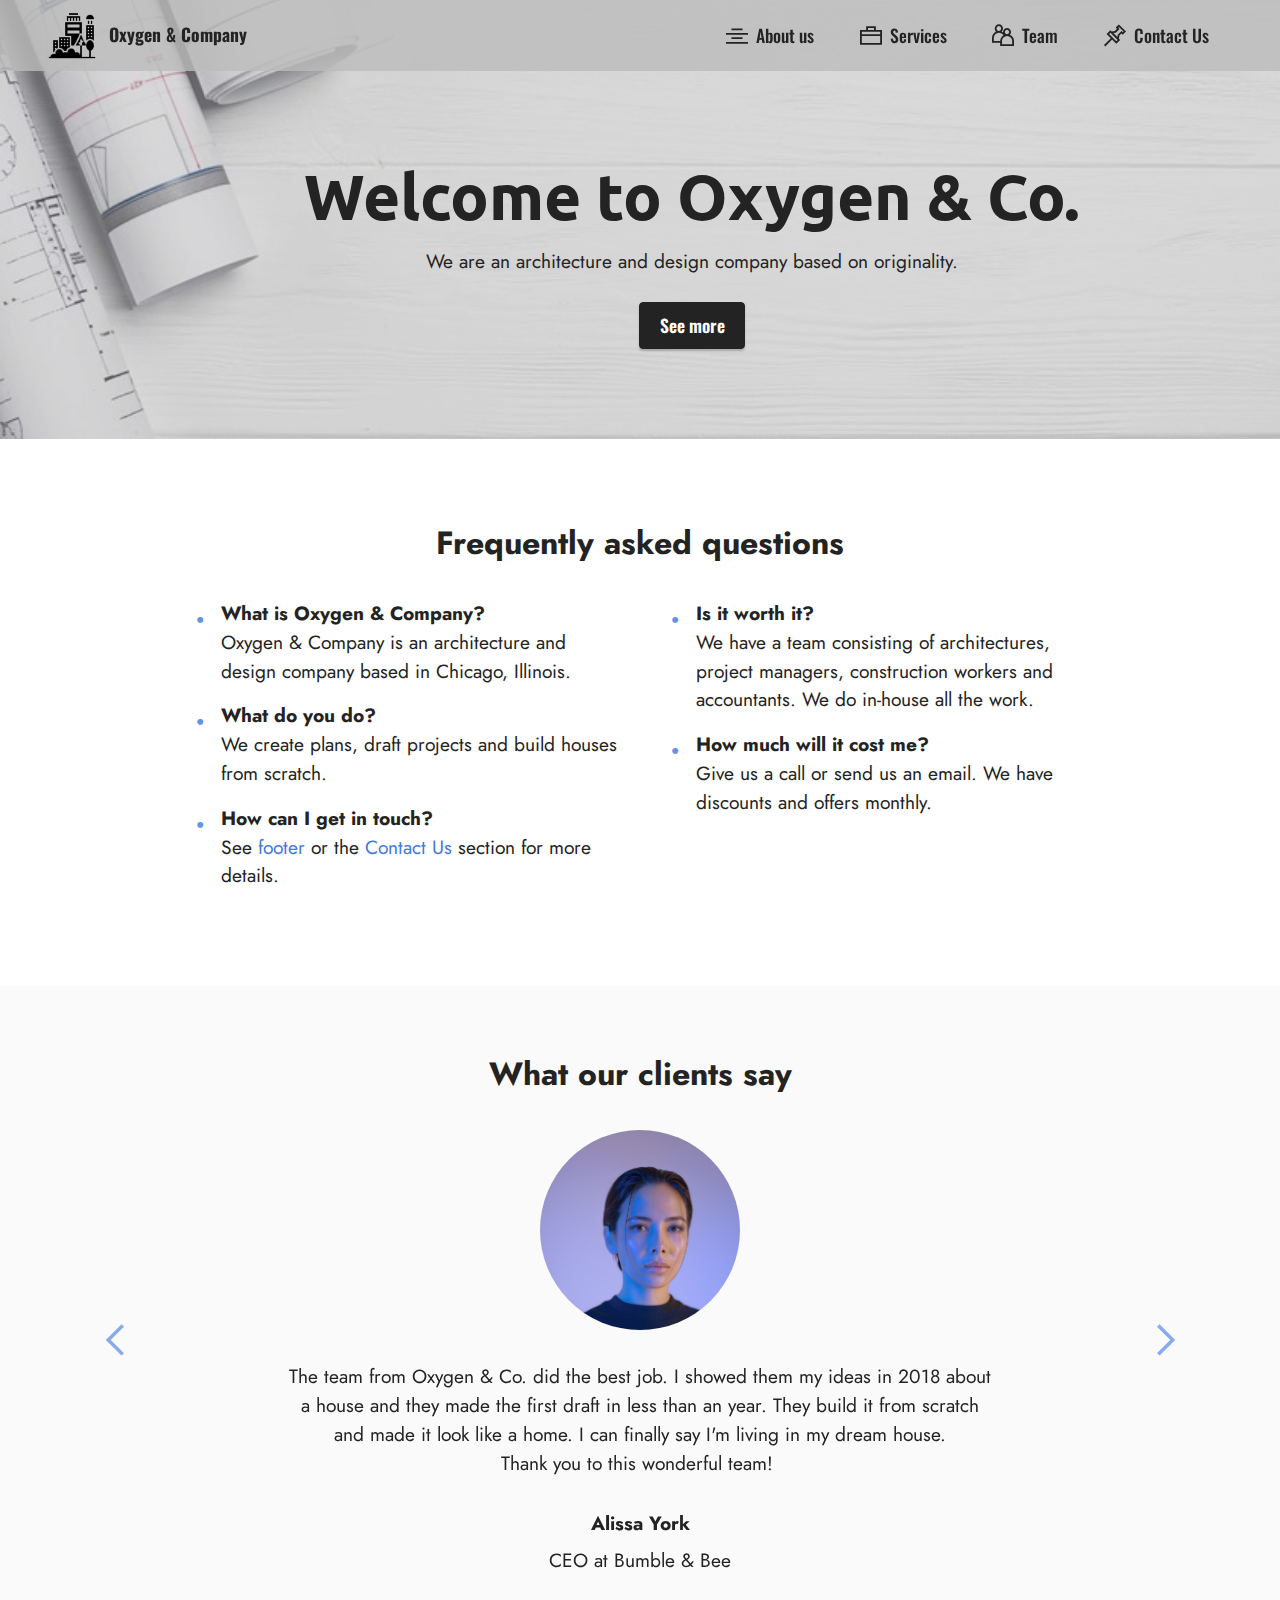
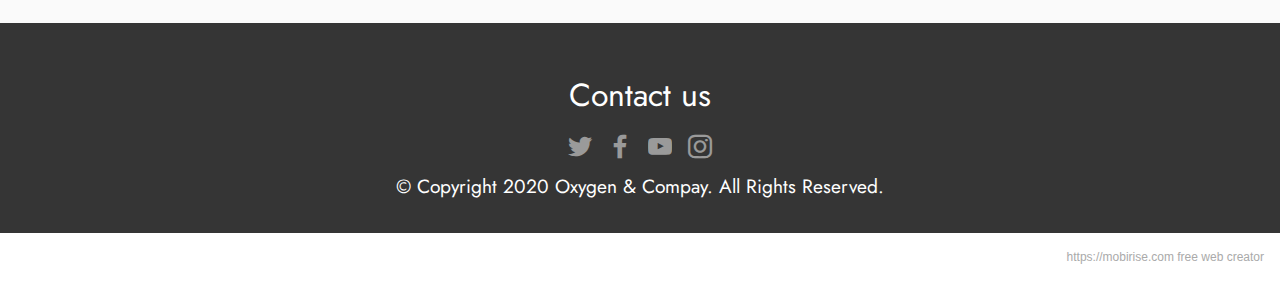
<file: index.html>
<!DOCTYPE html>
<html  >
<head>
  <!-- Site made with Mobirise Website Builder v5.2.0, https://mobirise.com -->
  <meta charset="UTF-8">
  <meta http-equiv="X-UA-Compatible" content="IE=edge">
  <meta name="generator" content="Mobirise v5.2.0, mobirise.com">
  <meta name="viewport" content="width=device-width, initial-scale=1, minimum-scale=1">
  <link rel="shortcut icon" href="assets/images/town.png" type="image/x-icon">
  <meta name="description" content="">
  
  
  <title>Home</title>
  <link rel="stylesheet" href="assets/web/assets/mobirise-icons2/mobirise2.css">
  <link rel="stylesheet" href="assets/tether/tether.min.css">
  <link rel="stylesheet" href="assets/bootstrap/css/bootstrap.min.css">
  <link rel="stylesheet" href="assets/bootstrap/css/bootstrap-grid.min.css">
  <link rel="stylesheet" href="assets/bootstrap/css/bootstrap-reboot.min.css">
  <link rel="stylesheet" href="assets/dropdown/css/style.css">
  <link rel="stylesheet" href="assets/socicon/css/styles.css">
  <link rel="stylesheet" href="assets/theme/css/style.css">
  <link rel="preload" as="style" href="assets/mobirise/css/mbr-additional.css"><link rel="stylesheet" href="assets/mobirise/css/mbr-additional.css" type="text/css">
  
  
  
  
</head>
<body>
  
  <section class="menu menu1 cid-sjIMBFK0ZA" once="menu" id="menu1-0">
    

    <nav class="navbar navbar-dropdown navbar-fixed-top navbar-expand-lg">
        <div class="container-fluid">
            <div class="navbar-brand">
                <span class="navbar-logo">
                    <a href="index.html">
                        <img src="assets/images/town.png" alt="Company Logo" style="height: 3rem;">
                    </a>
                </span>
                <span class="navbar-caption-wrap"><a class="navbar-caption text-black text-primary display-4" href="index.html">Oxygen &amp; Company</a></span>
            </div>
            <button class="navbar-toggler" type="button" data-toggle="collapse" data-target="#navbarSupportedContent" aria-controls="navbarNavAltMarkup" aria-expanded="false" aria-label="Toggle navigation">
                <div class="hamburger">
                    <span></span>
                    <span></span>
                    <span></span>
                    <span></span>
                </div>
            </button>
            <div class="collapse navbar-collapse" id="navbarSupportedContent">
                <ul class="navbar-nav nav-dropdown nav-right" data-app-modern-menu="true"><li class="nav-item"><a class="nav-link link text-black text-primary display-4" href="aboutus.html"><span class="mobi-mbri mobi-mbri-align-center mbr-iconfont mbr-iconfont-btn"></span>
                            About us</a></li>
                    <li class="nav-item"><a class="nav-link link text-black text-primary display-4" href="services.html"><span class="mobi-mbri mobi-mbri-briefcase mbr-iconfont mbr-iconfont-btn"></span>
                            Services</a></li><li class="nav-item"><a class="nav-link link text-black text-primary display-4" href="team.html"><span class="mobi-mbri mobi-mbri-users mbr-iconfont mbr-iconfont-btn"></span>Team</a></li>
                    <li class="nav-item"><a class="nav-link link text-black text-primary display-4" href="contactus.html"><span class="mobi-mbri mobi-mbri-pin mbr-iconfont mbr-iconfont-btn"></span>Contact Us</a>
                    </li></ul>
                
                
            </div>
        </div>
    </nav>
</section>

<section class="header3 cid-sjIONMHb0u" id="header3-1">

    

    <div class="mbr-overlay" style="opacity: 0.3; background-color: rgb(187, 187, 187);"></div>

    <div class="align-center container-fluid">
        <div class="row justify-content-end">
            <div class="col-12 col-lg-11">
                <h1 class="mbr-section-title mbr-fonts-style mb-3 display-1"><strong>Welcome to Oxygen &amp; Co.</strong><br></h1>
                
                <p class="mbr-text mbr-fonts-style display-7">We are an architecture and design company based on originality.</p>
                <div class="mbr-section-btn mt-3"><a class="btn btn-black display-4" href="https://ro.pinterest.com/ideas/architecture/918105274631/" target="_blank">See more</a></div>
            </div>
        </div>
    </div>
</section>

<section class="content13 cid-sjIXMh8tVC" id="content13-3">
    
    
    <div class="container">
        <div class="row justify-content-center">
            <div class="col-md-12 col-lg-10">
                <h3 class="mbr-section-title mbr-fonts-style mb-4 display-5">
                    <strong>Frequently asked questions</strong>
                </h3>
            </div>
        </div>
        <div class="row justify-content-center">
            <div class="col-md-12 col-lg-10">
                <div class="row justify-content-center">
                    <div class="col-12 col-lg-6">
                        <ul class="list mbr-fonts-style display-7">
                            <li><strong>What is Oxygen &amp; Company?</strong><br>Oxygen &amp; Company is an architecture and design company based in Chicago, Illinois.</li>
                            <li><strong>What do you do?</strong><br>We create plans, draft projects and build houses from scratch.</li>
                            <li><strong>How can I get in touch?</strong><br>See <a href="index.html#footer3-5" class="text-primary">footer</a> or the <a href="contactus.html" class="text-primary">Contact Us</a> section for more details.</li>
                        </ul>
                    </div>
                    <div class="col-12 col-lg-6">
                        <ul class="list mbr-fonts-style display-7">
                            <li><strong>Is it worth it?&nbsp;</strong><br>We have a team consisting of architectures, project managers, construction workers and accountants. We do in-house all the work.</li>
                            <li><strong>How much will it cost me?<br></strong>Give us a call or send us an email. We have discounts and offers monthly.</li>
                        </ul>
                    </div>
                </div>
            </div>
        </div>
    </div>
</section>

<section class="testimonails3 carousel slide testimonials-slider cid-sjIYps3gBN" data-interval="false" id="testimonials3-4">

    

    

    <div class="text-center container">
        <h3 class="mb-4 mbr-fonts-style display-5">
            <strong>What our clients say</strong></h3>

        <div class="carousel slide" role="listbox" data-pause="true" data-keyboard="false" data-ride="carousel" data-interval="6000">
            <div class="carousel-inner">
                
                
            <div class="carousel-item">
                    <div class="user col-md-8">
                        <div class="user_image">
                            <img src="assets/images/woman26.jpg" alt="A picture of a woman.">
                        </div>
                        <div class="user_text mb-4">
                            <p class="mbr-fonts-style display-7">
                                The team from Oxygen &amp; Co. did the best job. I showed them my ideas in 2018 about a house and they made the first draft in less than an year. They build it from scratch and made it look like a home. I can finally say I'm living in my dream house.<br>Thank you to this wonderful team!&nbsp;</p>
                        </div>
                        <div class="user_name mbr-fonts-style mb-2 display-7">
                            <strong>Alissa York</strong></div>
                        <div class="user_desk mbr-fonts-style display-7">
                            CEO at Bumble &amp; Bee</div>
                    </div>
                </div><div class="carousel-item">
                    <div class="user col-md-8">
                        <div class="user_image">
                            <img src="assets/images/man03.jpeg" alt="A picture of a bearded man">
                        </div>
                        <div class="user_text mb-4">
                            <p class="mbr-fonts-style display-7">I've met the Oxygen &amp; Co. team a long time ago, when they were just at the beginning. I had the pleasure to work with them more than once. We are loyal clients and great friends.</p>
                        </div>
                        <div class="user_name mbr-fonts-style mb-2 display-7">
                            <strong>Oti Panas</strong></div>
                        <div class="user_desk mbr-fonts-style display-7">Owner at Klaus Restaurant</div>
                    </div>
                </div><div class="carousel-item">
                    <div class="user col-md-8">
                        <div class="user_image">
                            <img src="assets/images/woman25.jpeg" alt="A picture of a ginger woman">
                        </div>
                        <div class="user_text mb-4">
                            <p class="mbr-fonts-style display-7">I've met this wonderful team years ago and participated with them in a lot of projects. They've just collaborated with my company for a project consisting of tearing down and building an apartment complex. <br>They are the best!</p>
                        </div>
                        <div class="user_name mbr-fonts-style mb-2 display-7">
                            <strong>Andrea Dodo</strong></div>
                        <div class="user_desk mbr-fonts-style display-7">
                            Designer/ Owner at DodoDesign</div>
                    </div>
                </div></div>

            <div class="carousel-controls">
                <a class="carousel-control-prev" role="button" data-slide="prev">
                    <span aria-hidden="true" class="mobi-mbri mobi-mbri-arrow-prev mbr-iconfont"></span>
                    <span class="sr-only">Previous</span>
                </a>

                <a class="carousel-control-next" role="button" data-slide="next">
                    <span aria-hidden="true" class="mobi-mbri mobi-mbri-arrow-next mbr-iconfont"></span>
                    <span class="sr-only">Next</span>
                </a>
            </div>
        </div>
    </div>
</section>

<section class="footer3 cid-sjJ6aDrCdu" once="footers" id="footer3-5">

    

    

    <div class="container-fluid">
        <div class="media-container-row align-center mbr-white">
            <div class="row row-links">
                <ul class="foot-menu">
                    
                    
                    
                    
                    
                <li class="foot-menu-item mbr-fonts-style display-5">Contact us</li></ul>
            </div>
            <div class="row social-row">
                <div class="social-list align-right pb-2">
                    
                    
                    
                    
                    
                    
                <div class="soc-item">
                        <a href="https://twitter.com/architecturehub" target="_blank">
                            <span class="mbr-iconfont mbr-iconfont-social socicon-twitter socicon"></span>
                        </a>
                    </div><div class="soc-item">
                        <a href="https://www.facebook.com/ArchiDesiign/" target="_blank">
                            <span class="mbr-iconfont mbr-iconfont-social socicon-facebook socicon"></span>
                        </a>
                    </div><div class="soc-item">
                        <a href="https://www.youtube.com/watch?v=_C5vCGB8Xx0" target="_blank">
                            <span class="mbr-iconfont mbr-iconfont-social socicon-youtube socicon"></span>
                        </a>
                    </div><div class="soc-item">
                        <a href="https://www.instagram.com/amazing.architecture/?hl=de" target="_blank">
                            <span class="mbr-iconfont mbr-iconfont-social socicon-instagram socicon"></span>
                        </a>
                    </div></div>
            </div>
            <div class="row row-copirayt">
                <p class="mbr-text mb-0 mbr-fonts-style mbr-white align-center display-7">
                    © Copyright 2020 Oxygen &amp; Compay. All Rights Reserved.
                </p>
            </div>
        </div>
    </div>
</section><section style="background-color: #fff; font-family: -apple-system, BlinkMacSystemFont, 'Segoe UI', 'Roboto', 'Helvetica Neue', Arial, sans-serif; color:#aaa; font-size:12px; padding: 0; align-items: center; display: flex;"><a href="https://mobirise.site/x" style="flex: 1 1; height: 3rem; padding-left: 1rem;"></a><p style="flex: 0 0 auto; margin:0; padding-right:1rem;"><a href="https://mobirise.site" style="color:#aaa;">https://mobirise.com</a> free web creator</p></section><script src="assets/web/assets/jquery/jquery.min.js"></script>  <script src="assets/popper/popper.min.js"></script>  <script src="assets/tether/tether.min.js"></script>  <script src="assets/bootstrap/js/bootstrap.min.js"></script>  <script src="assets/smoothscroll/smooth-scroll.js"></script>  <script src="assets/dropdown/js/nav-dropdown.js"></script>  <script src="assets/dropdown/js/navbar-dropdown.js"></script>  <script src="assets/touchswipe/jquery.touch-swipe.min.js"></script>  <script src="assets/bootstrapcarouselswipe/bootstrap-carousel-swipe.js"></script>  <script src="assets/mbr-testimonials-slider/mbr-testimonials-slider.js"></script>  <script src="assets/theme/js/script.js"></script>  
  
  
</body>
</html>
</file>
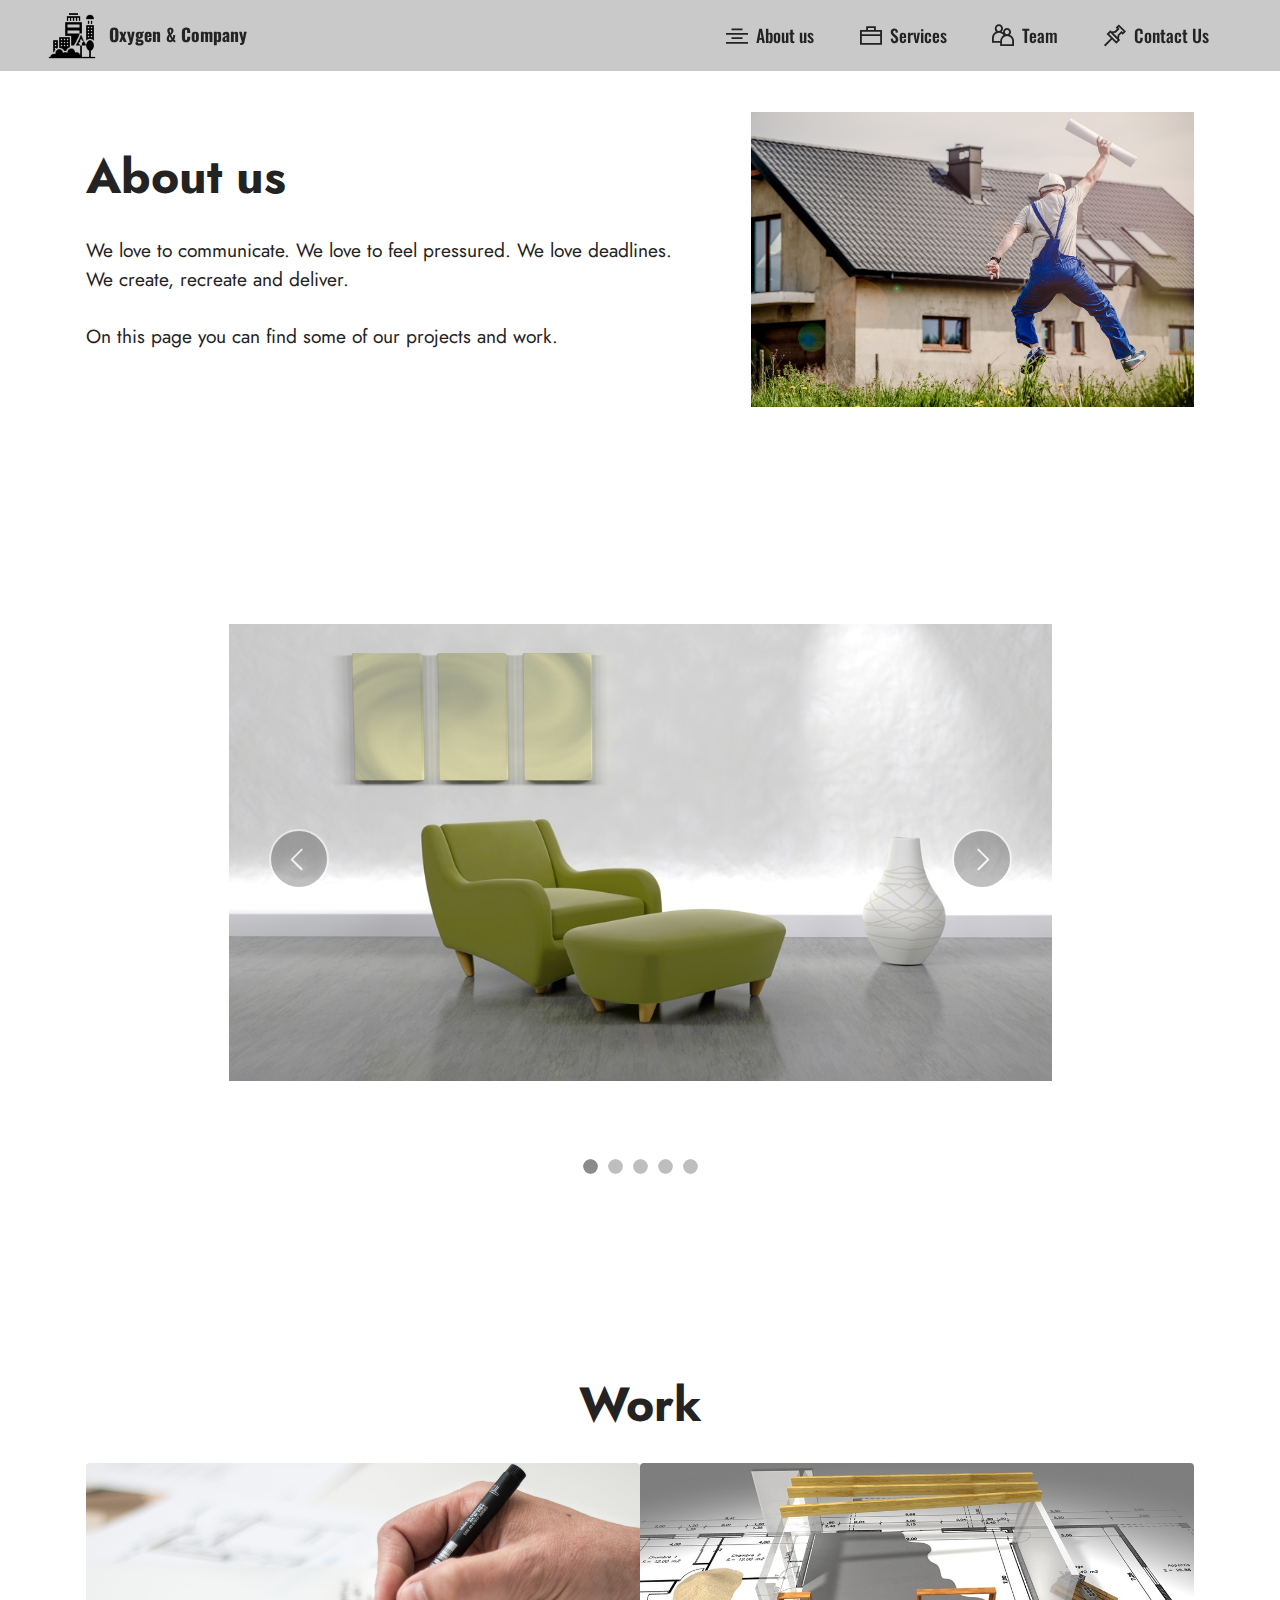
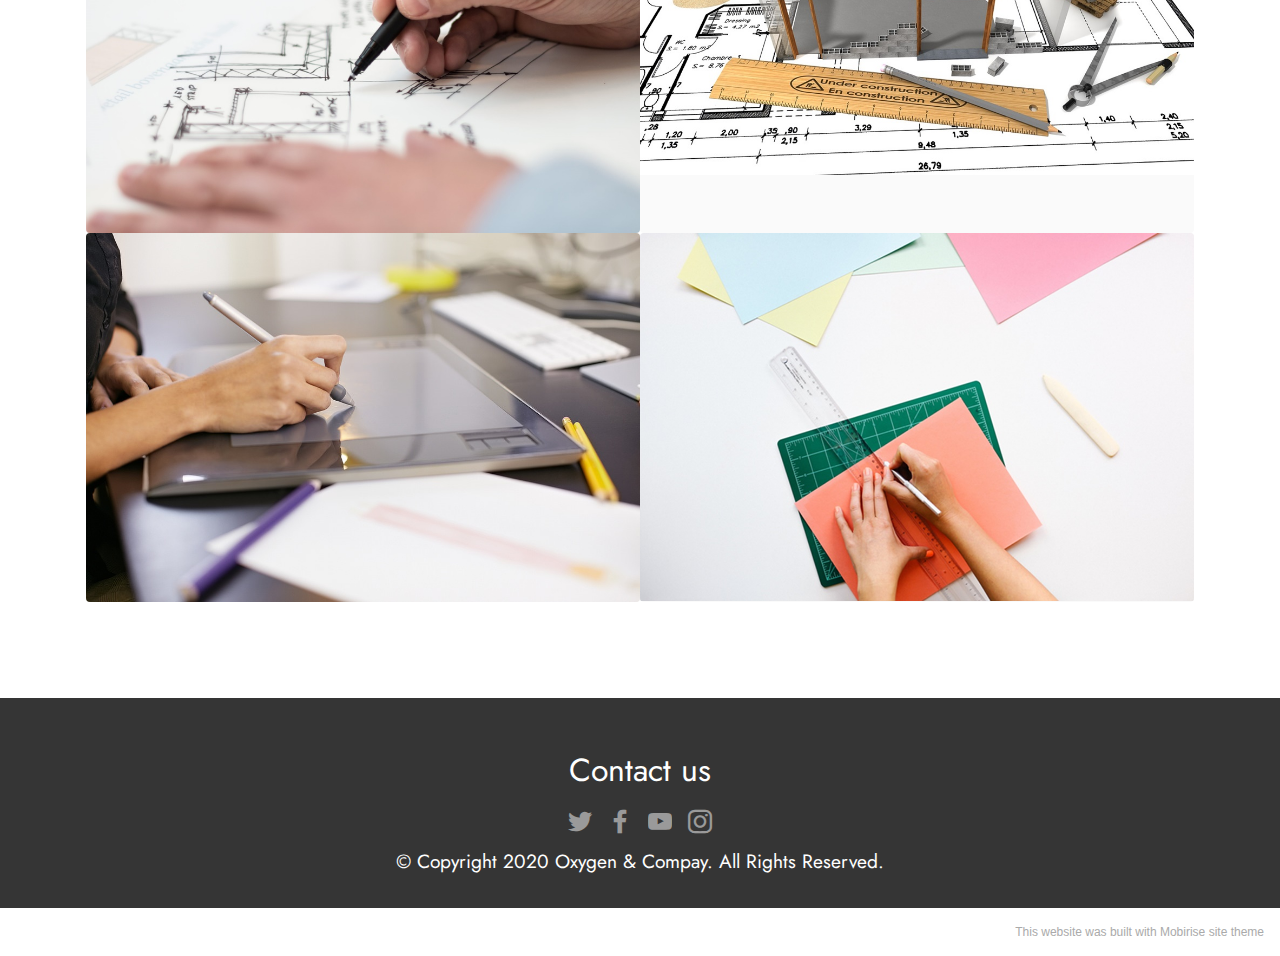
<file: aboutus.html>
<!DOCTYPE html>
<html  >
<head>
  <!-- Site made with Mobirise Website Builder v5.2.0, https://mobirise.com -->
  <meta charset="UTF-8">
  <meta http-equiv="X-UA-Compatible" content="IE=edge">
  <meta name="generator" content="Mobirise v5.2.0, mobirise.com">
  <meta name="viewport" content="width=device-width, initial-scale=1, minimum-scale=1">
  <link rel="shortcut icon" href="assets/images/town.png" type="image/x-icon">
  <meta name="description" content="">
  
  
  <title>About Us</title>
  <link rel="stylesheet" href="assets/web/assets/mobirise-icons2/mobirise2.css">
  <link rel="stylesheet" href="assets/tether/tether.min.css">
  <link rel="stylesheet" href="assets/bootstrap/css/bootstrap.min.css">
  <link rel="stylesheet" href="assets/bootstrap/css/bootstrap-grid.min.css">
  <link rel="stylesheet" href="assets/bootstrap/css/bootstrap-reboot.min.css">
  <link rel="stylesheet" href="assets/dropdown/css/style.css">
  <link rel="stylesheet" href="assets/socicon/css/styles.css">
  <link rel="stylesheet" href="assets/theme/css/style.css">
  <link rel="preload" as="style" href="assets/mobirise/css/mbr-additional.css"><link rel="stylesheet" href="assets/mobirise/css/mbr-additional.css" type="text/css">
  
  
  
  
</head>
<body>
  
  <section class="menu menu1 cid-sjIMBFK0ZA" once="menu" id="menu1-6">
    

    <nav class="navbar navbar-dropdown navbar-fixed-top navbar-expand-lg">
        <div class="container-fluid">
            <div class="navbar-brand">
                <span class="navbar-logo">
                    <a href="index.html">
                        <img src="assets/images/town.png" alt="Company Logo" style="height: 3rem;">
                    </a>
                </span>
                <span class="navbar-caption-wrap"><a class="navbar-caption text-black text-primary display-4" href="index.html">Oxygen &amp; Company</a></span>
            </div>
            <button class="navbar-toggler" type="button" data-toggle="collapse" data-target="#navbarSupportedContent" aria-controls="navbarNavAltMarkup" aria-expanded="false" aria-label="Toggle navigation">
                <div class="hamburger">
                    <span></span>
                    <span></span>
                    <span></span>
                    <span></span>
                </div>
            </button>
            <div class="collapse navbar-collapse" id="navbarSupportedContent">
                <ul class="navbar-nav nav-dropdown nav-right" data-app-modern-menu="true"><li class="nav-item"><a class="nav-link link text-black text-primary display-4" href="aboutus.html"><span class="mobi-mbri mobi-mbri-align-center mbr-iconfont mbr-iconfont-btn"></span>
                            About us</a></li>
                    <li class="nav-item"><a class="nav-link link text-black text-primary display-4" href="services.html"><span class="mobi-mbri mobi-mbri-briefcase mbr-iconfont mbr-iconfont-btn"></span>
                            Services</a></li><li class="nav-item"><a class="nav-link link text-black text-primary display-4" href="team.html"><span class="mobi-mbri mobi-mbri-users mbr-iconfont mbr-iconfont-btn"></span>Team</a></li>
                    <li class="nav-item"><a class="nav-link link text-black text-primary display-4" href="contactus.html"><span class="mobi-mbri mobi-mbri-pin mbr-iconfont mbr-iconfont-btn"></span>Contact Us</a>
                    </li></ul>
                
                
            </div>
        </div>
    </nav>
</section>

<section class="features18 cid-sjJBIIERK6" id="features19-9">

    

    
    <div class="container">
        <div class="row justify-content-center">
            <div class="card col-12 col-lg">
                <div class="card-wrapper">
                    <h6 class="card-title mbr-fonts-style mb-4 display-2">
                        <strong>About us</strong></h6>
                    <p class="mbr-text mbr-fonts-style display-7">
                        We love to communicate. We love to feel pressured. We love deadlines. We create, recreate and deliver.&nbsp;<br><br>On this page you can find some of our projects and work.</p>
                    
                </div>
            </div>
            <div class="col-12 col-lg-5">
                <div class="image-wrapper">
                    <img src="assets/images/building-1080591.jpg" alt="A man with some papers in his hand jumping.">
                </div>
            </div>
        </div>
    </div>
</section>

<section class="slider2 cid-sjJzWtLTgf" id="slider2-8">
    

    
    <div class="container">
        <div class="row justify-content-center">
            <div class="col-12 col-md-9">
                <div class="carousel slide" id="skXumdkjBy" data-ride="carousel" data-interval="4000">
                    
                    <ol class="carousel-indicators">
                        <li data-slide-to="0" class="active" data-target="#skXumdkjBy"></li>
                        <li data-slide-to="1" data-target="#skXumdkjBy"></li>
                        <li data-slide-to="2" data-target="#skXumdkjBy"></li><li data-slide-to="3" data-target="#skXumdkjBy"></li><li data-slide-to="4" data-target="#skXumdkjBy"></li>
                    </ol>
                    <div class="carousel-inner">
                        <div class="carousel-item slider-image item active">
                            <div class="item-wrapper">
                                <img class="d-block w-100" src="assets/images/slide1.jpg">
                                
                            </div>
                        </div>
                        <div class="carousel-item slider-image item">
                            <div class="item-wrapper">
                                <img class="d-block w-100" src="assets/images/slide3.jpg">
                                
                            </div>
                        </div>
                        <div class="carousel-item slider-image item">
                            <div class="item-wrapper">
                                <img class="d-block w-100" src="assets/images/slide4.jpg">
                                
                            </div>
                        </div><div class="carousel-item slider-image item">
                            <div class="item-wrapper">
                                <img class="d-block w-100" src="assets/images/slide5.jpg">
                                
                            </div>
                        </div><div class="carousel-item slider-image item">
                            <div class="item-wrapper">
                                <img class="d-block w-100" src="assets/images/slide6.jpg">
                                
                            </div>
                        </div>
                    </div>
                    <a class="carousel-control carousel-control-prev" role="button" data-slide="prev" href="#skXumdkjBy">
                        <span class="mobi-mbri mobi-mbri-arrow-prev" aria-hidden="true"></span>
                        <span class="sr-only">Previous</span>
                    </a>
                    <a class="carousel-control carousel-control-next" role="button" data-slide="next" href="#skXumdkjBy">
                        <span class="mobi-mbri mobi-mbri-arrow-next" aria-hidden="true"></span>
                        <span class="sr-only">Next</span>
                    </a>
                </div>
            </div>
        </div>
    </div>
</section>

<section class="gallery1 cid-sjJDC6GbQw" id="gallery1-a">
    
    
    <div class="container">
        <div class="mbr-section-head">
            <h4 class="mbr-section-title mbr-fonts-style align-center mb-0 display-2">
                <strong>Work</strong></h4>
            
        </div>
        <div class="row mt-4">
            <div class="item features-image сol-12 col-md-6 col-lg-6">
                <div class="item-wrapper">
                    <div class="item-img">
                        <img src="assets/images/pexels-photo-1109541.jpeg" alt="A drawing of a building.">
                    </div>
                    
                    
                </div>
            </div>
            <div class="item features-image сol-12 col-md-6 col-lg-6">
                <div class="item-wrapper">
                    <div class="item-img">
                        <img src="assets/images/work-3480187.jpg" alt="An architecture sketch.">
                    </div>
                    
                    
                </div>
            </div>
            <div class="item features-image сol-12 col-md-6 col-lg-6">
                <div class="item-wrapper">
                    <div class="item-img">
                        <img src="assets/images/work5.jpg" alt="Someone drawing on a tablet.">
                    </div>
                    
                    
                </div>
            </div>
            <div class="item features-image сol-12 col-md-6 col-lg-6">
                <div class="item-wrapper">
                    <div class="item-img">
                        <img src="assets/images/desk-office-pen-1.jpg" alt="Someone drawing." title="">
                    </div>
                    
                    
                </div>
            </div>
        </div>
    </div>
</section>

<section class="footer3 cid-sjJ6aDrCdu" once="footers" id="footer3-7">

    

    

    <div class="container-fluid">
        <div class="media-container-row align-center mbr-white">
            <div class="row row-links">
                <ul class="foot-menu">
                    
                    
                    
                    
                    
                <li class="foot-menu-item mbr-fonts-style display-5">Contact us</li></ul>
            </div>
            <div class="row social-row">
                <div class="social-list align-right pb-2">
                    
                    
                    
                    
                    
                    
                <div class="soc-item">
                        <a href="https://twitter.com/architecturehub" target="_blank">
                            <span class="mbr-iconfont mbr-iconfont-social socicon-twitter socicon"></span>
                        </a>
                    </div><div class="soc-item">
                        <a href="https://www.facebook.com/ArchiDesiign/" target="_blank">
                            <span class="mbr-iconfont mbr-iconfont-social socicon-facebook socicon"></span>
                        </a>
                    </div><div class="soc-item">
                        <a href="https://www.youtube.com/watch?v=_C5vCGB8Xx0" target="_blank">
                            <span class="mbr-iconfont mbr-iconfont-social socicon-youtube socicon"></span>
                        </a>
                    </div><div class="soc-item">
                        <a href="https://www.instagram.com/amazing.architecture/?hl=de" target="_blank">
                            <span class="mbr-iconfont mbr-iconfont-social socicon-instagram socicon"></span>
                        </a>
                    </div></div>
            </div>
            <div class="row row-copirayt">
                <p class="mbr-text mb-0 mbr-fonts-style mbr-white align-center display-7">
                    © Copyright 2020 Oxygen &amp; Compay. All Rights Reserved.
                </p>
            </div>
        </div>
    </div>
</section><section style="background-color: #fff; font-family: -apple-system, BlinkMacSystemFont, 'Segoe UI', 'Roboto', 'Helvetica Neue', Arial, sans-serif; color:#aaa; font-size:12px; padding: 0; align-items: center; display: flex;"><a href="https://mobirise.site/w" style="flex: 1 1; height: 3rem; padding-left: 1rem;"></a><p style="flex: 0 0 auto; margin:0; padding-right:1rem;"><a href="https://mobirise.site/q" style="color:#aaa;">This website</a> was built with Mobirise site theme</p></section><script src="assets/web/assets/jquery/jquery.min.js"></script>  <script src="assets/popper/popper.min.js"></script>  <script src="assets/tether/tether.min.js"></script>  <script src="assets/bootstrap/js/bootstrap.min.js"></script>  <script src="assets/smoothscroll/smooth-scroll.js"></script>  <script src="assets/dropdown/js/nav-dropdown.js"></script>  <script src="assets/dropdown/js/navbar-dropdown.js"></script>  <script src="assets/touchswipe/jquery.touch-swipe.min.js"></script>  <script src="assets/theme/js/script.js"></script>  
  
  
</body>
</html>
</file>
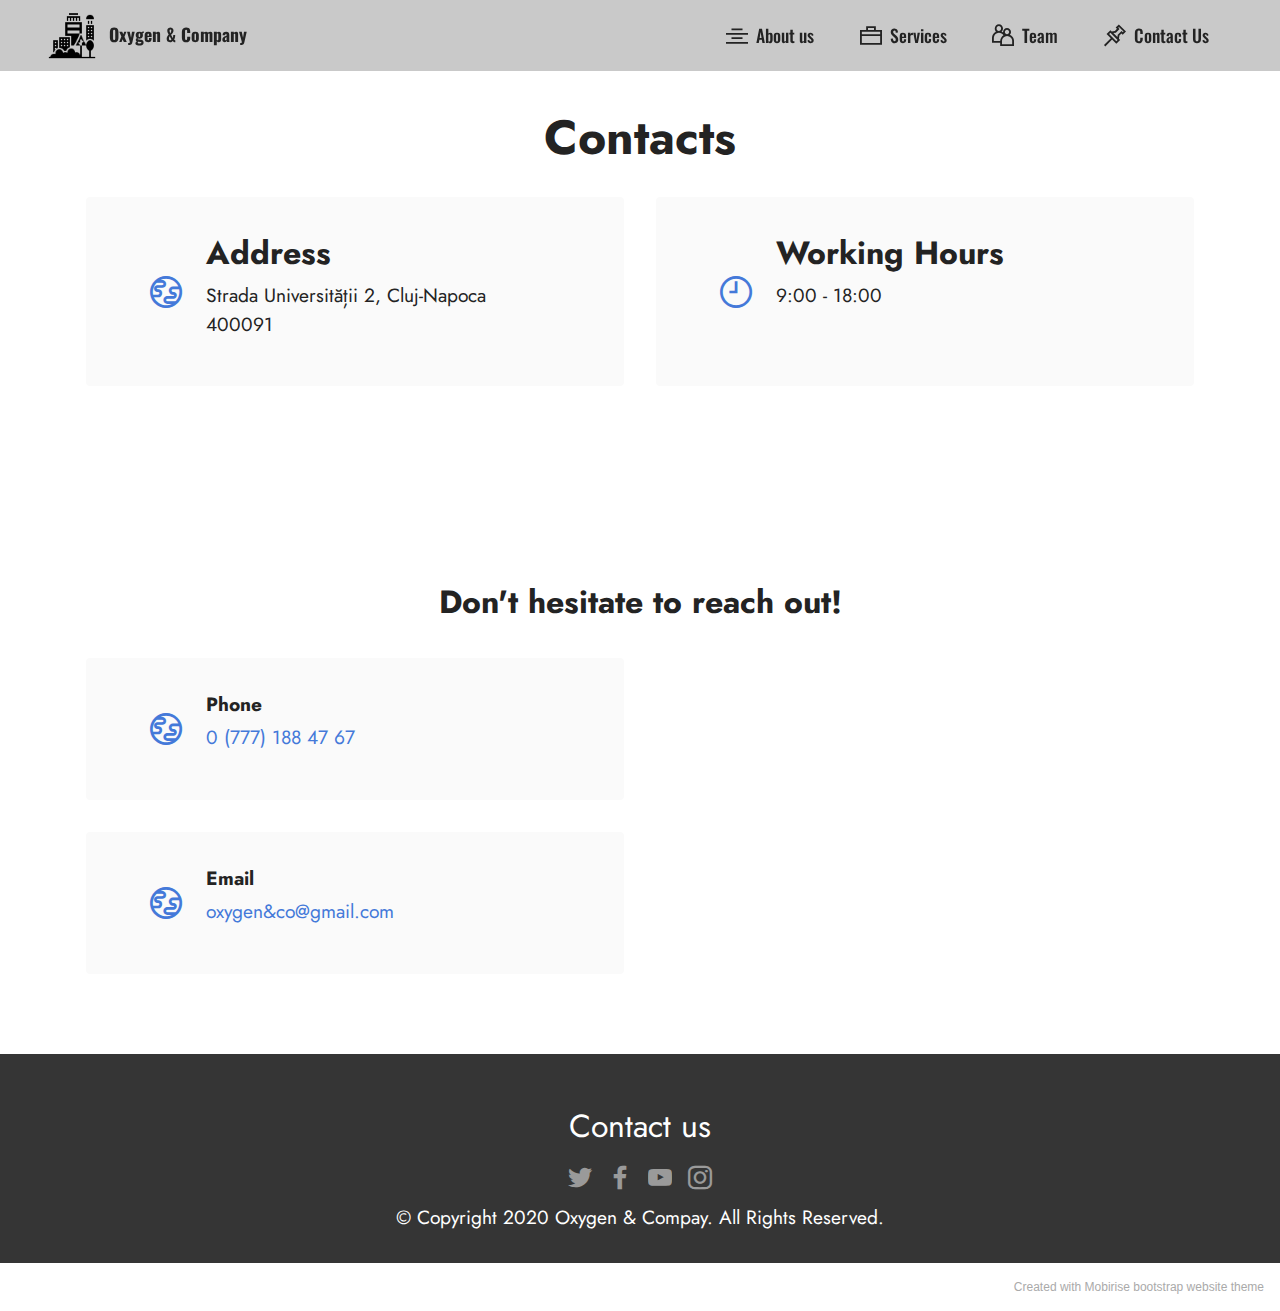
<file: contactus.html>
<!DOCTYPE html>
<html  >
<head>
  <!-- Site made with Mobirise Website Builder v5.2.0, https://mobirise.com -->
  <meta charset="UTF-8">
  <meta http-equiv="X-UA-Compatible" content="IE=edge">
  <meta name="generator" content="Mobirise v5.2.0, mobirise.com">
  <meta name="viewport" content="width=device-width, initial-scale=1, minimum-scale=1">
  <link rel="shortcut icon" href="assets/images/town.png" type="image/x-icon">
  <meta name="description" content="">
  
  
  <title>Contact Us</title>
  <link rel="stylesheet" href="assets/web/assets/mobirise-icons2/mobirise2.css">
  <link rel="stylesheet" href="assets/tether/tether.min.css">
  <link rel="stylesheet" href="assets/bootstrap/css/bootstrap.min.css">
  <link rel="stylesheet" href="assets/bootstrap/css/bootstrap-grid.min.css">
  <link rel="stylesheet" href="assets/bootstrap/css/bootstrap-reboot.min.css">
  <link rel="stylesheet" href="assets/dropdown/css/style.css">
  <link rel="stylesheet" href="assets/socicon/css/styles.css">
  <link rel="stylesheet" href="assets/theme/css/style.css">
  <link rel="preload" as="style" href="assets/mobirise/css/mbr-additional.css"><link rel="stylesheet" href="assets/mobirise/css/mbr-additional.css" type="text/css">
  
  
  
  
</head>
<body>
  
  <section class="menu menu1 cid-sjIMBFK0ZA" once="menu" id="menu1-l">
    

    <nav class="navbar navbar-dropdown navbar-fixed-top navbar-expand-lg">
        <div class="container-fluid">
            <div class="navbar-brand">
                <span class="navbar-logo">
                    <a href="index.html">
                        <img src="assets/images/town.png" alt="Company Logo" style="height: 3rem;">
                    </a>
                </span>
                <span class="navbar-caption-wrap"><a class="navbar-caption text-black text-primary display-4" href="index.html">Oxygen &amp; Company</a></span>
            </div>
            <button class="navbar-toggler" type="button" data-toggle="collapse" data-target="#navbarSupportedContent" aria-controls="navbarNavAltMarkup" aria-expanded="false" aria-label="Toggle navigation">
                <div class="hamburger">
                    <span></span>
                    <span></span>
                    <span></span>
                    <span></span>
                </div>
            </button>
            <div class="collapse navbar-collapse" id="navbarSupportedContent">
                <ul class="navbar-nav nav-dropdown nav-right" data-app-modern-menu="true"><li class="nav-item"><a class="nav-link link text-black text-primary display-4" href="aboutus.html"><span class="mobi-mbri mobi-mbri-align-center mbr-iconfont mbr-iconfont-btn"></span>
                            About us</a></li>
                    <li class="nav-item"><a class="nav-link link text-black text-primary display-4" href="services.html"><span class="mobi-mbri mobi-mbri-briefcase mbr-iconfont mbr-iconfont-btn"></span>
                            Services</a></li><li class="nav-item"><a class="nav-link link text-black text-primary display-4" href="team.html"><span class="mobi-mbri mobi-mbri-users mbr-iconfont mbr-iconfont-btn"></span>Team</a></li>
                    <li class="nav-item"><a class="nav-link link text-black text-primary display-4" href="contactus.html"><span class="mobi-mbri mobi-mbri-pin mbr-iconfont mbr-iconfont-btn"></span>Contact Us</a>
                    </li></ul>
                
                
            </div>
        </div>
    </nav>
</section>

<section class="contacts2 cid-sjJMuuIOey" id="contacts2-o">
    <!---->
    
    
    <div class="container">
        <div class="mbr-section-head">
            <h3 class="mbr-section-title mbr-fonts-style align-center mb-0 display-2">
                <strong>Contacts</strong>
            </h3>
            
        </div>
        <div class="row justify-content-center mt-4">
            <div class="card col-12 col-md-6">
                <div class="card-wrapper">
                    <div class="image-wrapper">
                        <span class="mbr-iconfont mobi-mbri-globe mobi-mbri"></span>
                    </div>
                    <div class="text-wrapper">
                        <h6 class="card-title mbr-fonts-style mb-1 display-5">
                            <strong>Address</strong>
                        </h6>
                        <p class="mbr-text mbr-fonts-style display-7">Strada Universității 2, Cluj-Napoca 400091&nbsp; &nbsp; &nbsp; &nbsp; &nbsp; &nbsp; &nbsp; &nbsp; &nbsp; &nbsp; &nbsp; &nbsp; &nbsp;</p>
                    </div>
                </div>
            </div>
            <div class="card col-12 col-md-6">
                <div class="card-wrapper">
                    <div class="image-wrapper">
                        <span class="mbr-iconfont mobi-mbri-clock mobi-mbri"></span>
                    </div>
                    <div class="text-wrapper">
                        <h6 class="card-title mbr-fonts-style mb-1 display-5"><strong>Working Hours</strong></h6>
                        <p class="mbr-text mbr-fonts-style display-7">9:00 - 18:00</p>
                    </div>
                </div>
            </div>
            
            
        </div>
    </div>
</section>

<section class="contacts3 map1 cid-sjJMrlsst1" id="contacts3-n">

    
    
    <div class="container">
        <div class="mbr-section-head">
            <h3 class="mbr-section-title mbr-fonts-style align-center mb-0 display-5"><strong>Don't hesitate to reach out!</strong></h3>
            
        </div>
        <div class="row justify-content-center mt-4">
            <div class="card col-12 col-md-6">
                <div class="card-wrapper">
                    <div class="image-wrapper">
                        <span class="mbr-iconfont mobi-mbri-globe mobi-mbri"></span>
                    </div>
                    <div class="text-wrapper">
                        <h6 class="card-title mbr-fonts-style mb-1 display-7">
                            <strong>Phone</strong>
                        </h6>
                        <p class="mbr-text mbr-fonts-style display-7">
                            <a href="tel:+1 810 5576932" class="text-primary">0 (777) 188 47 67</a>
                        </p>
                    </div>
                </div>
                <div class="card-wrapper">
                    <div class="image-wrapper">
                        <span class="mbr-iconfont mobi-mbri-globe mobi-mbri"></span>
                    </div>
                    <div class="text-wrapper">
                        <h6 class="card-title mbr-fonts-style mb-1 display-7">
                            <strong>Email</strong>
                        </h6>
                        <p class="mbr-text mbr-fonts-style display-7"><a href="mailto:oxygen&co@site.com" class="text-primary">oxygen&amp;co@gmail.com</a>
                        </p>
                    </div>
                </div>
            </div>
            <div class="map-wrapper col-12 col-md-6">
                <div class="google-map"><iframe frameborder="0" style="border:0" src="https://www.google.com/maps/embed/v1/place?key=AIzaSyDk89J4FSunMF33ruMVWJaJht_Ro0kvoXs&amp;q=Strada Universității 2, Cluj-Napoca 400091" allowfullscreen=""></iframe></div>
            </div>
        </div>
    </div>
</section>

<section class="footer3 cid-sjJ6aDrCdu" once="footers" id="footer3-m">

    

    

    <div class="container-fluid">
        <div class="media-container-row align-center mbr-white">
            <div class="row row-links">
                <ul class="foot-menu">
                    
                    
                    
                    
                    
                <li class="foot-menu-item mbr-fonts-style display-5">Contact us</li></ul>
            </div>
            <div class="row social-row">
                <div class="social-list align-right pb-2">
                    
                    
                    
                    
                    
                    
                <div class="soc-item">
                        <a href="https://twitter.com/architecturehub" target="_blank">
                            <span class="mbr-iconfont mbr-iconfont-social socicon-twitter socicon"></span>
                        </a>
                    </div><div class="soc-item">
                        <a href="https://www.facebook.com/ArchiDesiign/" target="_blank">
                            <span class="mbr-iconfont mbr-iconfont-social socicon-facebook socicon"></span>
                        </a>
                    </div><div class="soc-item">
                        <a href="https://www.youtube.com/watch?v=_C5vCGB8Xx0" target="_blank">
                            <span class="mbr-iconfont mbr-iconfont-social socicon-youtube socicon"></span>
                        </a>
                    </div><div class="soc-item">
                        <a href="https://www.instagram.com/amazing.architecture/?hl=de" target="_blank">
                            <span class="mbr-iconfont mbr-iconfont-social socicon-instagram socicon"></span>
                        </a>
                    </div></div>
            </div>
            <div class="row row-copirayt">
                <p class="mbr-text mb-0 mbr-fonts-style mbr-white align-center display-7">
                    © Copyright 2020 Oxygen &amp; Compay. All Rights Reserved.
                </p>
            </div>
        </div>
    </div>
</section><section style="background-color: #fff; font-family: -apple-system, BlinkMacSystemFont, 'Segoe UI', 'Roboto', 'Helvetica Neue', Arial, sans-serif; color:#aaa; font-size:12px; padding: 0; align-items: center; display: flex;"><a href="https://mobirise.site/s" style="flex: 1 1; height: 3rem; padding-left: 1rem;"></a><p style="flex: 0 0 auto; margin:0; padding-right:1rem;"><a href="https://mobirise.site/t" style="color:#aaa;">Created</a> with Mobirise bootstrap website theme</p></section><script src="assets/web/assets/jquery/jquery.min.js"></script>  <script src="assets/popper/popper.min.js"></script>  <script src="assets/tether/tether.min.js"></script>  <script src="assets/bootstrap/js/bootstrap.min.js"></script>  <script src="assets/smoothscroll/smooth-scroll.js"></script>  <script src="assets/dropdown/js/nav-dropdown.js"></script>  <script src="assets/dropdown/js/navbar-dropdown.js"></script>  <script src="assets/touchswipe/jquery.touch-swipe.min.js"></script>  <script src="assets/theme/js/script.js"></script>  
  
  
</body>
</html>
</file>
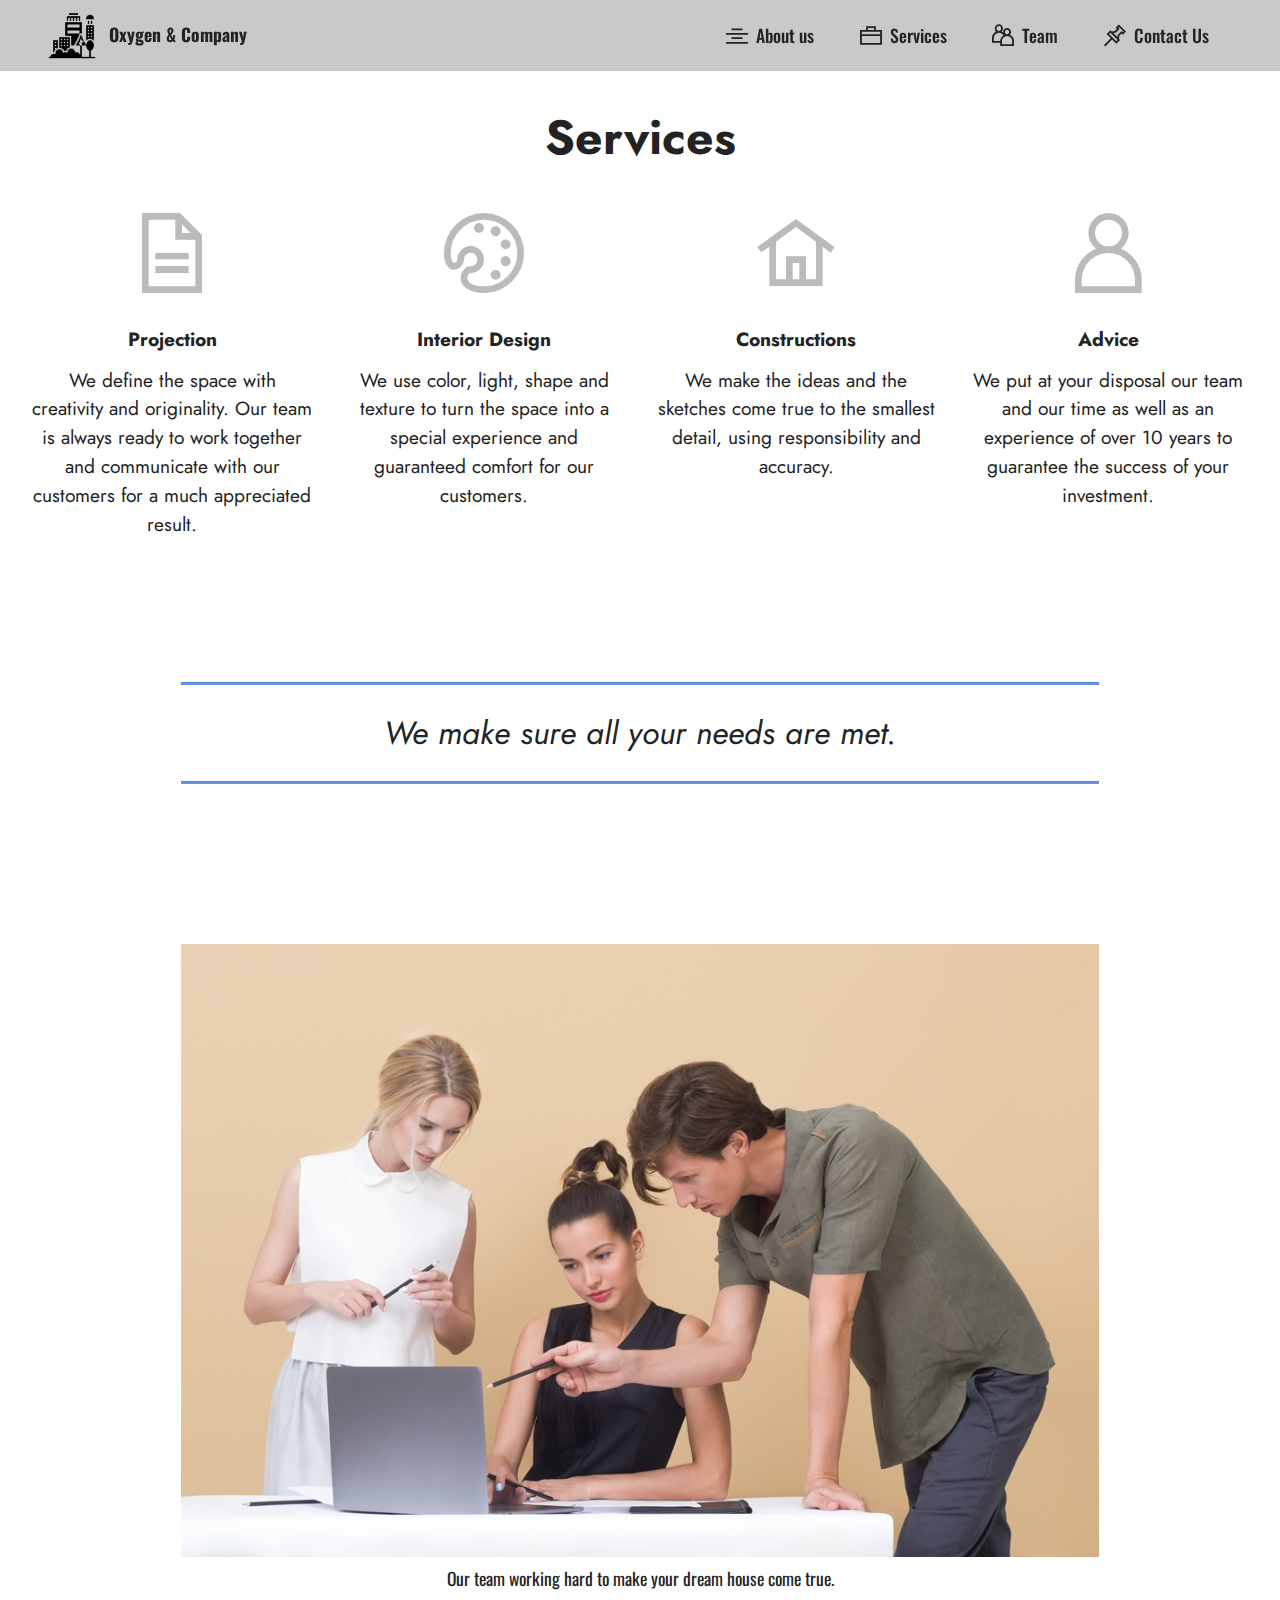
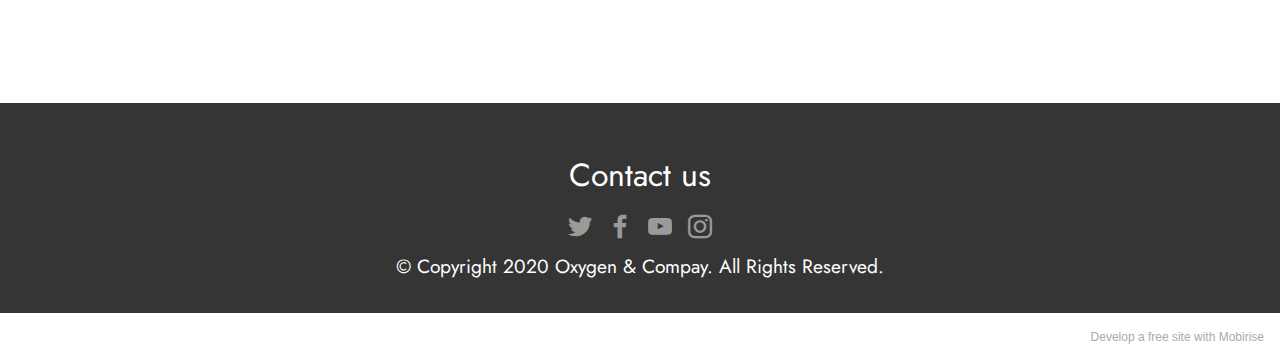
<file: services.html>
<!DOCTYPE html>
<html  >
<head>
  <!-- Site made with Mobirise Website Builder v5.2.0, https://mobirise.com -->
  <meta charset="UTF-8">
  <meta http-equiv="X-UA-Compatible" content="IE=edge">
  <meta name="generator" content="Mobirise v5.2.0, mobirise.com">
  <meta name="viewport" content="width=device-width, initial-scale=1, minimum-scale=1">
  <link rel="shortcut icon" href="assets/images/town.png" type="image/x-icon">
  <meta name="description" content="">
  
  
  <title>Services</title>
  <link rel="stylesheet" href="assets/web/assets/mobirise-icons2/mobirise2.css">
  <link rel="stylesheet" href="assets/tether/tether.min.css">
  <link rel="stylesheet" href="assets/bootstrap/css/bootstrap.min.css">
  <link rel="stylesheet" href="assets/bootstrap/css/bootstrap-grid.min.css">
  <link rel="stylesheet" href="assets/bootstrap/css/bootstrap-reboot.min.css">
  <link rel="stylesheet" href="assets/dropdown/css/style.css">
  <link rel="stylesheet" href="assets/socicon/css/styles.css">
  <link rel="stylesheet" href="assets/theme/css/style.css">
  <link rel="preload" as="style" href="assets/mobirise/css/mbr-additional.css"><link rel="stylesheet" href="assets/mobirise/css/mbr-additional.css" type="text/css">
  
  
  
  
</head>
<body>
  
  <section class="menu menu1 cid-sjIMBFK0ZA" once="menu" id="menu1-b">
    

    <nav class="navbar navbar-dropdown navbar-fixed-top navbar-expand-lg">
        <div class="container-fluid">
            <div class="navbar-brand">
                <span class="navbar-logo">
                    <a href="index.html">
                        <img src="assets/images/town.png" alt="Company Logo" style="height: 3rem;">
                    </a>
                </span>
                <span class="navbar-caption-wrap"><a class="navbar-caption text-black text-primary display-4" href="index.html">Oxygen &amp; Company</a></span>
            </div>
            <button class="navbar-toggler" type="button" data-toggle="collapse" data-target="#navbarSupportedContent" aria-controls="navbarNavAltMarkup" aria-expanded="false" aria-label="Toggle navigation">
                <div class="hamburger">
                    <span></span>
                    <span></span>
                    <span></span>
                    <span></span>
                </div>
            </button>
            <div class="collapse navbar-collapse" id="navbarSupportedContent">
                <ul class="navbar-nav nav-dropdown nav-right" data-app-modern-menu="true"><li class="nav-item"><a class="nav-link link text-black text-primary display-4" href="aboutus.html"><span class="mobi-mbri mobi-mbri-align-center mbr-iconfont mbr-iconfont-btn"></span>
                            About us</a></li>
                    <li class="nav-item"><a class="nav-link link text-black text-primary display-4" href="services.html"><span class="mobi-mbri mobi-mbri-briefcase mbr-iconfont mbr-iconfont-btn"></span>
                            Services</a></li><li class="nav-item"><a class="nav-link link text-black text-primary display-4" href="team.html"><span class="mobi-mbri mobi-mbri-users mbr-iconfont mbr-iconfont-btn"></span>Team</a></li>
                    <li class="nav-item"><a class="nav-link link text-black text-primary display-4" href="contactus.html"><span class="mobi-mbri mobi-mbri-pin mbr-iconfont mbr-iconfont-btn"></span>Contact Us</a>
                    </li></ul>
                
                
            </div>
        </div>
    </nav>
</section>

<section class="features1 cid-sjJFgNS2kC" id="features1-d">
    

    
    <div class="container-fluid">
        <div class="row">
            <div class="col-12">
                <h3 class="mbr-section-title mbr-fonts-style align-center mb-0 display-2">
                    <strong>Services</strong></h3>
                
            </div>
        </div>
        <div class="row">
            <div class="card col-12 col-md-6 col-lg-3">
                <div class="card-wrapper">
                    <div class="card-box align-center">
                        <div class="iconfont-wrapper">
                            <span class="mbr-iconfont mobi-mbri-file mobi-mbri"></span>
                        </div>
                        <h5 class="card-title mbr-fonts-style display-7"><strong>Projection</strong></h5>
                        <p class="card-text mbr-fonts-style display-7">We define the space with creativity and originality. Our team is always ready to work together and communicate with our customers for a much appreciated result.</p>
                    </div>
                </div>
            </div>
            <div class="card col-12 col-md-6 col-lg-3">
                <div class="card-wrapper">
                    <div class="card-box align-center">
                        <div class="iconfont-wrapper">
                            <span class="mbr-iconfont mobi-mbri-change-style mobi-mbri"></span>
                        </div>
                        <h5 class="card-title mbr-fonts-style display-7"><strong>Interior Design</strong></h5>
                        <p class="card-text mbr-fonts-style display-7">We use color, light, shape and texture to turn the space into a special experience and guaranteed comfort for our customers.</p>
                    </div>
                </div>
            </div>
            <div class="card col-12 col-md-6 col-lg-3">
                <div class="card-wrapper">
                    <div class="card-box align-center">
                        <div class="iconfont-wrapper">
                            <span class="mbr-iconfont mobi-mbri-home mobi-mbri"></span>
                        </div>
                        <h5 class="card-title mbr-fonts-style display-7"><strong>Constructions</strong></h5>
                        <p class="card-text mbr-fonts-style display-7">We make the ideas and the sketches come true to the smallest detail, using responsibility and accuracy.</p>
                    </div>
                </div>
            </div>
            <div class="card col-12 col-md-6 col-lg-3">
                <div class="card-wrapper">
                    <div class="card-box align-center">
                        <div class="iconfont-wrapper">
                            <span class="mbr-iconfont mobi-mbri-user mobi-mbri"></span>
                        </div>
                        <h5 class="card-title mbr-fonts-style display-7"><strong>Advice</strong></h5>
                        <p class="card-text mbr-fonts-style display-7">We put at your disposal our team and our time as well as an experience of over 10 years to guarantee the success of your investment.</p>
                    </div>
                </div>
            </div>
        </div>
    </div>
</section>

<section class="content6 cid-sjJHSGU0JN" id="content6-e">
    
    <div class="container">
        <div class="row justify-content-center">
            <div class="col-md-12 col-lg-10">
                <hr class="line">
                <p class="mbr-text align-center mbr-fonts-style my-4 display-5"><em>We make sure all your needs are met.</em></p>
                <hr class="line">
            </div>
        </div>
    </div>
</section>

<section class="image3 cid-sjJIf14BY5" id="image3-f">
    

    

    <div class="container">
        <div class="row justify-content-center">
            <div class="col-12 col-lg-10">
                <div class="image-wrapper">
                    <img src="assets/images/team-work.jpg" alt="A picture of three coworkers consulting each other.">
                    <p class="mbr-description mbr-fonts-style mt-2 align-center display-4">
                        Our team working hard to make your dream house come true.</p>
                </div>
            </div>
        </div>
    </div>
</section>

<section class="footer3 cid-sjJ6aDrCdu" once="footers" id="footer3-c">

    

    

    <div class="container-fluid">
        <div class="media-container-row align-center mbr-white">
            <div class="row row-links">
                <ul class="foot-menu">
                    
                    
                    
                    
                    
                <li class="foot-menu-item mbr-fonts-style display-5">Contact us</li></ul>
            </div>
            <div class="row social-row">
                <div class="social-list align-right pb-2">
                    
                    
                    
                    
                    
                    
                <div class="soc-item">
                        <a href="https://twitter.com/architecturehub" target="_blank">
                            <span class="mbr-iconfont mbr-iconfont-social socicon-twitter socicon"></span>
                        </a>
                    </div><div class="soc-item">
                        <a href="https://www.facebook.com/ArchiDesiign/" target="_blank">
                            <span class="mbr-iconfont mbr-iconfont-social socicon-facebook socicon"></span>
                        </a>
                    </div><div class="soc-item">
                        <a href="https://www.youtube.com/watch?v=_C5vCGB8Xx0" target="_blank">
                            <span class="mbr-iconfont mbr-iconfont-social socicon-youtube socicon"></span>
                        </a>
                    </div><div class="soc-item">
                        <a href="https://www.instagram.com/amazing.architecture/?hl=de" target="_blank">
                            <span class="mbr-iconfont mbr-iconfont-social socicon-instagram socicon"></span>
                        </a>
                    </div></div>
            </div>
            <div class="row row-copirayt">
                <p class="mbr-text mb-0 mbr-fonts-style mbr-white align-center display-7">
                    © Copyright 2020 Oxygen &amp; Compay. All Rights Reserved.
                </p>
            </div>
        </div>
    </div>
</section><section style="background-color: #fff; font-family: -apple-system, BlinkMacSystemFont, 'Segoe UI', 'Roboto', 'Helvetica Neue', Arial, sans-serif; color:#aaa; font-size:12px; padding: 0; align-items: center; display: flex;"><a href="https://mobirise.site/f" style="flex: 1 1; height: 3rem; padding-left: 1rem;"></a><p style="flex: 0 0 auto; margin:0; padding-right:1rem;">Develop a free <a href="https://mobirise.site/y" style="color:#aaa;">site</a> with Mobirise</p></section><script src="assets/web/assets/jquery/jquery.min.js"></script>  <script src="assets/popper/popper.min.js"></script>  <script src="assets/tether/tether.min.js"></script>  <script src="assets/bootstrap/js/bootstrap.min.js"></script>  <script src="assets/smoothscroll/smooth-scroll.js"></script>  <script src="assets/dropdown/js/nav-dropdown.js"></script>  <script src="assets/dropdown/js/navbar-dropdown.js"></script>  <script src="assets/touchswipe/jquery.touch-swipe.min.js"></script>  <script src="assets/theme/js/script.js"></script>  
  
  
</body>
</html>
</file>
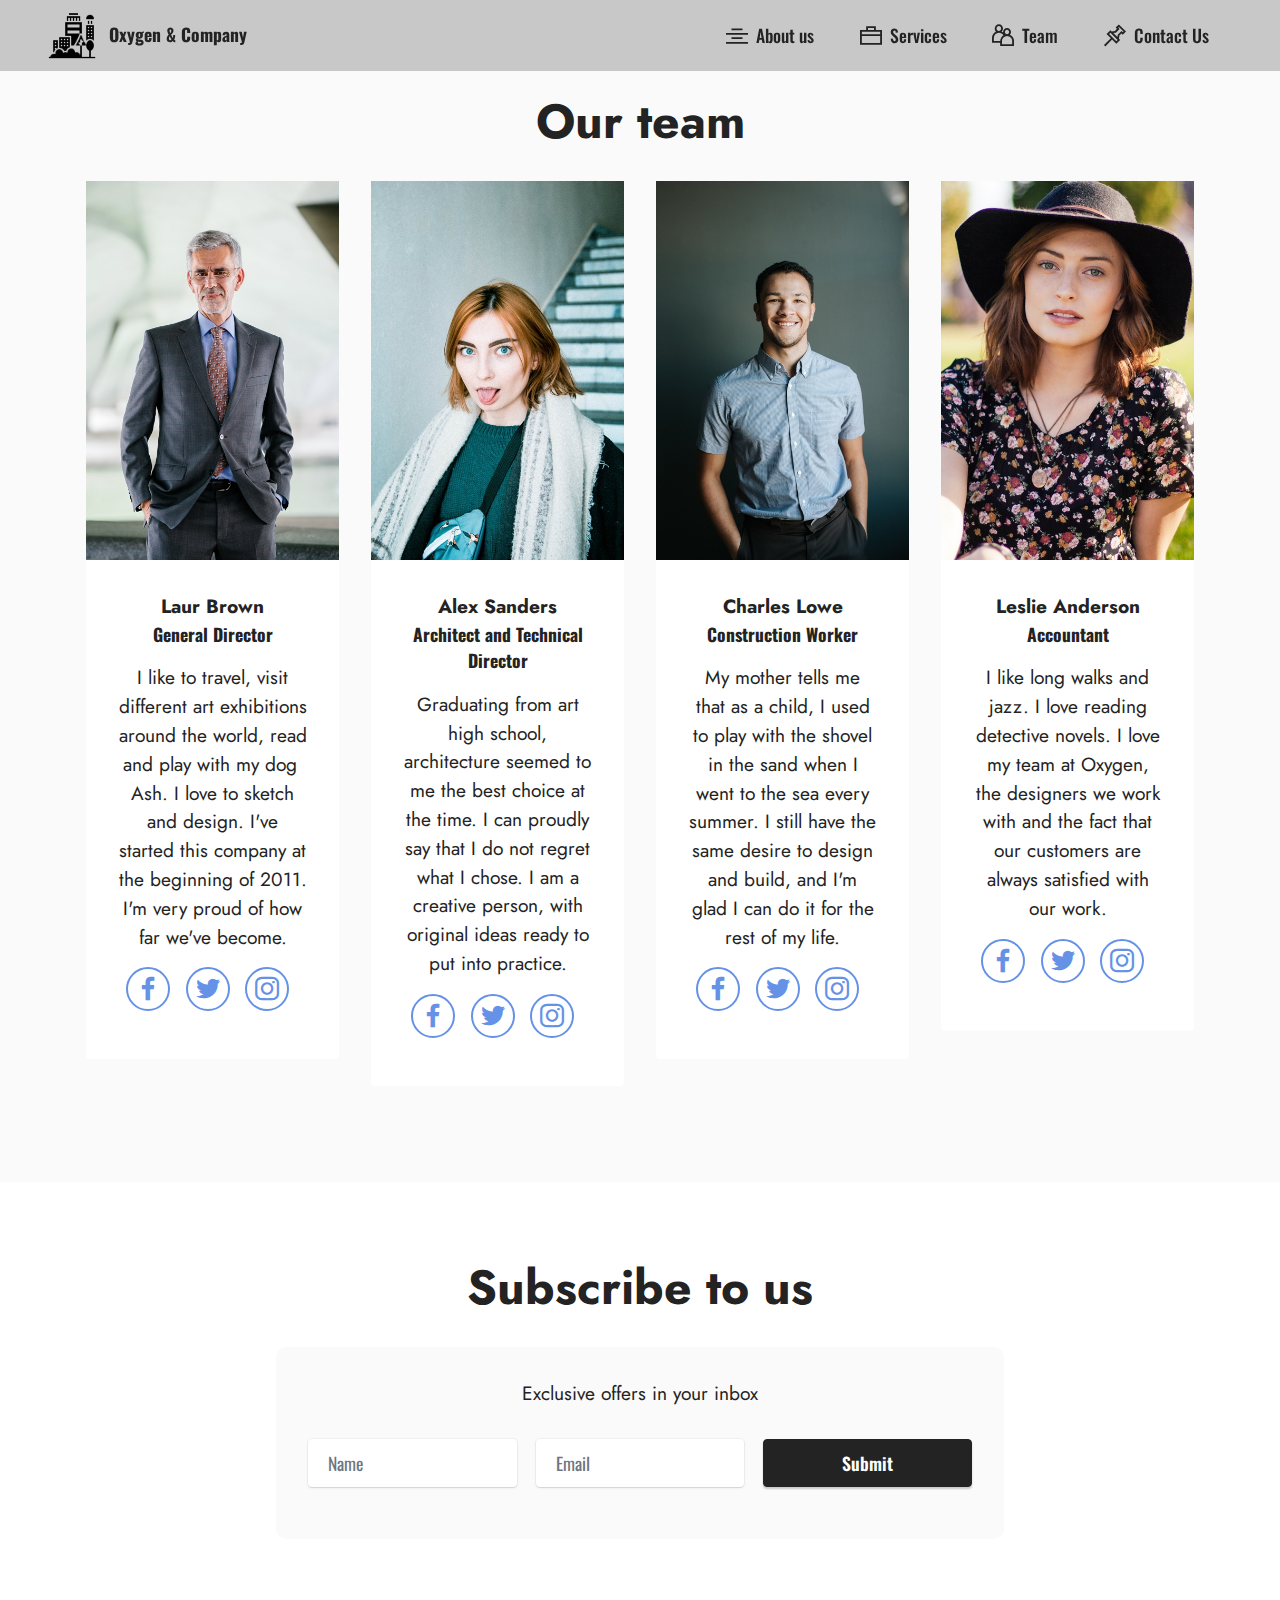
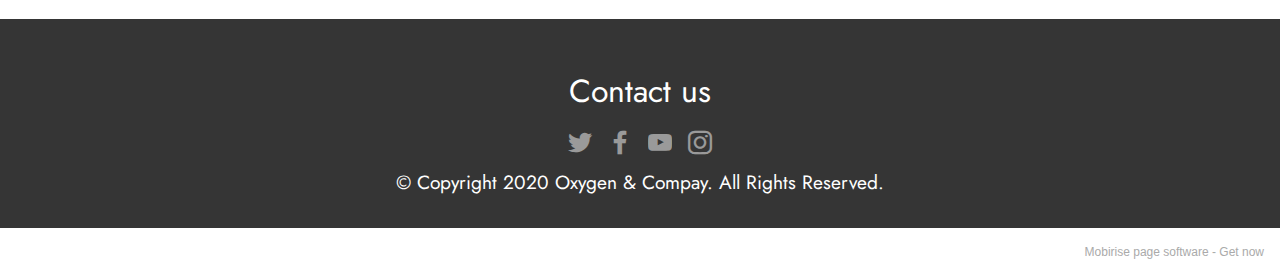
<file: team.html>
<!DOCTYPE html>
<html  >
<head>
  <!-- Site made with Mobirise Website Builder v5.2.0, https://mobirise.com -->
  <meta charset="UTF-8">
  <meta http-equiv="X-UA-Compatible" content="IE=edge">
  <meta name="generator" content="Mobirise v5.2.0, mobirise.com">
  <meta name="viewport" content="width=device-width, initial-scale=1, minimum-scale=1">
  <link rel="shortcut icon" href="assets/images/town.png" type="image/x-icon">
  <meta name="description" content="">
  
  
  <title>Team</title>
  <link rel="stylesheet" href="assets/web/assets/mobirise-icons2/mobirise2.css">
  <link rel="stylesheet" href="assets/tether/tether.min.css">
  <link rel="stylesheet" href="assets/bootstrap/css/bootstrap.min.css">
  <link rel="stylesheet" href="assets/bootstrap/css/bootstrap-grid.min.css">
  <link rel="stylesheet" href="assets/bootstrap/css/bootstrap-reboot.min.css">
  <link rel="stylesheet" href="assets/dropdown/css/style.css">
  <link rel="stylesheet" href="assets/formstyler/jquery.formstyler.css">
  <link rel="stylesheet" href="assets/formstyler/jquery.formstyler.theme.css">
  <link rel="stylesheet" href="assets/datepicker/jquery.datetimepicker.min.css">
  <link rel="stylesheet" href="assets/socicon/css/styles.css">
  <link rel="stylesheet" href="assets/theme/css/style.css">
  <link rel="preload" as="style" href="assets/mobirise/css/mbr-additional.css"><link rel="stylesheet" href="assets/mobirise/css/mbr-additional.css" type="text/css">
  
  
  
  
</head>
<body>
  
  <section class="menu menu1 cid-sjIMBFK0ZA" once="menu" id="menu1-g">
    

    <nav class="navbar navbar-dropdown navbar-fixed-top navbar-expand-lg">
        <div class="container-fluid">
            <div class="navbar-brand">
                <span class="navbar-logo">
                    <a href="index.html">
                        <img src="assets/images/town.png" alt="Company Logo" style="height: 3rem;">
                    </a>
                </span>
                <span class="navbar-caption-wrap"><a class="navbar-caption text-black text-primary display-4" href="index.html">Oxygen &amp; Company</a></span>
            </div>
            <button class="navbar-toggler" type="button" data-toggle="collapse" data-target="#navbarSupportedContent" aria-controls="navbarNavAltMarkup" aria-expanded="false" aria-label="Toggle navigation">
                <div class="hamburger">
                    <span></span>
                    <span></span>
                    <span></span>
                    <span></span>
                </div>
            </button>
            <div class="collapse navbar-collapse" id="navbarSupportedContent">
                <ul class="navbar-nav nav-dropdown nav-right" data-app-modern-menu="true"><li class="nav-item"><a class="nav-link link text-black text-primary display-4" href="aboutus.html"><span class="mobi-mbri mobi-mbri-align-center mbr-iconfont mbr-iconfont-btn"></span>
                            About us</a></li>
                    <li class="nav-item"><a class="nav-link link text-black text-primary display-4" href="services.html"><span class="mobi-mbri mobi-mbri-briefcase mbr-iconfont mbr-iconfont-btn"></span>
                            Services</a></li><li class="nav-item"><a class="nav-link link text-black text-primary display-4" href="team.html"><span class="mobi-mbri mobi-mbri-users mbr-iconfont mbr-iconfont-btn"></span>Team</a></li>
                    <li class="nav-item"><a class="nav-link link text-black text-primary display-4" href="contactus.html"><span class="mobi-mbri mobi-mbri-pin mbr-iconfont mbr-iconfont-btn"></span>Contact Us</a>
                    </li></ul>
                
                
            </div>
        </div>
    </nav>
</section>

<section class="team1 cid-sjJKRqw1jZ" id="team1-k">
    

    
    <div class="container">
        <div class="row justify-content-center">
            <div class="col-12">
                <h3 class="mbr-section-title mbr-fonts-style align-center mb-4 display-2">
                    <strong>Our team</strong><strong><br></strong>
                </h3>
                
            </div>
            <div class="col-sm-6 col-lg-3">
                <div class="card-wrap">
                    <div class="image-wrap">
                        <img src="assets/images/man1.jpg" alt="A picture of a man in a suit and glasses.">
                    </div>
                    <div class="content-wrap">
                        <h5 class="mbr-section-title card-title mbr-fonts-style align-center m-0 display-7"><strong>Laur Brown</strong></h5>
                        <h6 class="mbr-role mbr-fonts-style align-center mb-3 display-4"><strong>General Director</strong></h6>
                        <p class="card-text mbr-fonts-style align-center display-7">
                            I like to travel, visit different art exhibitions around the world, read and play with my dog ​​Ash. I love to sketch and design. I've started this company at the beginning of 2011. I'm very proud of how far we've become.</p>
                        <div class="social-row display-7">
                            <div class="soc-item">
                                <a href="https://www.facebook.com/ArchiDesiign/" target="_blank">
                                    <span class="mbr-iconfont socicon-facebook socicon"></span>
                                </a>
                            </div>
                            <div class="soc-item">
                                <a href="https://twitter.com/architecturehub" target="_blank">
                                    <span class="mbr-iconfont socicon-twitter socicon"></span>
                                </a>
                            </div>
                            <div class="soc-item">
                                <a href="https://www.instagram.com/amazing.architecture/?hl=de" target="_blank">
                                    <span class="mbr-iconfont socicon-instagram socicon"></span>
                                </a>
                            </div>
                            
                            
                        </div>
                        
                    </div>
                </div>
            </div>

            <div class="col-sm-6 col-lg-3">
                <div class="card-wrap">
                    <div class="image-wrap">
                        <img src="assets/images/woman31.jpg" alt="A picture of a girl pointing her tongue out.">
                    </div>
                    <div class="content-wrap">
                        <h5 class="mbr-section-title card-title mbr-fonts-style align-center m-0 display-7"><strong>Alex Sanders</strong></h5>
                        <h6 class="mbr-role mbr-fonts-style align-center mb-3 display-4"><strong>Architect and Technical Director
</strong></h6>
                        <p class="card-text mbr-fonts-style align-center display-7">
                            Graduating from art high school, architecture seemed to me the best choice at the time. I can proudly say that I do not regret what I chose. I am a creative person, with original ideas ready to put into practice. 
                        </p>
                        <div class="social-row display-7">
                            <div class="soc-item">
                                <a href="https://www.facebook.com/ArchiDesiign/" target="_blank">
                                    <span class="mbr-iconfont socicon-facebook socicon"></span>
                                </a>
                            </div>
                            <div class="soc-item">
                                <a href="https://twitter.com/architecturehub" target="_blank">
                                    <span class="mbr-iconfont socicon-twitter socicon"></span>
                                </a>
                            </div>
                            <div class="soc-item">
                                <a href="https://www.instagram.com/amazing.architecture/?hl=de" target="_blank">
                                    <span class="mbr-iconfont socicon-instagram socicon"></span>
                                </a>
                            </div>
                            
                            
                        </div>
                        
                    </div>
                </div>
            </div>

            <div class="col-sm-6 col-lg-3">
                <div class="card-wrap">
                    <div class="image-wrap">
                        <img src="assets/images/man35.jpg" alt="A picture of a man smiling.">
                    </div>
                    <div class="content-wrap">
                        <h5 class="mbr-section-title card-title mbr-fonts-style align-center m-0 display-7"><strong>Charles Lowe</strong></h5>
                        <h6 class="mbr-role mbr-fonts-style align-center mb-3 display-4"><strong>Construction Worker</strong></h6>
                        <p class="card-text mbr-fonts-style align-center display-7">
                            My mother tells me that as a child, I used to play with the shovel in the sand when I went to the sea every summer. I still have the same desire to design and build, and I'm glad I can do it for the rest of my life. 
                        </p>
                        <div class="social-row display-7">
                            <div class="soc-item">
                                <a href="https://www.facebook.com/ArchiDesiign/" target="_blank">
                                    <span class="mbr-iconfont socicon-facebook socicon"></span>
                                </a>
                            </div>
                            <div class="soc-item">
                                <a href="https://twitter.com/architecturehub" target="_blank">
                                    <span class="mbr-iconfont socicon-twitter socicon"></span>
                                </a>
                            </div>
                            <div class="soc-item">
                                <a href="https://www.instagram.com/amazing.architecture/?hl=de" target="_blank">
                                    <span class="mbr-iconfont socicon-instagram socicon"></span>
                                </a>
                            </div>
                            
                            
                        </div>
                        
                    </div>
                </div>
            </div>

            <div class="col-sm-6 col-lg-3">
                <div class="card-wrap">
                    <div class="image-wrap">
                        <img src="assets/images/woman05.jpg" alt="A picture of a woman wearing a hat.">
                    </div>
                    <div class="content-wrap">
                        <h5 class="mbr-section-title card-title mbr-fonts-style align-center m-0 display-7"><strong>Leslie Anderson</strong></h5>
                        <h6 class="mbr-role mbr-fonts-style align-center mb-3 display-4">
                            <strong>Accountant</strong>
                        </h6>
                        <p class="card-text mbr-fonts-style align-center display-7">
                            I like long walks and jazz. I love reading detective novels. I love my team at Oxygen, the designers we work with and the fact that our customers are always satisfied with our work. 
                        </p>
                        <div class="social-row display-7">
                            <div class="soc-item">
                                <a href="https://www.facebook.com/ArchiDesiign/" target="_blank">
                                    <span class="mbr-iconfont socicon-facebook socicon"></span>
                                </a>
                            </div>
                            <div class="soc-item">
                                <a href="https://twitter.com/architecturehub" target="_blank">
                                    <span class="mbr-iconfont socicon-twitter socicon"></span>
                                </a>
                            </div>
                            <div class="soc-item">
                                <a href="https://www.instagram.com/amazing.architecture/?hl=de" target="_blank">
                                    <span class="mbr-iconfont socicon-instagram socicon"></span>
                                </a>
                            </div>
                            
                            
                        </div>
                        
                    </div>
                </div>
            </div>
        </div>
    </div>
</section>

<section class="form9 cid-sjJZy0XYIG" id="form9-p">
    
    
    <div class="container">
        <div class="mbr-section-head">
            <h3 class="mbr-section-title mbr-fonts-style align-center mb-0 display-2">
                <strong>Subscribe to us</strong>
            </h3>
            
        </div>
        <div class="row justify-content-center mt-4">
            <div class="col-lg-8 mx-auto mbr-form" data-form-type="formoid">
                <form action="https://mobirise.eu/" method="POST" class="mbr-form form-with-styler mx-auto" data-form-title="Form Name"><input type="hidden" name="email" data-form-email="true" value="vO9Luxi5jdxZkQVofIXypsDogKsOfw7nzTCiy27ibvR0cgTMxv6MxfMEaX0nXnS5pISv0XNBSpsWk2HtWc5ITdykmA+XlT8Q4WNdj1Qa1WDm+r6yH9PngAlc3BVy9R2v">
                    <div class="">
                        <div hidden="hidden" data-form-alert="" class="alert alert-success col-12">Thanks for filling out the form!</div>
                        <div hidden="hidden" data-form-alert-danger="" class="alert alert-danger col-12">Oops...! some problem!</div>
                    </div>
                    <div class="dragArea row">
                        <div class="col-lg-12">
                            <p class="mbr-text mbr-fonts-style align-center mb-4 display-7"> Exclusive offers in your inbox</p>
                        </div>
                        <div class="col-lg-4 col-md-12 col-sm-12 form-group" data-for="name">
                            <input type="text" name="name" placeholder="Name" data-form-field="name" class="form-control" value="" id="name-form9-p">
                        </div>
                        <div data-for="email" class="col-lg-4 col-md-12 col-sm-12 form-group">
                            <input type="email" name="email" placeholder="Email" data-form-field="email" class="form-control" value="" id="email-form9-p">
                        </div>
                        <div class="col-lg-4 col-md-12 col-sm-12 mbr-section-btn align-center"><button type="submit" class="btn btn-black display-4">Submit</button></div>
                    </div>
                </form>
            </div>
        </div>
    </div>
</section>

<section class="footer3 cid-sjJ6aDrCdu" once="footers" id="footer3-h">

    

    

    <div class="container-fluid">
        <div class="media-container-row align-center mbr-white">
            <div class="row row-links">
                <ul class="foot-menu">
                    
                    
                    
                    
                    
                <li class="foot-menu-item mbr-fonts-style display-5">Contact us</li></ul>
            </div>
            <div class="row social-row">
                <div class="social-list align-right pb-2">
                    
                    
                    
                    
                    
                    
                <div class="soc-item">
                        <a href="https://twitter.com/architecturehub" target="_blank">
                            <span class="mbr-iconfont mbr-iconfont-social socicon-twitter socicon"></span>
                        </a>
                    </div><div class="soc-item">
                        <a href="https://www.facebook.com/ArchiDesiign/" target="_blank">
                            <span class="mbr-iconfont mbr-iconfont-social socicon-facebook socicon"></span>
                        </a>
                    </div><div class="soc-item">
                        <a href="https://www.youtube.com/watch?v=_C5vCGB8Xx0" target="_blank">
                            <span class="mbr-iconfont mbr-iconfont-social socicon-youtube socicon"></span>
                        </a>
                    </div><div class="soc-item">
                        <a href="https://www.instagram.com/amazing.architecture/?hl=de" target="_blank">
                            <span class="mbr-iconfont mbr-iconfont-social socicon-instagram socicon"></span>
                        </a>
                    </div></div>
            </div>
            <div class="row row-copirayt">
                <p class="mbr-text mb-0 mbr-fonts-style mbr-white align-center display-7">
                    © Copyright 2020 Oxygen &amp; Compay. All Rights Reserved.
                </p>
            </div>
        </div>
    </div>
</section><section style="background-color: #fff; font-family: -apple-system, BlinkMacSystemFont, 'Segoe UI', 'Roboto', 'Helvetica Neue', Arial, sans-serif; color:#aaa; font-size:12px; padding: 0; align-items: center; display: flex;"><a href="https://mobirise.site/i" style="flex: 1 1; height: 3rem; padding-left: 1rem;"></a><p style="flex: 0 0 auto; margin:0; padding-right:1rem;">Mobirise page software - <a href="https://mobirise.site/p" style="color:#aaa;">Get now</a></p></section><script src="assets/web/assets/jquery/jquery.min.js"></script>  <script src="assets/popper/popper.min.js"></script>  <script src="assets/tether/tether.min.js"></script>  <script src="assets/bootstrap/js/bootstrap.min.js"></script>  <script src="assets/smoothscroll/smooth-scroll.js"></script>  <script src="assets/dropdown/js/nav-dropdown.js"></script>  <script src="assets/dropdown/js/navbar-dropdown.js"></script>  <script src="assets/touchswipe/jquery.touch-swipe.min.js"></script>  <script src="assets/formstyler/jquery.formstyler.js"></script>  <script src="assets/formstyler/jquery.formstyler.min.js"></script>  <script src="assets/datepicker/jquery.datetimepicker.full.js"></script>  <script src="assets/theme/js/script.js"></script>  <script src="assets/formoid/formoid.min.js"></script>  
  
  
</body>
</html>
</file>
<file: assets/web/assets/mobirise-icons2/mobirise2.css>
@font-face {
  font-family: 'Moririse2';
  font-display: swap;
  src:  url('mobirise2.eot?f2bix4');
  src:  url('mobirise2.eot?f2bix4#iefix') format('embedded-opentype'),
    url('mobirise2.ttf?f2bix4') format('truetype'),
    url('mobirise2.woff?f2bix4') format('woff'),
    url('mobirise2.svg?f2bix4#mobirise2') format('svg');
  font-weight: normal;
  font-style: normal;
}

[class^="mobi-"], [class*=" mobi-"] {
  /* use !important to prevent issues with browser extensions that change fonts */
  font-family: 'Moririse2' !important;
  speak: none;
  font-style: normal;
  font-weight: normal;
  font-variant: normal;
  text-transform: none;
  line-height: 1;

  /* Better Font Rendering =========== */
  -webkit-font-smoothing: antialiased;
  -moz-osx-font-smoothing: grayscale;
}

.mobi-mbri-add-submenu:before {
  content: "\e900";
}
.mobi-mbri-alert:before {
  content: "\e901";
}
.mobi-mbri-align-center:before {
  content: "\e902";
}
.mobi-mbri-align-justify:before {
  content: "\e903";
}
.mobi-mbri-align-left:before {
  content: "\e904";
}
.mobi-mbri-align-right:before {
  content: "\e905";
}
.mobi-mbri-android:before {
  content: "\e906";
}
.mobi-mbri-apple:before {
  content: "\e907";
}
.mobi-mbri-arrow-down:before {
  content: "\e908";
}
.mobi-mbri-arrow-next:before {
  content: "\e909";
}
.mobi-mbri-arrow-prev:before {
  content: "\e90a";
}
.mobi-mbri-arrow-up:before {
  content: "\e90b";
}
.mobi-mbri-bold:before {
  content: "\e90c";
}
.mobi-mbri-bookmark:before {
  content: "\e90d";
}
.mobi-mbri-bootstrap:before {
  content: "\e90e";
}
.mobi-mbri-briefcase:before {
  content: "\e90f";
}
.mobi-mbri-browse:before {
  content: "\e910";
}
.mobi-mbri-bulleted-list:before {
  content: "\e911";
}
.mobi-mbri-calendar:before {
  content: "\e912";
}
.mobi-mbri-camera:before {
  content: "\e913";
}
.mobi-mbri-cart-add:before {
  content: "\e914";
}
.mobi-mbri-cart-full:before {
  content: "\e915";
}
.mobi-mbri-cash:before {
  content: "\e916";
}
.mobi-mbri-change-style:before {
  content: "\e917";
}
.mobi-mbri-chat:before {
  content: "\e918";
}
.mobi-mbri-clock:before {
  content: "\e919";
}
.mobi-mbri-close:before {
  content: "\e91a";
}
.mobi-mbri-cloud:before {
  content: "\e91b";
}
.mobi-mbri-code:before {
  content: "\e91c";
}
.mobi-mbri-contact-form:before {
  content: "\e91d";
}
.mobi-mbri-credit-card:before {
  content: "\e91e";
}
.mobi-mbri-cursor-click:before {
  content: "\e91f";
}
.mobi-mbri-cust-feedback:before {
  content: "\e920";
}
.mobi-mbri-database:before {
  content: "\e921";
}
.mobi-mbri-delivery:before {
  content: "\e922";
}
.mobi-mbri-desktop:before {
  content: "\e923";
}
.mobi-mbri-devices:before {
  content: "\e924";
}
.mobi-mbri-down:before {
  content: "\e925";
}
.mobi-mbri-download-2:before {
  content: "\e926";
}
.mobi-mbri-download:before {
  content: "\e927";
}
.mobi-mbri-drag-n-drop-2:before {
  content: "\e928";
}
.mobi-mbri-drag-n-drop:before {
  content: "\e929";
}
.mobi-mbri-edit-2:before {
  content: "\e92a";
}
.mobi-mbri-edit:before {
  content: "\e92b";
}
.mobi-mbri-error:before {
  content: "\e92c";
}
.mobi-mbri-extension:before {
  content: "\e92d";
}
.mobi-mbri-features:before {
  content: "\e92e";
}
.mobi-mbri-file:before {
  content: "\e92f";
}
.mobi-mbri-flag:before {
  content: "\e930";
}
.mobi-mbri-folder:before {
  content: "\e931";
}
.mobi-mbri-gift:before {
  content: "\e932";
}
.mobi-mbri-github:before {
  content: "\e933";
}
.mobi-mbri-globe-2:before {
  content: "\e934";
}
.mobi-mbri-globe:before {
  content: "\e935";
}
.mobi-mbri-growing-chart:before {
  content: "\e936";
}
.mobi-mbri-hearth:before {
  content: "\e937";
}
.mobi-mbri-help:before {
  content: "\e938";
}
.mobi-mbri-home:before {
  content: "\e939";
}
.mobi-mbri-hot-cup:before {
  content: "\e93a";
}
.mobi-mbri-idea:before {
  content: "\e93b";
}
.mobi-mbri-image-gallery:before {
  content: "\e93c";
}
.mobi-mbri-image-slider:before {
  content: "\e93d";
}
.mobi-mbri-info:before {
  content: "\e93e";
}
.mobi-mbri-italic:before {
  content: "\e93f";
}
.mobi-mbri-key:before {
  content: "\e940";
}
.mobi-mbri-laptop:before {
  content: "\e941";
}
.mobi-mbri-layers:before {
  content: "\e942";
}
.mobi-mbri-left-right:before {
  content: "\e943";
}
.mobi-mbri-left:before {
  content: "\e944";
}
.mobi-mbri-letter:before {
  content: "\e945";
}
.mobi-mbri-like:before {
  content: "\e946";
}
.mobi-mbri-link:before {
  content: "\e947";
}
.mobi-mbri-lock:before {
  content: "\e948";
}
.mobi-mbri-login:before {
  content: "\e949";
}
.mobi-mbri-logout:before {
  content: "\e94a";
}
.mobi-mbri-magic-stick:before {
  content: "\e94b";
}
.mobi-mbri-map-pin:before {
  content: "\e94c";
}
.mobi-mbri-menu:before {
  content: "\e94d";
}
.mobi-mbri-mobile-2:before {
  content: "\e94e";
}
.mobi-mbri-mobile-horizontal:before {
  content: "\e94f";
}
.mobi-mbri-mobile:before {
  content: "\e950";
}
.mobi-mbri-mobirise:before {
  content: "\e951";
}
.mobi-mbri-more-horizontal:before {
  content: "\e952";
}
.mobi-mbri-more-vertical:before {
  content: "\e953";
}
.mobi-mbri-music:before {
  content: "\e954";
}
.mobi-mbri-new-file:before {
  content: "\e955";
}
.mobi-mbri-numbered-list:before {
  content: "\e956";
}
.mobi-mbri-opened-folder:before {
  content: "\e957";
}
.mobi-mbri-pages:before {
  content: "\e958";
}
.mobi-mbri-paper-plane:before {
  content: "\e959";
}
.mobi-mbri-paperclip:before {
  content: "\e95a";
}
.mobi-mbri-phone:before {
  content: "\e95b";
}
.mobi-mbri-photo:before {
  content: "\e95c";
}
.mobi-mbri-photos:before {
  content: "\e95d";
}
.mobi-mbri-pin:before {
  content: "\e95e";
}
.mobi-mbri-play:before {
  content: "\e95f";
}
.mobi-mbri-plus:before {
  content: "\e960";
}
.mobi-mbri-preview:before {
  content: "\e961";
}
.mobi-mbri-print:before {
  content: "\e962";
}
.mobi-mbri-protect:before {
  content: "\e963";
}
.mobi-mbri-question:before {
  content: "\e964";
}
.mobi-mbri-quote-left:before {
  content: "\e965";
}
.mobi-mbri-quote-right:before {
  content: "\e966";
}
.mobi-mbri-redo:before {
  content: "\e967";
}
.mobi-mbri-refresh:before {
  content: "\e968";
}
.mobi-mbri-responsive-2:before {
  content: "\e969";
}
.mobi-mbri-responsive:before {
  content: "\e96a";
}
.mobi-mbri-right:before {
  content: "\e96b";
}
.mobi-mbri-rocket:before {
  content: "\e96c";
}
.mobi-mbri-sad-face:before {
  content: "\e96d";
}
.mobi-mbri-sale:before {
  content: "\e96e";
}
.mobi-mbri-save:before {
  content: "\e96f";
}
.mobi-mbri-search:before {
  content: "\e970";
}
.mobi-mbri-setting-2:before {
  content: "\e971";
}
.mobi-mbri-setting-3:before {
  content: "\e972";
}
.mobi-mbri-setting:before {
  content: "\e973";
}
.mobi-mbri-share:before {
  content: "\e974";
}
.mobi-mbri-shopping-bag:before {
  content: "\e975";
}
.mobi-mbri-shopping-basket:before {
  content: "\e976";
}
.mobi-mbri-shopping-cart:before {
  content: "\e977";
}
.mobi-mbri-sites:before {
  content: "\e978";
}
.mobi-mbri-smile-face:before {
  content: "\e979";
}
.mobi-mbri-speed:before {
  content: "\e97a";
}
.mobi-mbri-star:before {
  content: "\e97b";
}
.mobi-mbri-success:before {
  content: "\e97c";
}
.mobi-mbri-sun:before {
  content: "\e97d";
}
.mobi-mbri-sun2:before {
  content: "\e97e";
}
.mobi-mbri-tablet-vertical:before {
  content: "\e97f";
}
.mobi-mbri-tablet:before {
  content: "\e980";
}
.mobi-mbri-target:before {
  content: "\e981";
}
.mobi-mbri-timer:before {
  content: "\e982";
}
.mobi-mbri-to-ftp:before {
  content: "\e983";
}
.mobi-mbri-to-local-drive:before {
  content: "\e984";
}
.mobi-mbri-touch-swipe:before {
  content: "\e985";
}
.mobi-mbri-touch:before {
  content: "\e986";
}
.mobi-mbri-trash:before {
  content: "\e987";
}
.mobi-mbri-underline:before {
  content: "\e988";
}
.mobi-mbri-undo:before {
  content: "\e989";
}
.mobi-mbri-unlink:before {
  content: "\e98a";
}
.mobi-mbri-unlock:before {
  content: "\e98b";
}
.mobi-mbri-up-down:before {
  content: "\e98c";
}
.mobi-mbri-up:before {
  content: "\e98d";
}
.mobi-mbri-update:before {
  content: "\e98e";
}
.mobi-mbri-upload-2:before {
  content: "\e98f";
}
.mobi-mbri-upload:before {
  content: "\e990";
}
.mobi-mbri-user-2:before {
  content: "\e991";
}
.mobi-mbri-user:before {
  content: "\e992";
}
.mobi-mbri-users:before {
  content: "\e993";
}
.mobi-mbri-video-play:before {
  content: "\e994";
}
.mobi-mbri-video:before {
  content: "\e995";
}
.mobi-mbri-watch:before {
  content: "\e996";
}
.mobi-mbri-website-theme-2:before {
  content: "\e997";
}
.mobi-mbri-website-theme:before {
  content: "\e998";
}
.mobi-mbri-wifi:before {
  content: "\e999";
}
.mobi-mbri-windows:before {
  content: "\e99a";
}
.mobi-mbri-zoom-in:before {
  content: "\e99b";
}
.mobi-mbri-zoom-out:before {
  content: "\e99c";
}
</file>
<file: assets/dropdown/css/style.css>
.navbar-dropdown {
  left: 0;
  padding: 0;
  position: absolute;
  right: 0;
  top: 0;
  transition: all 0.45s ease;
  z-index: 1030;
  background: #282828; }
  .navbar-dropdown .navbar-logo {
    margin-right: 0.8rem;
    transition: margin 0.3s ease-in-out;
    vertical-align: middle; }
    .navbar-dropdown .navbar-logo img {
      height: 3.125rem;
      transition: all 0.3s ease-in-out; }
    .navbar-dropdown .navbar-logo.mbr-iconfont {
      font-size: 3.125rem;
      line-height: 3.125rem; }
  .navbar-dropdown .navbar-caption {
    font-weight: 700;
    white-space: normal;
    vertical-align: -4px;
    line-height: 3.125rem !important; }
    .navbar-dropdown .navbar-caption, .navbar-dropdown .navbar-caption:hover {
      color: inherit;
      text-decoration: none; }
  .navbar-dropdown .mbr-iconfont + .navbar-caption {
    vertical-align: -1px; }
  .navbar-dropdown.navbar-fixed-top {
    position: fixed; }
  .navbar-dropdown .navbar-brand span {
    vertical-align: -4px; }
  .navbar-dropdown.bg-color.transparent {
    background: none; }
  .navbar-dropdown.navbar-short .navbar-brand {
    padding: 0.625rem 0; }
    .navbar-dropdown.navbar-short .navbar-brand span {
      vertical-align: -1px; }
  .navbar-dropdown.navbar-short .navbar-caption {
    line-height: 2.375rem !important;
    vertical-align: -2px; }
  .navbar-dropdown.navbar-short .navbar-logo {
    margin-right: 0.5rem; }
    .navbar-dropdown.navbar-short .navbar-logo img {
      height: 2.375rem; }
    .navbar-dropdown.navbar-short .navbar-logo.mbr-iconfont {
      font-size: 2.375rem;
      line-height: 2.375rem; }
  .navbar-dropdown.navbar-short .mbr-table-cell {
    height: 3.625rem; }
  .navbar-dropdown .navbar-close {
    left: 0.6875rem;
    position: fixed;
    top: 0.75rem;
    z-index: 1000; }
  .navbar-dropdown .hamburger-icon {
    content: "";
    display: inline-block;
    vertical-align: middle;
    width: 16px;
    -webkit-box-shadow: 0 -6px 0 1px #282828,0 0 0 1px #282828,0 6px 0 1px #282828;
    -moz-box-shadow: 0 -6px 0 1px #282828,0 0 0 1px #282828,0 6px 0 1px #282828;
    box-shadow: 0 -6px 0 1px #282828,0 0 0 1px #282828,0 6px 0 1px #282828; }

.dropdown-menu .dropdown-toggle[data-toggle="dropdown-submenu"]::after {
  border-bottom: 0.35em solid transparent;
  border-left: 0.35em solid;
  border-right: 0;
  border-top: 0.35em solid transparent;
  margin-left: 0.3rem; }

.dropdown-menu .dropdown-item:focus {
  outline: 0; }

.nav-dropdown {
  font-size: 0.75rem;
  font-weight: 500;
  height: auto !important; }
  .nav-dropdown .nav-btn {
    padding-left: 1rem; }
  .nav-dropdown .link {
    margin: .667em 1.667em;
    font-weight: 500;
    padding: 0;
    transition: color .2s ease-in-out; }
    .nav-dropdown .link.dropdown-toggle {
      margin-right: 2.583em; }
      .nav-dropdown .link.dropdown-toggle::after {
        margin-left: .25rem;
        border-top: 0.35em solid;
        border-right: 0.35em solid transparent;
        border-left: 0.35em solid transparent;
        border-bottom: 0; }
      .nav-dropdown .link.dropdown-toggle[aria-expanded="true"] {
        margin: 0;
        padding: 0.667em 3.263em  0.667em 1.667em; }
  .nav-dropdown .link::after,
  .nav-dropdown .dropdown-item::after {
    color: inherit; }
  .nav-dropdown .btn {
    font-size: 0.75rem;
    font-weight: 700;
    letter-spacing: 0;
    margin-bottom: 0;
    padding-left: 1.25rem;
    padding-right: 1.25rem; }
  .nav-dropdown .dropdown-menu {
    border-radius: 0;
    border: 0;
    left: 0;
    margin: 0;
    padding-bottom: 1.25rem;
    padding-top: 1.25rem;
    position: relative; }
  .nav-dropdown .dropdown-submenu {
    margin-left: 0.125rem;
    top: 0; }
  .nav-dropdown .dropdown-item {
    font-weight: 500;
    line-height: 2;
    padding: 0.3846em 4.615em 0.3846em 1.5385em;
    position: relative;
    transition: color .2s ease-in-out, background-color .2s ease-in-out; }
    .nav-dropdown .dropdown-item::after {
      margin-top: -0.3077em;
      position: absolute;
      right: 1.1538em;
      top: 50%; }
    .nav-dropdown .dropdown-item:focus, .nav-dropdown .dropdown-item:hover {
      background: none; }

@media (max-width: 767px) {
  .nav-dropdown.navbar-toggleable-sm {
    bottom: 0;
    display: none;
    left: 0;
    overflow-x: hidden;
    position: fixed;
    top: 0;
    transform: translateX(-100%);
    -ms-transform: translateX(-100%);
    -webkit-transform: translateX(-100%);
    width: 18.75rem;
    z-index: 999; } }
.nav-dropdown.navbar-toggleable-xl {
  bottom: 0;
  display: none;
  left: 0;
  overflow-x: hidden;
  position: fixed;
  top: 0;
  transform: translateX(-100%);
  -ms-transform: translateX(-100%);
  -webkit-transform: translateX(-100%);
  width: 18.75rem;
  z-index: 999; }

.nav-dropdown-sm {
  display: block !important;
  overflow-x: hidden;
  overflow: auto;
  padding-top: 3.875rem; }
  .nav-dropdown-sm::after {
    content: "";
    display: block;
    height: 3rem;
    width: 100%; }
  .nav-dropdown-sm.collapse.in ~ .navbar-close {
    display: block !important; }
  .nav-dropdown-sm.collapsing, .nav-dropdown-sm.collapse.in {
    transform: translateX(0);
    -ms-transform: translateX(0);
    -webkit-transform: translateX(0);
    transition: all 0.25s ease-out;
    -webkit-transition: all 0.25s ease-out;
    background: #282828; }
  .nav-dropdown-sm.collapsing[aria-expanded="false"] {
    transform: translateX(-100%);
    -ms-transform: translateX(-100%);
    -webkit-transform: translateX(-100%); }
  .nav-dropdown-sm .nav-item {
    display: block;
    margin-left: 0 !important;
    padding-left: 0; }
  .nav-dropdown-sm .link,
  .nav-dropdown-sm .dropdown-item {
    border-top: 1px dotted rgba(255, 255, 255, 0.1);
    font-size: 0.8125rem;
    line-height: 1.6;
    margin: 0 !important;
    padding: 0.875rem 2.4rem 0.875rem 1.5625rem !important;
    position: relative;
    white-space: normal; }
    .nav-dropdown-sm .link:focus, .nav-dropdown-sm .link:hover,
    .nav-dropdown-sm .dropdown-item:focus,
    .nav-dropdown-sm .dropdown-item:hover {
      background: rgba(0, 0, 0, 0.2) !important;
      color: #c0a375; }
  .nav-dropdown-sm .nav-btn {
    position: relative;
    padding: 1.5625rem 1.5625rem 0 1.5625rem; }
    .nav-dropdown-sm .nav-btn::before {
      border-top: 1px dotted rgba(255, 255, 255, 0.1);
      content: "";
      left: 0;
      position: absolute;
      top: 0;
      width: 100%; }
    .nav-dropdown-sm .nav-btn + .nav-btn {
      padding-top: 0.625rem; }
      .nav-dropdown-sm .nav-btn + .nav-btn::before {
        display: none; }
  .nav-dropdown-sm .btn {
    padding: 0.625rem 0; }
  .nav-dropdown-sm .dropdown-toggle[data-toggle="dropdown-submenu"]::after {
    margin-left: .25rem;
    border-top: 0.35em solid;
    border-right: 0.35em solid transparent;
    border-left: 0.35em solid transparent;
    border-bottom: 0; }
  .nav-dropdown-sm .dropdown-toggle[data-toggle="dropdown-submenu"][aria-expanded="true"]::after {
    border-top: 0;
    border-right: 0.35em solid transparent;
    border-left: 0.35em solid transparent;
    border-bottom: 0.35em solid; }
  .nav-dropdown-sm .dropdown-menu {
    margin: 0;
    padding: 0;
    position: relative;
    top: 0;
    left: 0;
    width: 100%;
    border: 0;
    float: none;
    border-radius: 0;
    background: none; }
  .nav-dropdown-sm .dropdown-submenu {
    left: 100%;
    margin-left: 0.125rem;
    margin-top: -1.25rem;
    top: 0; }

.navbar-toggleable-sm .nav-dropdown .dropdown-menu {
  position: absolute; }

.navbar-toggleable-sm .nav-dropdown .dropdown-submenu {
  left: 100%;
  margin-left: 0.125rem;
  margin-top: -1.25rem;
  top: 0; }

.navbar-toggleable-sm.opened .nav-dropdown .dropdown-menu {
  position: relative; }

.navbar-toggleable-sm.opened .nav-dropdown .dropdown-submenu {
  left: 0;
  margin-left: 00rem;
  margin-top: 0rem;
  top: 0; }

.is-builder .nav-dropdown.collapsing {
  transition: none !important; }

/*# sourceMappingURL=style.css.map */
</file>
<file: assets/socicon/css/styles.css>
@charset "UTF-8";

@font-face {
  font-family: 'Socicon';
  src:  url('../fonts/socicon.eot');
  src:  url('../fonts/socicon.eot?#iefix') format('embedded-opentype'),
    url('../fonts/socicon.woff2') format('woff2'),
    url('../fonts/socicon.ttf') format('truetype'),
    url('../fonts/socicon.woff') format('woff'),
    url('../fonts/socicon.svg#socicon') format('svg');
  font-weight: normal;
  font-style: normal;
}

[data-icon]:before {
  font-family: "socicon" !important;
  content: attr(data-icon);
  font-style: normal !important;
  font-weight: normal !important;
  font-variant: normal !important;
  text-transform: none !important;
  speak: none;
  line-height: 1;
  -webkit-font-smoothing: antialiased;
  -moz-osx-font-smoothing: grayscale;
}

[class^="socicon-"], [class*=" socicon-"] {
  /* use !important to prevent issues with browser extensions that change fonts */
  font-family: 'Socicon' !important;
  speak: none;
  font-style: normal;
  font-weight: normal;
  font-variant: normal;
  text-transform: none;
  line-height: 1;

  /* Better Font Rendering =========== */
  -webkit-font-smoothing: antialiased;
  -moz-osx-font-smoothing: grayscale;
}

.socicon-eitaa:before {
  content: "\e97c";
}
.socicon-soroush:before {
  content: "\e97d";
}
.socicon-bale:before {
  content: "\e97e";
}
.socicon-zazzle:before {
  content: "\e97b";
}
.socicon-society6:before {
  content: "\e97a";
}
.socicon-redbubble:before {
  content: "\e979";
}
.socicon-avvo:before {
  content: "\e978";
}
.socicon-stitcher:before {
  content: "\e977";
}
.socicon-googlehangouts:before {
  content: "\e974";
}
.socicon-dlive:before {
  content: "\e975";
}
.socicon-vsco:before {
  content: "\e976";
}
.socicon-flipboard:before {
  content: "\e973";
}
.socicon-ubuntu:before {
  content: "\e958";
}
.socicon-artstation:before {
  content: "\e959";
}
.socicon-invision:before {
  content: "\e95a";
}
.socicon-torial:before {
  content: "\e95b";
}
.socicon-collectorz:before {
  content: "\e95c";
}
.socicon-seenthis:before {
  content: "\e95d";
}
.socicon-googleplaymusic:before {
  content: "\e95e";
}
.socicon-debian:before {
  content: "\e95f";
}
.socicon-filmfreeway:before {
  content: "\e960";
}
.socicon-gnome:before {
  content: "\e961";
}
.socicon-itchio:before {
  content: "\e962";
}
.socicon-jamendo:before {
  content: "\e963";
}
.socicon-mix:before {
  content: "\e964";
}
.socicon-sharepoint:before {
  content: "\e965";
}
.socicon-tinder:before {
  content: "\e966";
}
.socicon-windguru:before {
  content: "\e967";
}
.socicon-cdbaby:before {
  content: "\e968";
}
.socicon-elementaryos:before {
  content: "\e969";
}
.socicon-stage32:before {
  content: "\e96a";
}
.socicon-tiktok:before {
  content: "\e96b";
}
.socicon-gitter:before {
  content: "\e96c";
}
.socicon-letterboxd:before {
  content: "\e96d";
}
.socicon-threema:before {
  content: "\e96e";
}
.socicon-splice:before {
  content: "\e96f";
}
.socicon-metapop:before {
  content: "\e970";
}
.socicon-naver:before {
  content: "\e971";
}
.socicon-remote:before {
  content: "\e972";
}
.socicon-internet:before {
  content: "\e957";
}
.socicon-moddb:before {
  content: "\e94b";
}
.socicon-indiedb:before {
  content: "\e94c";
}
.socicon-traxsource:before {
  content: "\e94d";
}
.socicon-gamefor:before {
  content: "\e94e";
}
.socicon-pixiv:before {
  content: "\e94f";
}
.socicon-myanimelist:before {
  content: "\e950";
}
.socicon-blackberry:before {
  content: "\e951";
}
.socicon-wickr:before {
  content: "\e952";
}
.socicon-spip:before {
  content: "\e953";
}
.socicon-napster:before {
  content: "\e954";
}
.socicon-beatport:before {
  content: "\e955";
}
.socicon-hackerone:before {
  content: "\e956";
}
.socicon-hackernews:before {
  content: "\e946";
}
.socicon-smashwords:before {
  content: "\e947";
}
.socicon-kobo:before {
  content: "\e948";
}
.socicon-bookbub:before {
  content: "\e949";
}
.socicon-mailru:before {
  content: "\e94a";
}
.socicon-gitlab:before {
  content: "\e945";
}
.socicon-instructables:before {
  content: "\e944";
}
.socicon-portfolio:before {
  content: "\e943";
}
.socicon-codered:before {
  content: "\e940";
}
.socicon-origin:before {
  content: "\e941";
}
.socicon-nextdoor:before {
  content: "\e942";
}
.socicon-udemy:before {
  content: "\e93f";
}
.socicon-livemaster:before {
  content: "\e93e";
}
.socicon-crunchbase:before {
  content: "\e93b";
}
.socicon-homefy:before {
  content: "\e93c";
}
.socicon-calendly:before {
  content: "\e93d";
}
.socicon-realtor:before {
  content: "\e90f";
}
.socicon-tidal:before {
  content: "\e910";
}
.socicon-qobuz:before {
  content: "\e911";
}
.socicon-natgeo:before {
  content: "\e912";
}
.socicon-mastodon:before {
  content: "\e913";
}
.socicon-unsplash:before {
  content: "\e914";
}
.socicon-homeadvisor:before {
  content: "\e915";
}
.socicon-angieslist:before {
  content: "\e916";
}
.socicon-codepen:before {
  content: "\e917";
}
.socicon-slack:before {
  content: "\e918";
}
.socicon-openaigym:before {
  content: "\e919";
}
.socicon-logmein:before {
  content: "\e91a";
}
.socicon-fiverr:before {
  content: "\e91b";
}
.socicon-gotomeeting:before {
  content: "\e91c";
}
.socicon-aliexpress:before {
  content: "\e91d";
}
.socicon-guru:before {
  content: "\e91e";
}
.socicon-appstore:before {
  content: "\e91f";
}
.socicon-homes:before {
  content: "\e920";
}
.socicon-zoom:before {
  content: "\e921";
}
.socicon-alibaba:before {
  content: "\e922";
}
.socicon-craigslist:before {
  content: "\e923";
}
.socicon-wix:before {
  content: "\e924";
}
.socicon-redfin:before {
  content: "\e925";
}
.socicon-googlecalendar:before {
  content: "\e926";
}
.socicon-shopify:before {
  content: "\e927";
}
.socicon-freelancer:before {
  content: "\e928";
}
.socicon-seedrs:before {
  content: "\e929";
}
.socicon-bing:before {
  content: "\e92a";
}
.socicon-doodle:before {
  content: "\e92b";
}
.socicon-bonanza:before {
  content: "\e92c";
}
.socicon-squarespace:before {
  content: "\e92d";
}
.socicon-toptal:before {
  content: "\e92e";
}
.socicon-gust:before {
  content: "\e92f";
}
.socicon-ask:before {
  content: "\e930";
}
.socicon-trulia:before {
  content: "\e931";
}
.socicon-loomly:before {
  content: "\e932";
}
.socicon-ghost:before {
  content: "\e933";
}
.socicon-upwork:before {
  content: "\e934";
}
.socicon-fundable:before {
  content: "\e935";
}
.socicon-booking:before {
  content: "\e936";
}
.socicon-googlemaps:before {
  content: "\e937";
}
.socicon-zillow:before {
  content: "\e938";
}
.socicon-niconico:before {
  content: "\e939";
}
.socicon-toneden:before {
  content: "\e93a";
}
.socicon-augment:before {
  content: "\e908";
}
.socicon-bitbucket:before {
  content: "\e909";
}
.socicon-fyuse:before {
  content: "\e90a";
}
.socicon-yt-gaming:before {
  content: "\e90b";
}
.socicon-sketchfab:before {
  content: "\e90c";
}
.socicon-mobcrush:before {
  content: "\e90d";
}
.socicon-microsoft:before {
  content: "\e90e";
}
.socicon-pandora:before {
  content: "\e907";
}
.socicon-messenger:before {
  content: "\e906";
}
.socicon-gamewisp:before {
  content: "\e905";
}
.socicon-bloglovin:before {
  content: "\e904";
}
.socicon-tunein:before {
  content: "\e903";
}
.socicon-gamejolt:before {
  content: "\e901";
}
.socicon-trello:before {
  content: "\e902";
}
.socicon-spreadshirt:before {
  content: "\e900";
}
.socicon-500px:before {
  content: "\e000";
}
.socicon-8tracks:before {
  content: "\e001";
}
.socicon-airbnb:before {
  content: "\e002";
}
.socicon-alliance:before {
  content: "\e003";
}
.socicon-amazon:before {
  content: "\e004";
}
.socicon-amplement:before {
  content: "\e005";
}
.socicon-android:before {
  content: "\e006";
}
.socicon-angellist:before {
  content: "\e007";
}
.socicon-apple:before {
  content: "\e008";
}
.socicon-appnet:before {
  content: "\e009";
}
.socicon-baidu:before {
  content: "\e00a";
}
.socicon-bandcamp:before {
  content: "\e00b";
}
.socicon-battlenet:before {
  content: "\e00c";
}
.socicon-mixer:before {
  content: "\e00d";
}
.socicon-bebee:before {
  content: "\e00e";
}
.socicon-bebo:before {
  content: "\e00f";
}
.socicon-behance:before {
  content: "\e010";
}
.socicon-blizzard:before {
  content: "\e011";
}
.socicon-blogger:before {
  content: "\e012";
}
.socicon-buffer:before {
  content: "\e013";
}
.socicon-chrome:before {
  content: "\e014";
}
.socicon-coderwall:before {
  content: "\e015";
}
.socicon-curse:before {
  content: "\e016";
}
.socicon-dailymotion:before {
  content: "\e017";
}
.socicon-deezer:before {
  content: "\e018";
}
.socicon-delicious:before {
  content: "\e019";
}
.socicon-deviantart:before {
  content: "\e01a";
}
.socicon-diablo:before {
  content: "\e01b";
}
.socicon-digg:before {
  content: "\e01c";
}
.socicon-discord:before {
  content: "\e01d";
}
.socicon-disqus:before {
  content: "\e01e";
}
.socicon-douban:before {
  content: "\e01f";
}
.socicon-draugiem:before {
  content: "\e020";
}
.socicon-dribbble:before {
  content: "\e021";
}
.socicon-drupal:before {
  content: "\e022";
}
.socicon-ebay:before {
  content: "\e023";
}
.socicon-ello:before {
  content: "\e024";
}
.socicon-endomodo:before {
  content: "\e025";
}
.socicon-envato:before {
  content: "\e026";
}
.socicon-etsy:before {
  content: "\e027";
}
.socicon-facebook:before {
  content: "\e028";
}
.socicon-feedburner:before {
  content: "\e029";
}
.socicon-filmweb:before {
  content: "\e02a";
}
.socicon-firefox:before {
  content: "\e02b";
}
.socicon-flattr:before {
  content: "\e02c";
}
.socicon-flickr:before {
  content: "\e02d";
}
.socicon-formulr:before {
  content: "\e02e";
}
.socicon-forrst:before {
  content: "\e02f";
}
.socicon-foursquare:before {
  content: "\e030";
}
.socicon-friendfeed:before {
  content: "\e031";
}
.socicon-github:before {
  content: "\e032";
}
.socicon-goodreads:before {
  content: "\e033";
}
.socicon-google:before {
  content: "\e034";
}
.socicon-googlescholar:before {
  content: "\e035";
}
.socicon-googlegroups:before {
  content: "\e036";
}
.socicon-googlephotos:before {
  content: "\e037";
}
.socicon-googleplus:before {
  content: "\e038";
}
.socicon-grooveshark:before {
  content: "\e039";
}
.socicon-hackerrank:before {
  content: "\e03a";
}
.socicon-hearthstone:before {
  content: "\e03b";
}
.socicon-hellocoton:before {
  content: "\e03c";
}
.socicon-heroes:before {
  content: "\e03d";
}
.socicon-smashcast:before {
  content: "\e03e";
}
.socicon-horde:before {
  content: "\e03f";
}
.socicon-houzz:before {
  content: "\e040";
}
.socicon-icq:before {
  content: "\e041";
}
.socicon-identica:before {
  content: "\e042";
}
.socicon-imdb:before {
  content: "\e043";
}
.socicon-instagram:before {
  content: "\e044";
}
.socicon-issuu:before {
  content: "\e045";
}
.socicon-istock:before {
  content: "\e046";
}
.socicon-itunes:before {
  content: "\e047";
}
.socicon-keybase:before {
  content: "\e048";
}
.socicon-lanyrd:before {
  content: "\e049";
}
.socicon-lastfm:before {
  content: "\e04a";
}
.socicon-line:before {
  content: "\e04b";
}
.socicon-linkedin:before {
  content: "\e04c";
}
.socicon-livejournal:before {
  content: "\e04d";
}
.socicon-lyft:before {
  content: "\e04e";
}
.socicon-macos:before {
  content: "\e04f";
}
.socicon-mail:before {
  content: "\e050";
}
.socicon-medium:before {
  content: "\e051";
}
.socicon-meetup:before {
  content: "\e052";
}
.socicon-mixcloud:before {
  content: "\e053";
}
.socicon-modelmayhem:before {
  content: "\e054";
}
.socicon-mumble:before {
  content: "\e055";
}
.socicon-myspace:before {
  content: "\e056";
}
.socicon-newsvine:before {
  content: "\e057";
}
.socicon-nintendo:before {
  content: "\e058";
}
.socicon-npm:before {
  content: "\e059";
}
.socicon-odnoklassniki:before {
  content: "\e05a";
}
.socicon-openid:before {
  content: "\e05b";
}
.socicon-opera:before {
  content: "\e05c";
}
.socicon-outlook:before {
  content: "\e05d";
}
.socicon-overwatch:before {
  content: "\e05e";
}
.socicon-patreon:before {
  content: "\e05f";
}
.socicon-paypal:before {
  content: "\e060";
}
.socicon-periscope:before {
  content: "\e061";
}
.socicon-persona:before {
  content: "\e062";
}
.socicon-pinterest:before {
  content: "\e063";
}
.socicon-play:before {
  content: "\e064";
}
.socicon-player:before {
  content: "\e065";
}
.socicon-playstation:before {
  content: "\e066";
}
.socicon-pocket:before {
  content: "\e067";
}
.socicon-qq:before {
  content: "\e068";
}
.socicon-quora:before {
  content: "\e069";
}
.socicon-raidcall:before {
  content: "\e06a";
}
.socicon-ravelry:before {
  content: "\e06b";
}
.socicon-reddit:before {
  content: "\e06c";
}
.socicon-renren:before {
  content: "\e06d";
}
.socicon-researchgate:before {
  content: "\e06e";
}
.socicon-residentadvisor:before {
  content: "\e06f";
}
.socicon-reverbnation:before {
  content: "\e070";
}
.socicon-rss:before {
  content: "\e071";
}
.socicon-sharethis:before {
  content: "\e072";
}
.socicon-skype:before {
  content: "\e073";
}
.socicon-slideshare:before {
  content: "\e074";
}
.socicon-smugmug:before {
  content: "\e075";
}
.socicon-snapchat:before {
  content: "\e076";
}
.socicon-songkick:before {
  content: "\e077";
}
.socicon-soundcloud:before {
  content: "\e078";
}
.socicon-spotify:before {
  content: "\e079";
}
.socicon-stackexchange:before {
  content: "\e07a";
}
.socicon-stackoverflow:before {
  content: "\e07b";
}
.socicon-starcraft:before {
  content: "\e07c";
}
.socicon-stayfriends:before {
  content: "\e07d";
}
.socicon-steam:before {
  content: "\e07e";
}
.socicon-storehouse:before {
  content: "\e07f";
}
.socicon-strava:before {
  content: "\e080";
}
.socicon-streamjar:before {
  content: "\e081";
}
.socicon-stumbleupon:before {
  content: "\e082";
}
.socicon-swarm:before {
  content: "\e083";
}
.socicon-teamspeak:before {
  content: "\e084";
}
.socicon-teamviewer:before {
  content: "\e085";
}
.socicon-technorati:before {
  content: "\e086";
}
.socicon-telegram:before {
  content: "\e087";
}
.socicon-tripadvisor:before {
  content: "\e088";
}
.socicon-tripit:before {
  content: "\e089";
}
.socicon-triplej:before {
  content: "\e08a";
}
.socicon-tumblr:before {
  content: "\e08b";
}
.socicon-twitch:before {
  content: "\e08c";
}
.socicon-twitter:before {
  content: "\e08d";
}
.socicon-uber:before {
  content: "\e08e";
}
.socicon-ventrilo:before {
  content: "\e08f";
}
.socicon-viadeo:before {
  content: "\e090";
}
.socicon-viber:before {
  content: "\e091";
}
.socicon-viewbug:before {
  content: "\e092";
}
.socicon-vimeo:before {
  content: "\e093";
}
.socicon-vine:before {
  content: "\e094";
}
.socicon-vkontakte:before {
  content: "\e095";
}
.socicon-warcraft:before {
  content: "\e096";
}
.socicon-wechat:before {
  content: "\e097";
}
.socicon-weibo:before {
  content: "\e098";
}
.socicon-whatsapp:before {
  content: "\e099";
}
.socicon-wikipedia:before {
  content: "\e09a";
}
.socicon-windows:before {
  content: "\e09b";
}
.socicon-wordpress:before {
  content: "\e09c";
}
.socicon-wykop:before {
  content: "\e09d";
}
.socicon-xbox:before {
  content: "\e09e";
}
.socicon-xing:before {
  content: "\e09f";
}
.socicon-yahoo:before {
  content: "\e0a0";
}
.socicon-yammer:before {
  content: "\e0a1";
}
.socicon-yandex:before {
  content: "\e0a2";
}
.socicon-yelp:before {
  content: "\e0a3";
}
.socicon-younow:before {
  content: "\e0a4";
}
.socicon-youtube:before {
  content: "\e0a5";
}
.socicon-zapier:before {
  content: "\e0a6";
}
.socicon-zerply:before {
  content: "\e0a7";
}
.socicon-zomato:before {
  content: "\e0a8";
}
.socicon-zynga:before {
  content: "\e0a9";
}
</file>
<file: assets/theme/css/style.css>
section {
  background-color: #ffffff;
}

body {
  font-style: normal;
  line-height: 1.5;
  font-weight: 400;
  color: #232323;
  position: relative;
}

section,
.container,
.container-fluid {
  position: relative;
  word-wrap: break-word;
}

a.mbr-iconfont:hover {
  text-decoration: none;
}

.article .lead p,
.article .lead ul,
.article .lead ol,
.article .lead pre,
.article .lead blockquote {
  margin-bottom: 0;
}

a {
  font-style: normal;
  font-weight: 400;
  cursor: pointer;
}

a, a:hover {
  text-decoration: none;
}

.mbr-section-title {
  font-style: normal;
  line-height: 1.3;
}

.mbr-section-subtitle {
  line-height: 1.3;
}

.mbr-text {
  font-style: normal;
  line-height: 1.7;
}

h1,
h2,
h3,
h4,
h5,
h6,
.display-1,
.display-2,
.display-4,
.display-5,
.display-7,
span,
p,
a {
  line-height: 1;
  word-break: break-word;
  word-wrap: break-word;
  font-weight: 400;
}

b,
strong {
  font-weight: bold;
}

input:-webkit-autofill, input:-webkit-autofill:hover, input:-webkit-autofill:focus, input:-webkit-autofill:active {
  -webkit-transition-delay: 9999s;
          transition-delay: 9999s;
  -webkit-transition-property: background-color, color;
  transition-property: background-color, color;
}

textarea[type="hidden"] {
  display: none;
}

section {
  background-position: 50% 50%;
  background-repeat: no-repeat;
  background-size: cover;
}

section .mbr-background-video,
section .mbr-background-video-preview {
  position: absolute;
  bottom: 0;
  left: 0;
  right: 0;
  top: 0;
}

.hidden {
  visibility: hidden;
}

.mbr-z-index20 {
  z-index: 20;
}

/*! Base colors */
.mbr-white {
  color: #ffffff;
}

.mbr-black {
  color: #111111;
}

.mbr-bg-white {
  background-color: #ffffff;
}

.mbr-bg-black {
  background-color: #000000;
}

/*! Text-aligns */
.align-left {
  text-align: left;
}

.align-center {
  text-align: center;
}

.align-right {
  text-align: right;
}

/*! Font-weight  */
.mbr-light {
  font-weight: 300;
}

.mbr-regular {
  font-weight: 400;
}

.mbr-semibold {
  font-weight: 500;
}

.mbr-bold {
  font-weight: 700;
}

/*! Media  */
.media-content {
  -ms-flex-preferred-size: 100%;
      flex-basis: 100%;
}

.media-container-row {
  display: -webkit-box;
  display: -ms-flexbox;
  display: flex;
  -webkit-box-orient: horizontal;
  -webkit-box-direction: normal;
      -ms-flex-direction: row;
          flex-direction: row;
  -ms-flex-wrap: wrap;
      flex-wrap: wrap;
  -webkit-box-pack: center;
      -ms-flex-pack: center;
          justify-content: center;
  -ms-flex-line-pack: center;
      align-content: center;
  -webkit-box-align: start;
      -ms-flex-align: start;
          align-items: start;
}

.media-container-row .media-size-item {
  width: 400px;
}

.media-container-column {
  display: -webkit-box;
  display: -ms-flexbox;
  display: flex;
  -webkit-box-orient: vertical;
  -webkit-box-direction: normal;
      -ms-flex-direction: column;
          flex-direction: column;
  -ms-flex-wrap: wrap;
      flex-wrap: wrap;
  -webkit-box-pack: center;
      -ms-flex-pack: center;
          justify-content: center;
  -ms-flex-line-pack: center;
      align-content: center;
  -webkit-box-align: stretch;
      -ms-flex-align: stretch;
          align-items: stretch;
}

.media-container-column > * {
  width: 100%;
}

@media (min-width: 992px) {
  .media-container-row {
    -ms-flex-wrap: nowrap;
        flex-wrap: nowrap;
  }
}

figure {
  margin-bottom: 0;
  overflow: hidden;
}

figure[mbr-media-size] {
  -webkit-transition: width 0.1s;
  transition: width 0.1s;
}

img,
iframe {
  display: block;
  width: 100%;
}

.card {
  background-color: transparent;
  border: none;
}

.card-box {
  width: 100%;
}

.card-img {
  text-align: center;
  -ms-flex-negative: 0;
      flex-shrink: 0;
  -webkit-flex-shrink: 0;
}

.media {
  max-width: 100%;
  margin: 0 auto;
}

.mbr-figure {
  -ms-flex-item-align: center;
      -ms-grid-row-align: center;
      align-self: center;
}

.media-container > div {
  max-width: 100%;
}

.mbr-figure img,
.card-img img {
  width: 100%;
}

@media (max-width: 991px) {
  .media-size-item {
    width: auto !important;
  }
  .media {
    width: auto;
  }
  .mbr-figure {
    width: 100% !important;
  }
}

/*! Buttons */
.mbr-section-btn {
  margin-left: -0.6rem;
  margin-right: -0.6rem;
  font-size: 0;
}

.btn {
  font-weight: 600;
  border-width: 1px;
  font-style: normal;
  margin: 0.6rem 0.6rem;
  white-space: normal;
  -webkit-transition: all 0.2s ease-in-out;
  transition: all 0.2s ease-in-out;
  display: -webkit-inline-box;
  display: -ms-inline-flexbox;
  display: inline-flex;
  -webkit-box-align: center;
      -ms-flex-align: center;
          align-items: center;
  -webkit-box-pack: center;
      -ms-flex-pack: center;
          justify-content: center;
  word-break: break-word;
}

.btn-sm {
  font-weight: 600;
  letter-spacing: 0px;
  -webkit-transition: all 0.3s ease-in-out;
  transition: all 0.3s ease-in-out;
}

.btn-md {
  font-weight: 600;
  letter-spacing: 0px;
  -webkit-transition: all 0.3s ease-in-out;
  transition: all 0.3s ease-in-out;
}

.btn-lg {
  font-weight: 600;
  letter-spacing: 0px;
  -webkit-transition: all 0.3s ease-in-out;
  transition: all 0.3s ease-in-out;
}

.btn-form {
  margin: 0;
}

.btn-form:hover {
  cursor: pointer;
}

nav .mbr-section-btn {
  margin-left: 0rem;
  margin-right: 0rem;
}

/*! Btn icon margin */
.btn .mbr-iconfont,
.btn.btn-sm .mbr-iconfont {
  -webkit-box-ordinal-group: 2;
      -ms-flex-order: 1;
          order: 1;
  cursor: pointer;
  margin-left: 0.5rem;
  vertical-align: sub;
}

.btn.btn-md .mbr-iconfont,
.btn.btn-md .mbr-iconfont {
  margin-left: 0.8rem;
}

.mbr-regular {
  font-weight: 400;
}

.mbr-semibold {
  font-weight: 500;
}

.mbr-bold {
  font-weight: 700;
}

[type="submit"] {
  -webkit-appearance: none;
}

/*! Full-screen */
.mbr-fullscreen .mbr-overlay {
  min-height: 100vh;
}

.mbr-fullscreen {
  display: -webkit-box;
  display: -ms-flexbox;
  display: flex;
  display: -moz-flex;
  display: -ms-flex;
  display: -o-flex;
  -webkit-box-align: center;
      -ms-flex-align: center;
          align-items: center;
  min-height: 100vh;
  padding-top: 3rem;
  padding-bottom: 3rem;
}

/*! Map */
.map {
  height: 25rem;
  position: relative;
}

.map iframe {
  width: 100%;
  height: 100%;
}

/*! Scroll to top arrow */
.mbr-arrow-up {
  bottom: 25px;
  right: 90px;
  position: fixed;
  text-align: right;
  z-index: 5000;
  color: #ffffff;
  font-size: 22px;
}

.mbr-arrow-up a {
  background: rgba(0, 0, 0, 0.2);
  border-radius: 50%;
  color: #fff;
  display: inline-block;
  height: 60px;
  width: 60px;
  border: 2px solid #fff;
  outline-style: none !important;
  position: relative;
  text-decoration: none;
  -webkit-transition: all 0.3s ease-in-out;
  transition: all 0.3s ease-in-out;
  cursor: pointer;
  text-align: center;
}

.mbr-arrow-up a:hover {
  background-color: rgba(0, 0, 0, 0.4);
}

.mbr-arrow-up a i {
  line-height: 60px;
}

.mbr-arrow-up-icon {
  display: block;
  color: #fff;
}

.mbr-arrow-up-icon::before {
  content: "\203a";
  display: inline-block;
  font-family: serif;
  font-size: 22px;
  line-height: 1;
  font-style: normal;
  position: relative;
  top: 6px;
  left: -4px;
  -webkit-transform: rotate(-90deg);
          transform: rotate(-90deg);
}

/*! Arrow Down */
.mbr-arrow {
  position: absolute;
  bottom: 45px;
  left: 50%;
  width: 60px;
  height: 60px;
  cursor: pointer;
  background-color: rgba(80, 80, 80, 0.5);
  border-radius: 50%;
  -webkit-transform: translateX(-50%);
          transform: translateX(-50%);
}

@media (max-width: 767px) {
  .mbr-arrow {
    display: none;
  }
}

.mbr-arrow > a {
  display: inline-block;
  text-decoration: none;
  outline-style: none;
  -webkit-animation: arrowdown 1.7s ease-in-out infinite;
          animation: arrowdown 1.7s ease-in-out infinite;
  color: #ffffff;
}

.mbr-arrow > a > i {
  position: absolute;
  top: -2px;
  left: 15px;
  font-size: 2rem;
}

#scrollToTop a i::before {
  content: "";
  position: absolute;
  display: block;
  border-bottom: 2.5px solid #fff;
  border-left: 2.5px solid #fff;
  width: 27.8%;
  height: 27.8%;
  left: 50%;
  top: 50%;
  -webkit-transform: rotate(135deg);
  transform: translateY(-30%) translateX(-50%) rotate(135deg);
}

@keyframes arrowdown {
  0% {
    -webkit-transform: translateY(0px);
            transform: translateY(0px);
  }
  50% {
    -webkit-transform: translateY(-5px);
            transform: translateY(-5px);
  }
  100% {
    -webkit-transform: translateY(0px);
            transform: translateY(0px);
  }
}

@-webkit-keyframes arrowdown {
  0% {
    -webkit-transform: translateY(0px);
            transform: translateY(0px);
  }
  50% {
    -webkit-transform: translateY(-5px);
            transform: translateY(-5px);
  }
  100% {
    -webkit-transform: translateY(0px);
            transform: translateY(0px);
  }
}

@media (max-width: 500px) {
  .mbr-arrow-up {
    left: 50%;
    right: auto;
  }
}

/*Gradients animation*/
@keyframes gradient-animation {
  from {
    background-position: 0% 100%;
    -webkit-animation-timing-function: ease-in-out;
            animation-timing-function: ease-in-out;
  }
  to {
    background-position: 100% 0%;
    -webkit-animation-timing-function: ease-in-out;
            animation-timing-function: ease-in-out;
  }
}

@-webkit-keyframes gradient-animation {
  from {
    background-position: 0% 100%;
    -webkit-animation-timing-function: ease-in-out;
            animation-timing-function: ease-in-out;
  }
  to {
    background-position: 100% 0%;
    -webkit-animation-timing-function: ease-in-out;
            animation-timing-function: ease-in-out;
  }
}

.bg-gradient {
  background-size: 200% 200%;
  animation: gradient-animation 5s infinite alternate;
  -webkit-animation: gradient-animation 5s infinite alternate;
}

.menu .navbar-brand {
  display: -webkit-flex;
}

.menu .navbar-brand span {
  display: -webkit-box;
  display: -ms-flexbox;
  display: flex;
  display: -webkit-flex;
}

.menu .navbar-brand .navbar-caption-wrap {
  display: -webkit-flex;
}

.menu .navbar-brand .navbar-logo img {
  display: -webkit-flex;
}

@media (min-width: 768px) and (max-width: 991px) {
  .menu .navbar-toggleable-sm .navbar-nav {
    display: -webkit-box;
    display: -ms-flexbox;
  }
}

@media (max-width: 991px) {
  .menu .navbar-collapse {
    max-height: 93.5vh;
  }
  .menu .navbar-collapse.show {
    overflow: auto;
  }
}

@media (min-width: 992px) {
  .menu .navbar-nav.nav-dropdown {
    display: -webkit-flex;
  }
  .menu .navbar-toggleable-sm .navbar-collapse {
    display: -webkit-flex !important;
  }
  .menu .collapsed .navbar-collapse {
    max-height: 93.5vh;
  }
  .menu .collapsed .navbar-collapse.show {
    overflow: auto;
  }
}

@media (max-width: 767px) {
  .menu .navbar-collapse {
    max-height: 80vh;
  }
}

.nav-link .mbr-iconfont {
  margin-right: .5rem;
}

.navbar {
  display: -webkit-flex;
  -webkit-flex-wrap: wrap;
  -webkit-align-items: center;
  -webkit-justify-content: space-between;
}

.navbar-collapse {
  -webkit-flex-basis: 100%;
  -webkit-flex-grow: 1;
  -webkit-align-items: center;
}

.nav-dropdown .link {
  padding: 0.667em 1.667em !important;
  margin: 0 !important;
}

.nav {
  display: -webkit-flex;
  -webkit-flex-wrap: wrap;
}

.row {
  display: -webkit-flex;
  -webkit-flex-wrap: wrap;
}

.justify-content-center {
  -webkit-justify-content: center;
}

.form-inline {
  display: -webkit-flex;
}

.card-wrapper {
  -webkit-flex: 1;
}

.carousel-control {
  z-index: 10;
  display: -webkit-flex;
}

.carousel-controls {
  display: -webkit-flex;
}

.media {
  display: -webkit-flex;
}

.form-group:focus {
  outline: none;
}

.jq-selectbox__select {
  padding: 7px 0;
  position: relative;
}

.jq-selectbox__dropdown {
  overflow: hidden;
  border-radius: 10px;
  position: absolute;
  top: 100%;
  left: 0 !important;
  width: 100% !important;
}

.jq-selectbox__trigger-arrow {
  right: 0;
  -webkit-transform: translateY(-50%);
          transform: translateY(-50%);
}

.jq-selectbox li {
  padding: 1.07em 0.5em;
}

input[type="range"] {
  padding-left: 0 !important;
  padding-right: 0 !important;
}

.modal-dialog,
.modal-content {
  height: 100%;
}

.modal-dialog .carousel-inner {
  height: calc(100vh - 1.75rem);
}

@media (max-width: 575px) {
  .modal-dialog .carousel-inner {
    height: calc(100vh - 1rem);
  }
}

.carousel-item {
  text-align: center;
}

.carousel-item img {
  margin: auto;
}

.navbar-toggler {
  -webkit-align-self: flex-start;
  -ms-flex-item-align: start;
  align-self: flex-start;
  padding: 0.25rem 0.75rem;
  font-size: 1.25rem;
  line-height: 1;
  background: transparent;
  border: 1px solid transparent;
  border-radius: 0.25rem;
}

.navbar-toggler:focus,
.navbar-toggler:hover {
  text-decoration: none;
}

.navbar-toggler-icon {
  display: inline-block;
  width: 1.5em;
  height: 1.5em;
  vertical-align: middle;
  content: "";
  background: no-repeat center center;
  background-size: 100% 100%;
}

.navbar-toggler-left {
  position: absolute;
  left: 1rem;
}

.navbar-toggler-right {
  position: absolute;
  right: 1rem;
}

.card-img {
  width: auto;
}

.menu .navbar.collapsed:not(.beta-menu) {
  -webkit-box-orient: vertical;
  -webkit-box-direction: normal;
      -ms-flex-direction: column;
          flex-direction: column;
}

.carousel-item.active,
.carousel-item-next,
.carousel-item-prev {
  display: -webkit-box;
  display: -ms-flexbox;
  display: flex;
}

.note-air-layout .dropup .dropdown-menu,
.note-air-layout .navbar-fixed-bottom .dropdown .dropdown-menu {
  bottom: initial !important;
}

html,
body {
  height: auto;
  min-height: 100vh;
}

.dropup .dropdown-toggle::after {
  display: none;
}

.form-asterisk {
  font-family: initial;
  position: absolute;
  top: -2px;
  font-weight: normal;
}

.form-control-label {
  position: relative;
  cursor: pointer;
  margin-bottom: 0.357em;
  padding: 0;
}

.alert {
  color: #ffffff;
  border-radius: 0;
  border: 0;
  font-size: 1.1rem;
  line-height: 1.5;
  margin-bottom: 1.875rem;
  padding: 1.25rem;
  position: relative;
  text-align: center;
}

.alert.alert-form::after {
  background-color: inherit;
  bottom: -7px;
  content: "";
  display: block;
  height: 14px;
  left: 50%;
  margin-left: -7px;
  position: absolute;
  -webkit-transform: rotate(45deg);
          transform: rotate(45deg);
  width: 14px;
}

.form-control {
  background-color: #ffffff;
  background-clip: border-box;
  color: #232323;
  line-height: 1rem !important;
  height: auto;
  padding: 0.6rem 1.2rem;
  -webkit-transition: border-color 0.25s ease 0s;
  transition: border-color 0.25s ease 0s;
  border: 1px solid transparent !important;
  border-radius: 4px;
  -webkit-box-shadow: rgba(0, 0, 0, 0.07) 0px 1px 1px 0px, rgba(0, 0, 0, 0.07) 0px 1px 3px 0px, rgba(0, 0, 0, 0.03) 0px 0px 0px 1px;
          box-shadow: rgba(0, 0, 0, 0.07) 0px 1px 1px 0px, rgba(0, 0, 0, 0.07) 0px 1px 3px 0px, rgba(0, 0, 0, 0.03) 0px 0px 0px 1px;
}

.form-active .form-control:invalid {
  border-color: red;
}

form .row {
  margin-left: -0.6rem;
  margin-right: -0.6rem;
}

form .row [class*="col"] {
  padding-left: 0.6rem;
  padding-right: 0.6rem;
}

form .mbr-section-btn {
  margin: 0;
  padding-left: 0.6rem;
  padding-right: 0.6rem;
}

form .btn {
  display: -webkit-box;
  display: -ms-flexbox;
  display: flex;
  padding: 0.6rem 1.2rem;
  margin: 0;
}

form .form-check-input {
  margin-top: .5;
}

textarea.form-control {
  line-height: 1.5rem !important;
}

.form-group {
  margin-bottom: 1.2rem;
}

.form-control,
form .btn {
  min-height: 48px;
}

.gdpr-block label span.textGDPR input[name='gdpr'] {
  top: 7px;
}

.form-control:focus {
  -webkit-box-shadow: none;
          box-shadow: none;
}

:focus {
  outline: none;
}

.mbr-overlay {
  background-color: #000;
  bottom: 0;
  left: 0;
  opacity: 0.5;
  position: absolute;
  right: 0;
  top: 0;
  z-index: 0;
  pointer-events: none;
}

blockquote {
  font-style: italic;
  padding: 3rem;
  font-size: 1.09rem;
  position: relative;
  border-left: 3px solid;
}

ul,
ol,
pre,
blockquote {
  margin-bottom: 2.3125rem;
}

.mt-4 {
  margin-top: 2rem !important;
}

.mb-4 {
  margin-bottom: 2rem !important;
}

@media (min-width: 992px) {
  .container {
    padding-left: 16px;
    padding-right: 16px;
  }
  .row {
    margin-left: -16px;
    margin-right: -16px;
  }
  .row > [class*="col"] {
    padding-left: 16px;
    padding-right: 16px;
  }
}

@media (min-width: 768px) {
  .container-fluid {
    padding-left: 32px;
    padding-right: 32px;
  }
}

@media (min-width: 768px) and (max-width: 991px) {
  .mbr-container {
    padding-left: 32px;
    padding-right: 32px;
  }
}

@media (max-width: 767px) {
  .mbr-container {
    padding-left: 16px;
    padding-right: 16px;
  }
}

.card-wrapper,
.item-wrapper {
  overflow: hidden;
}

.app-video-wrapper > img {
  opacity: 1;
}
/*# sourceMappingURL=style.css.map */.engine {
	position: absolute;
	text-indent: -2400px;
	text-align: center;
	padding: 0;
	top: 0;
	left: -2400px;
}
</file>
<file: assets/mobirise/css/mbr-additional.css>
@import url(https://fonts.googleapis.com/css?family=Ubuntu:300,300i,400,400i,500,500i,700,700i&display=swap);
@import url(https://fonts.googleapis.com/css?family=Jost:100,200,300,400,500,600,700,800,900,100i,200i,300i,400i,500i,600i,700i,800i,900i&display=swap);
@import url(https://fonts.googleapis.com/css?family=Oswald:200,300,400,500,600,700&display=swap);





body {
  font-family: Jost;
}
.display-1 {
  font-family: 'Ubuntu', sans-serif;
  font-size: 4rem;
  line-height: 1.1;
}
.display-1 > .mbr-iconfont {
  font-size: 5rem;
}
.display-2 {
  font-family: 'Jost', sans-serif;
  font-size: 3rem;
  line-height: 1.1;
}
.display-2 > .mbr-iconfont {
  font-size: 3.75rem;
}
.display-4 {
  font-family: 'Oswald', sans-serif;
  font-size: 1.1rem;
  line-height: 1.5;
}
.display-4 > .mbr-iconfont {
  font-size: 1.375rem;
}
.display-5 {
  font-family: 'Jost', sans-serif;
  font-size: 2rem;
  line-height: 1.5;
}
.display-5 > .mbr-iconfont {
  font-size: 2.5rem;
}
.display-7 {
  font-family: 'Jost', sans-serif;
  font-size: 1.2rem;
  line-height: 1.5;
}
.display-7 > .mbr-iconfont {
  font-size: 1.5rem;
}
/* ---- Fluid typography for mobile devices ---- */
/* 1.4 - font scale ratio ( bootstrap == 1.42857 ) */
/* 100vw - current viewport width */
/* (48 - 20)  48 == 48rem == 768px, 20 == 20rem == 320px(minimal supported viewport) */
/* 0.65 - min scale variable, may vary */
@media (max-width: 992px) {
  .display-1 {
    font-size: 3.2rem;
  }
}
@media (max-width: 768px) {
  .display-1 {
    font-size: 2.8rem;
    font-size: calc( 2.05rem + (4 - 2.05) * ((100vw - 20rem) / (48 - 20)));
    line-height: calc( 1.1 * (2.05rem + (4 - 2.05) * ((100vw - 20rem) / (48 - 20))));
  }
  .display-2 {
    font-size: 2.4rem;
    font-size: calc( 1.7rem + (3 - 1.7) * ((100vw - 20rem) / (48 - 20)));
    line-height: calc( 1.3 * (1.7rem + (3 - 1.7) * ((100vw - 20rem) / (48 - 20))));
  }
  .display-4 {
    font-size: 0.88rem;
    font-size: calc( 1.0350000000000001rem + (1.1 - 1.0350000000000001) * ((100vw - 20rem) / (48 - 20)));
    line-height: calc( 1.4 * (1.0350000000000001rem + (1.1 - 1.0350000000000001) * ((100vw - 20rem) / (48 - 20))));
  }
  .display-5 {
    font-size: 1.6rem;
    font-size: calc( 1.35rem + (2 - 1.35) * ((100vw - 20rem) / (48 - 20)));
    line-height: calc( 1.4 * (1.35rem + (2 - 1.35) * ((100vw - 20rem) / (48 - 20))));
  }
  .display-7 {
    font-size: 0.96rem;
    font-size: calc( 1.07rem + (1.2 - 1.07) * ((100vw - 20rem) / (48 - 20)));
    line-height: calc( 1.4 * (1.07rem + (1.2 - 1.07) * ((100vw - 20rem) / (48 - 20))));
  }
}
/* Buttons */
.btn {
  padding: 0.6rem 1.2rem;
  border-radius: 4px;
}
.btn-sm {
  padding: 0.6rem 1.2rem;
  border-radius: 4px;
}
.btn-md {
  padding: 0.6rem 1.2rem;
  border-radius: 4px;
}
.btn-lg {
  padding: 1rem 2.6rem;
  border-radius: 4px;
}
.bg-primary {
  background-color: #4479d9 !important;
}
.bg-success {
  background-color: #40b0bf !important;
}
.bg-info {
  background-color: #47b5ed !important;
}
.bg-warning {
  background-color: #ffe161 !important;
}
.bg-danger {
  background-color: #ff9966 !important;
}
.btn-primary,
.btn-primary:active {
  background-color: #4479d9 !important;
  border-color: #4479d9 !important;
  color: #ffffff !important;
  box-shadow: 0 2px 2px 0 rgba(0, 0, 0, 0.2);
}
.btn-primary:hover,
.btn-primary:focus,
.btn-primary.focus,
.btn-primary.active {
  color: #ffffff !important;
  background-color: #2150a5 !important;
  border-color: #2150a5 !important;
  box-shadow: 0 2px 5px 0 rgba(0, 0, 0, 0.2);
}
.btn-primary.disabled,
.btn-primary:disabled {
  color: #ffffff !important;
  background-color: #2150a5 !important;
  border-color: #2150a5 !important;
}
.btn-secondary,
.btn-secondary:active {
  background-color: #ff6666 !important;
  border-color: #ff6666 !important;
  color: #ffffff !important;
  box-shadow: 0 2px 2px 0 rgba(0, 0, 0, 0.2);
}
.btn-secondary:hover,
.btn-secondary:focus,
.btn-secondary.focus,
.btn-secondary.active {
  color: #ffffff !important;
  background-color: #ff0f0f !important;
  border-color: #ff0f0f !important;
  box-shadow: 0 2px 5px 0 rgba(0, 0, 0, 0.2);
}
.btn-secondary.disabled,
.btn-secondary:disabled {
  color: #ffffff !important;
  background-color: #ff0f0f !important;
  border-color: #ff0f0f !important;
}
.btn-info,
.btn-info:active {
  background-color: #47b5ed !important;
  border-color: #47b5ed !important;
  color: #ffffff !important;
  box-shadow: 0 2px 2px 0 rgba(0, 0, 0, 0.2);
}
.btn-info:hover,
.btn-info:focus,
.btn-info.focus,
.btn-info.active {
  color: #ffffff !important;
  background-color: #148cca !important;
  border-color: #148cca !important;
  box-shadow: 0 2px 5px 0 rgba(0, 0, 0, 0.2);
}
.btn-info.disabled,
.btn-info:disabled {
  color: #ffffff !important;
  background-color: #148cca !important;
  border-color: #148cca !important;
}
.btn-success,
.btn-success:active {
  background-color: #40b0bf !important;
  border-color: #40b0bf !important;
  color: #ffffff !important;
  box-shadow: 0 2px 2px 0 rgba(0, 0, 0, 0.2);
}
.btn-success:hover,
.btn-success:focus,
.btn-success.focus,
.btn-success.active {
  color: #ffffff !important;
  background-color: #2a747e !important;
  border-color: #2a747e !important;
  box-shadow: 0 2px 5px 0 rgba(0, 0, 0, 0.2);
}
.btn-success.disabled,
.btn-success:disabled {
  color: #ffffff !important;
  background-color: #2a747e !important;
  border-color: #2a747e !important;
}
.btn-warning,
.btn-warning:active {
  background-color: #ffe161 !important;
  border-color: #ffe161 !important;
  color: #614f00 !important;
  box-shadow: 0 2px 2px 0 rgba(0, 0, 0, 0.2);
}
.btn-warning:hover,
.btn-warning:focus,
.btn-warning.focus,
.btn-warning.active {
  color: #0a0800 !important;
  background-color: #ffd10a !important;
  border-color: #ffd10a !important;
  box-shadow: 0 2px 5px 0 rgba(0, 0, 0, 0.2);
}
.btn-warning.disabled,
.btn-warning:disabled {
  color: #614f00 !important;
  background-color: #ffd10a !important;
  border-color: #ffd10a !important;
}
.btn-danger,
.btn-danger:active {
  background-color: #ff9966 !important;
  border-color: #ff9966 !important;
  color: #ffffff !important;
  box-shadow: 0 2px 2px 0 rgba(0, 0, 0, 0.2);
}
.btn-danger:hover,
.btn-danger:focus,
.btn-danger.focus,
.btn-danger.active {
  color: #ffffff !important;
  background-color: #ff5f0f !important;
  border-color: #ff5f0f !important;
  box-shadow: 0 2px 5px 0 rgba(0, 0, 0, 0.2);
}
.btn-danger.disabled,
.btn-danger:disabled {
  color: #ffffff !important;
  background-color: #ff5f0f !important;
  border-color: #ff5f0f !important;
}
.btn-white,
.btn-white:active {
  background-color: #fafafa !important;
  border-color: #fafafa !important;
  color: #7a7a7a !important;
  box-shadow: 0 2px 2px 0 rgba(0, 0, 0, 0.2);
}
.btn-white:hover,
.btn-white:focus,
.btn-white.focus,
.btn-white.active {
  color: #4f4f4f !important;
  background-color: #cfcfcf !important;
  border-color: #cfcfcf !important;
  box-shadow: 0 2px 5px 0 rgba(0, 0, 0, 0.2);
}
.btn-white.disabled,
.btn-white:disabled {
  color: #7a7a7a !important;
  background-color: #cfcfcf !important;
  border-color: #cfcfcf !important;
}
.btn-black,
.btn-black:active {
  background-color: #232323 !important;
  border-color: #232323 !important;
  color: #ffffff !important;
  box-shadow: 0 2px 2px 0 rgba(0, 0, 0, 0.2);
}
.btn-black:hover,
.btn-black:focus,
.btn-black.focus,
.btn-black.active {
  color: #ffffff !important;
  background-color: #000000 !important;
  border-color: #000000 !important;
  box-shadow: 0 2px 5px 0 rgba(0, 0, 0, 0.2);
}
.btn-black.disabled,
.btn-black:disabled {
  color: #ffffff !important;
  background-color: #000000 !important;
  border-color: #000000 !important;
}
.btn-primary-outline,
.btn-primary-outline:active {
  background-color: transparent !important;
  border-color: transparent;
  color: #4479d9;
}
.btn-primary-outline:hover,
.btn-primary-outline:focus,
.btn-primary-outline.focus,
.btn-primary-outline.active {
  color: #2150a5 !important;
  background-color: transparent!important;
  border-color: transparent!important;
  box-shadow: none!important;
}
.btn-primary-outline.disabled,
.btn-primary-outline:disabled {
  color: #ffffff !important;
  background-color: #4479d9 !important;
  border-color: #4479d9 !important;
}
.btn-secondary-outline,
.btn-secondary-outline:active {
  background-color: transparent !important;
  border-color: transparent;
  color: #ff6666;
}
.btn-secondary-outline:hover,
.btn-secondary-outline:focus,
.btn-secondary-outline.focus,
.btn-secondary-outline.active {
  color: #ff0f0f !important;
  background-color: transparent!important;
  border-color: transparent!important;
  box-shadow: none!important;
}
.btn-secondary-outline.disabled,
.btn-secondary-outline:disabled {
  color: #ffffff !important;
  background-color: #ff6666 !important;
  border-color: #ff6666 !important;
}
.btn-info-outline,
.btn-info-outline:active {
  background-color: transparent !important;
  border-color: transparent;
  color: #47b5ed;
}
.btn-info-outline:hover,
.btn-info-outline:focus,
.btn-info-outline.focus,
.btn-info-outline.active {
  color: #148cca !important;
  background-color: transparent!important;
  border-color: transparent!important;
  box-shadow: none!important;
}
.btn-info-outline.disabled,
.btn-info-outline:disabled {
  color: #ffffff !important;
  background-color: #47b5ed !important;
  border-color: #47b5ed !important;
}
.btn-success-outline,
.btn-success-outline:active {
  background-color: transparent !important;
  border-color: transparent;
  color: #40b0bf;
}
.btn-success-outline:hover,
.btn-success-outline:focus,
.btn-success-outline.focus,
.btn-success-outline.active {
  color: #2a747e !important;
  background-color: transparent!important;
  border-color: transparent!important;
  box-shadow: none!important;
}
.btn-success-outline.disabled,
.btn-success-outline:disabled {
  color: #ffffff !important;
  background-color: #40b0bf !important;
  border-color: #40b0bf !important;
}
.btn-warning-outline,
.btn-warning-outline:active {
  background-color: transparent !important;
  border-color: transparent;
  color: #ffe161;
}
.btn-warning-outline:hover,
.btn-warning-outline:focus,
.btn-warning-outline.focus,
.btn-warning-outline.active {
  color: #ffd10a !important;
  background-color: transparent!important;
  border-color: transparent!important;
  box-shadow: none!important;
}
.btn-warning-outline.disabled,
.btn-warning-outline:disabled {
  color: #614f00 !important;
  background-color: #ffe161 !important;
  border-color: #ffe161 !important;
}
.btn-danger-outline,
.btn-danger-outline:active {
  background-color: transparent !important;
  border-color: transparent;
  color: #ff9966;
}
.btn-danger-outline:hover,
.btn-danger-outline:focus,
.btn-danger-outline.focus,
.btn-danger-outline.active {
  color: #ff5f0f !important;
  background-color: transparent!important;
  border-color: transparent!important;
  box-shadow: none!important;
}
.btn-danger-outline.disabled,
.btn-danger-outline:disabled {
  color: #ffffff !important;
  background-color: #ff9966 !important;
  border-color: #ff9966 !important;
}
.btn-black-outline,
.btn-black-outline:active {
  background-color: transparent !important;
  border-color: transparent;
  color: #232323;
}
.btn-black-outline:hover,
.btn-black-outline:focus,
.btn-black-outline.focus,
.btn-black-outline.active {
  color: #000000 !important;
  background-color: transparent!important;
  border-color: transparent!important;
  box-shadow: none!important;
}
.btn-black-outline.disabled,
.btn-black-outline:disabled {
  color: #ffffff !important;
  background-color: #232323 !important;
  border-color: #232323 !important;
}
.btn-white-outline,
.btn-white-outline:active {
  background-color: transparent !important;
  border-color: transparent;
  color: #fafafa;
}
.btn-white-outline:hover,
.btn-white-outline:focus,
.btn-white-outline.focus,
.btn-white-outline.active {
  color: #cfcfcf !important;
  background-color: transparent!important;
  border-color: transparent!important;
  box-shadow: none!important;
}
.btn-white-outline.disabled,
.btn-white-outline:disabled {
  color: #7a7a7a !important;
  background-color: #fafafa !important;
  border-color: #fafafa !important;
}
.text-primary {
  color: #4479d9 !important;
}
.text-secondary {
  color: #ff6666 !important;
}
.text-success {
  color: #40b0bf !important;
}
.text-info {
  color: #47b5ed !important;
}
.text-warning {
  color: #ffe161 !important;
}
.text-danger {
  color: #ff9966 !important;
}
.text-white {
  color: #fafafa !important;
}
.text-black {
  color: #232323 !important;
}
a.text-primary:hover,
a.text-primary:focus,
a.text-primary.active {
  color: #1f4a98 !important;
}
a.text-secondary:hover,
a.text-secondary:focus,
a.text-secondary.active {
  color: #ff0000 !important;
}
a.text-success:hover,
a.text-success:focus,
a.text-success.active {
  color: #266a73 !important;
}
a.text-info:hover,
a.text-info:focus,
a.text-info.active {
  color: #1283bc !important;
}
a.text-warning:hover,
a.text-warning:focus,
a.text-warning.active {
  color: #facb00 !important;
}
a.text-danger:hover,
a.text-danger:focus,
a.text-danger.active {
  color: #ff5500 !important;
}
a.text-white:hover,
a.text-white:focus,
a.text-white.active {
  color: #c7c7c7 !important;
}
a.text-black:hover,
a.text-black:focus,
a.text-black.active {
  color: #000000 !important;
}
a[class*="text-"]:not(.nav-link):not(.dropdown-item):not([role]) {
  position: relative;
  background-image: transparent;
  background-size: 10000px 2px;
  background-repeat: no-repeat;
  background-position: 0px 1.2em;
  background-position: -10000px 1.2em;
}
a[class*="text-"]:not(.nav-link):not(.dropdown-item):not([role]):hover {
  transition: background-position 2s ease-in-out;
  background-image: linear-gradient(currentColor 50%, currentColor 50%);
  background-position: 0px 1.2em;
}
.nav-tabs .nav-link.active {
  color: #4479d9;
}
.nav-tabs .nav-link:not(.active) {
  color: #232323;
}
.alert-success {
  background-color: #70c770;
}
.alert-info {
  background-color: #47b5ed;
}
.alert-warning {
  background-color: #ffe161;
}
.alert-danger {
  background-color: #ff9966;
}
.mbr-gallery-filter li.active .btn {
  background-color: #4479d9;
  border-color: #4479d9;
  color: #ffffff;
}
.mbr-gallery-filter li.active .btn:focus {
  box-shadow: none;
}
a,
a:hover {
  color: #4479d9;
}
.mbr-plan-header.bg-primary .mbr-plan-subtitle,
.mbr-plan-header.bg-primary .mbr-plan-price-desc {
  color: #eef2fb;
}
.mbr-plan-header.bg-success .mbr-plan-subtitle,
.mbr-plan-header.bg-success .mbr-plan-price-desc {
  color: #a0d8df;
}
.mbr-plan-header.bg-info .mbr-plan-subtitle,
.mbr-plan-header.bg-info .mbr-plan-price-desc {
  color: #ffffff;
}
.mbr-plan-header.bg-warning .mbr-plan-subtitle,
.mbr-plan-header.bg-warning .mbr-plan-price-desc {
  color: #ffffff;
}
.mbr-plan-header.bg-danger .mbr-plan-subtitle,
.mbr-plan-header.bg-danger .mbr-plan-price-desc {
  color: #ffffff;
}
/* Scroll to top button*/
.scrollToTop_wraper {
  display: none;
}
.form-control {
  font-family: 'Oswald', sans-serif;
  font-size: 1.1rem;
  line-height: 1.5;
  font-weight: 400;
}
.form-control > .mbr-iconfont {
  font-size: 1.375rem;
}
.form-control:hover,
.form-control:focus {
  box-shadow: rgba(0, 0, 0, 0.07) 0px 1px 1px 0px, rgba(0, 0, 0, 0.07) 0px 1px 3px 0px, rgba(0, 0, 0, 0.03) 0px 0px 0px 1px;
  border-color: #4479d9 !important;
}
.form-control:-webkit-input-placeholder {
  font-family: 'Oswald', sans-serif;
  font-size: 1.1rem;
  line-height: 1.5;
  font-weight: 400;
}
.form-control:-webkit-input-placeholder > .mbr-iconfont {
  font-size: 1.375rem;
}
blockquote {
  border-color: #4479d9;
}
/* Forms */
.jq-selectbox li:hover,
.jq-selectbox li.selected {
  background-color: #4479d9;
  color: #ffffff;
}
.jq-number__spin {
  transition: 0.25s ease;
}
.jq-number__spin:hover {
  border-color: #4479d9;
}
.jq-selectbox .jq-selectbox__trigger-arrow,
.jq-number__spin.minus:after,
.jq-number__spin.plus:after {
  transition: 0.4s;
  border-top-color: #353535;
  border-bottom-color: #353535;
}
.jq-selectbox:hover .jq-selectbox__trigger-arrow,
.jq-number__spin.minus:hover:after,
.jq-number__spin.plus:hover:after {
  border-top-color: #4479d9;
  border-bottom-color: #4479d9;
}
.xdsoft_datetimepicker .xdsoft_calendar td.xdsoft_default,
.xdsoft_datetimepicker .xdsoft_calendar td.xdsoft_current,
.xdsoft_datetimepicker .xdsoft_timepicker .xdsoft_time_box > div > div.xdsoft_current {
  color: #ffffff !important;
  background-color: #4479d9 !important;
  box-shadow: none !important;
}
.xdsoft_datetimepicker .xdsoft_calendar td:hover,
.xdsoft_datetimepicker .xdsoft_timepicker .xdsoft_time_box > div > div:hover {
  color: #000000 !important;
  background: #ff6666 !important;
  box-shadow: none !important;
}
.lazy-bg {
  background-image: none !important;
}
.lazy-placeholder:not(section),
.lazy-none {
  display: block;
  position: relative;
  padding-bottom: 56.25%;
  width: 100%;
  height: auto;
}
iframe.lazy-placeholder,
.lazy-placeholder:after {
  content: '';
  position: absolute;
  width: 200px;
  height: 200px;
  background: transparent no-repeat center;
  background-size: contain;
  top: 50%;
  left: 50%;
  transform: translateX(-50%) translateY(-50%);
  background-image: url("data:image/svg+xml;charset=UTF-8,%3csvg width='32' height='32' viewBox='0 0 64 64' xmlns='http://www.w3.org/2000/svg' stroke='%234479d9' %3e%3cg fill='none' fill-rule='evenodd'%3e%3cg transform='translate(16 16)' stroke-width='2'%3e%3ccircle stroke-opacity='.5' cx='16' cy='16' r='16'/%3e%3cpath d='M32 16c0-9.94-8.06-16-16-16'%3e%3canimateTransform attributeName='transform' type='rotate' from='0 16 16' to='360 16 16' dur='1s' repeatCount='indefinite'/%3e%3c/path%3e%3c/g%3e%3c/g%3e%3c/svg%3e");
}
section.lazy-placeholder:after {
  opacity: 0.5;
}
body {
  overflow-x: hidden;
}
a {
  transition: color 0.6s;
}
.cid-sjIMBFK0ZA {
  z-index: 1000;
  width: 100%;
}
.cid-sjIMBFK0ZA nav.navbar {
  position: fixed;
}
.cid-sjIMBFK0ZA .dropdown-item:before {
  font-family: Moririse2 !important;
  content: "\e966";
  display: inline-block;
  width: 0;
  position: absolute;
  left: 1rem;
  top: 0.5rem;
  margin-right: 0.5rem;
  line-height: 1;
  font-size: inherit;
  vertical-align: middle;
  text-align: center;
  overflow: hidden;
  transform: scale(0, 1);
  transition: all 0.25s ease-in-out;
}
.cid-sjIMBFK0ZA .dropdown-menu {
  padding: 0;
  border-radius: 4px;
  box-shadow: 0 1px 3px 0 rgba(0, 0, 0, 0.1);
}
.cid-sjIMBFK0ZA .dropdown-item {
  border-bottom: 1px solid #e6e6e6;
}
.cid-sjIMBFK0ZA .dropdown-item:hover,
.cid-sjIMBFK0ZA .dropdown-item:focus {
  background: #4479d9 !important;
  color: white !important;
}
.cid-sjIMBFK0ZA .dropdown-item:first-child {
  border-top-left-radius: 4px;
  border-top-right-radius: 4px;
}
.cid-sjIMBFK0ZA .dropdown-item:last-child {
  border-bottom: none;
  border-bottom-left-radius: 4px;
  border-bottom-right-radius: 4px;
}
.cid-sjIMBFK0ZA .nav-dropdown .link {
  padding: 0 0.3em !important;
  margin: 0.667em 1em !important;
}
.cid-sjIMBFK0ZA .nav-dropdown .link.dropdown-toggle::after {
  margin-left: 0.5rem;
  margin-top: 0.2rem;
}
.cid-sjIMBFK0ZA .nav-link {
  position: relative;
}
.cid-sjIMBFK0ZA .container {
  display: flex;
  margin: auto;
}
.cid-sjIMBFK0ZA .iconfont-wrapper {
  color: #000000 !important;
  font-size: 1.5rem;
  padding-right: 0.5rem;
}
.cid-sjIMBFK0ZA .dropdown-menu,
.cid-sjIMBFK0ZA .navbar.opened {
  background: #bbbbbb !important;
}
.cid-sjIMBFK0ZA .nav-item:focus,
.cid-sjIMBFK0ZA .nav-link:focus {
  outline: none;
}
.cid-sjIMBFK0ZA .dropdown .dropdown-menu .dropdown-item {
  width: auto;
  transition: all 0.25s ease-in-out;
}
.cid-sjIMBFK0ZA .dropdown .dropdown-menu .dropdown-item::after {
  right: 0.5rem;
}
.cid-sjIMBFK0ZA .dropdown .dropdown-menu .dropdown-item .mbr-iconfont {
  margin-right: 0.5rem;
  vertical-align: sub;
}
.cid-sjIMBFK0ZA .dropdown .dropdown-menu .dropdown-item .mbr-iconfont:before {
  display: inline-block;
  transform: scale(1, 1);
  transition: all 0.25s ease-in-out;
}
.cid-sjIMBFK0ZA .collapsed .dropdown-menu .dropdown-item:before {
  display: none;
}
.cid-sjIMBFK0ZA .collapsed .dropdown .dropdown-menu .dropdown-item {
  padding: 0.235em 1.5em 0.235em 1.5em !important;
  transition: none;
  margin: 0 !important;
}
.cid-sjIMBFK0ZA .navbar {
  min-height: 70px;
  transition: all 0.3s;
  border-bottom: 1px solid transparent;
  background: rgba(187, 187, 187, 0.8);
}
.cid-sjIMBFK0ZA .navbar.opened {
  transition: all 0.3s;
}
.cid-sjIMBFK0ZA .navbar .dropdown-item {
  padding: 0.5rem 1.8rem;
}
.cid-sjIMBFK0ZA .navbar .navbar-logo img {
  width: auto;
}
.cid-sjIMBFK0ZA .navbar .navbar-collapse {
  justify-content: flex-end;
  z-index: 1;
}
.cid-sjIMBFK0ZA .navbar.collapsed {
  justify-content: center;
}
.cid-sjIMBFK0ZA .navbar.collapsed .nav-item .nav-link::before {
  display: none;
}
.cid-sjIMBFK0ZA .navbar.collapsed.opened .dropdown-menu {
  top: 0;
}
@media (min-width: 992px) {
  .cid-sjIMBFK0ZA .navbar.collapsed.opened:not(.navbar-short) .navbar-collapse {
    max-height: calc(98.5vh - 3rem);
  }
}
.cid-sjIMBFK0ZA .navbar.collapsed .dropdown-menu .dropdown-submenu {
  left: 0 !important;
}
.cid-sjIMBFK0ZA .navbar.collapsed .dropdown-menu .dropdown-item:after {
  right: auto;
}
.cid-sjIMBFK0ZA .navbar.collapsed .dropdown-menu .dropdown-toggle[data-toggle="dropdown-submenu"]:after {
  margin-left: 0.5rem;
  margin-top: 0.2rem;
  border-top: 0.35em solid;
  border-right: 0.35em solid transparent;
  border-left: 0.35em solid transparent;
  border-bottom: 0;
  top: 41%;
}
.cid-sjIMBFK0ZA .navbar.collapsed ul.navbar-nav li {
  margin: auto;
}
.cid-sjIMBFK0ZA .navbar.collapsed .dropdown-menu .dropdown-item {
  padding: 0.25rem 1.5rem;
  text-align: center;
}
.cid-sjIMBFK0ZA .navbar.collapsed .icons-menu {
  padding-left: 0;
  padding-right: 0;
  padding-top: 0.5rem;
  padding-bottom: 0.5rem;
}
@media (max-width: 991px) {
  .cid-sjIMBFK0ZA .navbar .nav-item .nav-link::before {
    display: none;
  }
  .cid-sjIMBFK0ZA .navbar.opened .dropdown-menu {
    top: 0;
  }
  .cid-sjIMBFK0ZA .navbar .dropdown-menu .dropdown-submenu {
    left: 0 !important;
  }
  .cid-sjIMBFK0ZA .navbar .dropdown-menu .dropdown-item:after {
    right: auto;
  }
  .cid-sjIMBFK0ZA .navbar .dropdown-menu .dropdown-toggle[data-toggle="dropdown-submenu"]:after {
    margin-left: 0.5rem;
    margin-top: 0.2rem;
    border-top: 0.35em solid;
    border-right: 0.35em solid transparent;
    border-left: 0.35em solid transparent;
    border-bottom: 0;
    top: 40%;
  }
  .cid-sjIMBFK0ZA .navbar .navbar-logo img {
    height: 3rem !important;
  }
  .cid-sjIMBFK0ZA .navbar ul.navbar-nav li {
    margin: auto;
  }
  .cid-sjIMBFK0ZA .navbar .dropdown-menu .dropdown-item {
    padding: 0.25rem 1.5rem !important;
    text-align: center;
  }
  .cid-sjIMBFK0ZA .navbar .navbar-brand {
    flex-shrink: initial;
    flex-basis: auto;
    word-break: break-word;
    padding-right: 2rem;
  }
  .cid-sjIMBFK0ZA .navbar .navbar-toggler {
    flex-basis: auto;
  }
  .cid-sjIMBFK0ZA .navbar .icons-menu {
    padding-left: 0;
    padding-top: 0.5rem;
    padding-bottom: 0.5rem;
  }
}
.cid-sjIMBFK0ZA .navbar.navbar-short {
  min-height: 60px;
}
.cid-sjIMBFK0ZA .navbar.navbar-short .navbar-logo img {
  height: 2.5rem !important;
}
.cid-sjIMBFK0ZA .navbar.navbar-short .navbar-brand {
  min-height: 60px;
  padding: 0;
}
.cid-sjIMBFK0ZA .navbar-brand {
  min-height: 70px;
  flex-shrink: 0;
  align-items: center;
  margin-right: 0;
  padding: 0;
  transition: all 0.3s;
  word-break: break-word;
  z-index: 1;
}
.cid-sjIMBFK0ZA .navbar-brand .navbar-caption {
  line-height: inherit !important;
}
.cid-sjIMBFK0ZA .navbar-brand .navbar-logo a {
  outline: none;
}
.cid-sjIMBFK0ZA .dropdown-item.active,
.cid-sjIMBFK0ZA .dropdown-item:active {
  background-color: transparent;
}
.cid-sjIMBFK0ZA .navbar-expand-lg .navbar-nav .nav-link {
  padding: 0;
}
.cid-sjIMBFK0ZA .nav-dropdown .link.dropdown-toggle {
  margin-right: 1.667em;
}
.cid-sjIMBFK0ZA .nav-dropdown .link.dropdown-toggle[aria-expanded="true"] {
  margin-right: 0;
  padding: 0.667em 1.667em;
}
.cid-sjIMBFK0ZA .navbar.navbar-expand-lg .dropdown .dropdown-menu {
  background: #bbbbbb;
}
.cid-sjIMBFK0ZA .navbar.navbar-expand-lg .dropdown .dropdown-menu .dropdown-submenu {
  margin: 0;
  left: 100%;
}
.cid-sjIMBFK0ZA .navbar .dropdown.open > .dropdown-menu {
  display: block;
}
.cid-sjIMBFK0ZA ul.navbar-nav {
  flex-wrap: wrap;
}
.cid-sjIMBFK0ZA .navbar-buttons {
  text-align: center;
  min-width: 170px;
}
.cid-sjIMBFK0ZA button.navbar-toggler {
  outline: none;
  width: 31px;
  height: 20px;
  cursor: pointer;
  transition: all 0.2s;
  position: relative;
  align-self: center;
}
.cid-sjIMBFK0ZA button.navbar-toggler .hamburger span {
  position: absolute;
  right: 0;
  width: 30px;
  height: 2px;
  border-right: 5px;
  background-color: #000000;
}
.cid-sjIMBFK0ZA button.navbar-toggler .hamburger span:nth-child(1) {
  top: 0;
  transition: all 0.2s;
}
.cid-sjIMBFK0ZA button.navbar-toggler .hamburger span:nth-child(2) {
  top: 8px;
  transition: all 0.15s;
}
.cid-sjIMBFK0ZA button.navbar-toggler .hamburger span:nth-child(3) {
  top: 8px;
  transition: all 0.15s;
}
.cid-sjIMBFK0ZA button.navbar-toggler .hamburger span:nth-child(4) {
  top: 16px;
  transition: all 0.2s;
}
.cid-sjIMBFK0ZA nav.opened .hamburger span:nth-child(1) {
  top: 8px;
  width: 0;
  opacity: 0;
  right: 50%;
  transition: all 0.2s;
}
.cid-sjIMBFK0ZA nav.opened .hamburger span:nth-child(2) {
  transform: rotate(45deg);
  transition: all 0.25s;
}
.cid-sjIMBFK0ZA nav.opened .hamburger span:nth-child(3) {
  transform: rotate(-45deg);
  transition: all 0.25s;
}
.cid-sjIMBFK0ZA nav.opened .hamburger span:nth-child(4) {
  top: 8px;
  width: 0;
  opacity: 0;
  right: 50%;
  transition: all 0.2s;
}
.cid-sjIMBFK0ZA .navbar-dropdown {
  padding: 0 1rem;
  position: fixed;
}
.cid-sjIMBFK0ZA a.nav-link {
  display: flex;
  align-items: center;
  justify-content: center;
}
.cid-sjIMBFK0ZA .icons-menu {
  flex-wrap: nowrap;
  display: flex;
  justify-content: center;
  padding-left: 1rem;
  padding-right: 1rem;
  padding-top: 0.3rem;
  text-align: center;
}
@media screen and (-ms-high-contrast: active), (-ms-high-contrast: none) {
  .cid-sjIMBFK0ZA .navbar {
    height: 70px;
  }
  .cid-sjIMBFK0ZA .navbar.opened {
    height: auto;
  }
  .cid-sjIMBFK0ZA .nav-item .nav-link:hover::before {
    width: 175%;
    max-width: calc(100% + 2rem);
    left: -1rem;
  }
}
.cid-sjIONMHb0u {
  padding-top: 10rem;
  padding-bottom: 5rem;
  background-image: url("../../../assets/images/192419-oxnyj8-211.jpeg");
}
.cid-sjIONMHb0u .mbr-section-title {
  text-align: center;
}
.cid-sjIONMHb0u .mbr-text,
.cid-sjIONMHb0u .mbr-section-btn {
  text-align: center;
}
.cid-sjIXMh8tVC {
  padding-top: 5rem;
  padding-bottom: 5rem;
  background-color: #ffffff;
}
.cid-sjIXMh8tVC ul {
  list-style: none;
  margin: 0;
  padding-left: 2.5rem;
}
.cid-sjIXMh8tVC li {
  position: relative;
  margin-bottom: 1rem;
}
.cid-sjIXMh8tVC ul li::before {
  position: absolute;
  left: -1.6rem;
  content: "\2022";
  color: #6592e6;
  font-weight: bold;
  font-size: 2rem;
  width: 1.6rem;
}
.cid-sjIXMh8tVC H3 {
  text-align: center;
}
.cid-sjIYps3gBN {
  padding-top: 4rem;
  padding-bottom: 3rem;
  background-color: #fafafa;
}
.cid-sjIYps3gBN .carousel-item {
  justify-content: center;
}
.cid-sjIYps3gBN .carousel-item.active,
.cid-sjIYps3gBN .carousel-item-next,
.cid-sjIYps3gBN .carousel-item-prev {
  display: flex;
}
.cid-sjIYps3gBN .carousel-controls a {
  transition: opacity .5s;
  font-size: 30px;
  position: absolute;
  top: 180px;
  bottom: auto;
  height: 60px;
  width: 60px;
  padding: 10px;
  color: #155ce0;
}
.cid-sjIYps3gBN .carousel-controls a .mbr-iconfont {
  font-weight: 800;
}
.cid-sjIYps3gBN .carousel-control-next span {
  padding-left: 5px;
}
.cid-sjIYps3gBN .carousel-control-prev span {
  padding-right: 5px;
}
.cid-sjIYps3gBN .user_image {
  width: 200px;
  height: 200px;
  margin-bottom: 1.6rem;
  overflow: hidden;
  border-radius: 50%;
  margin: 0 auto 2rem auto;
}
.cid-sjIYps3gBN .user_image img {
  width: 100%;
  min-width: 100%;
  min-height: 100%;
}
@media (max-width: 230px) {
  .cid-sjIYps3gBN .user_image {
    width: 100%;
    height: auto;
  }
}
.cid-sjJ6aDrCdu {
  padding-top: 3rem;
  padding-bottom: 2rem;
  background-color: #353535;
}
.cid-sjJ6aDrCdu .row-links {
  width: 100%;
  justify-content: center;
}
.cid-sjJ6aDrCdu .social-row {
  width: 100%;
  justify-content: center;
}
.cid-sjJ6aDrCdu .media-container-row {
  flex-direction: column;
  justify-content: center;
  align-items: center;
}
.cid-sjJ6aDrCdu .media-container-row .foot-menu {
  list-style: none;
  display: flex;
  justify-content: center;
  flex-wrap: wrap;
  padding: 0;
  margin-bottom: 0;
}
.cid-sjJ6aDrCdu .media-container-row .foot-menu li {
  padding: 0 1rem 1rem 1rem;
}
.cid-sjJ6aDrCdu .media-container-row .foot-menu li p {
  margin: 0;
}
.cid-sjJ6aDrCdu .media-container-row .social-list {
  padding-left: 0;
  margin-bottom: 0;
  list-style: none;
  display: flex;
  flex-wrap: wrap;
  justify-content: flex-end;
}
.cid-sjJ6aDrCdu .media-container-row .social-list .mbr-iconfont-social {
  font-size: 1.5rem;
  color: #ffffff;
}
.cid-sjJ6aDrCdu .media-container-row .social-list .soc-item {
  margin: 0 .5rem;
}
.cid-sjJ6aDrCdu .media-container-row .social-list a {
  margin: 0;
  opacity: .5;
  transition: .2s linear;
}
.cid-sjJ6aDrCdu .media-container-row .social-list a:hover {
  opacity: 1;
}
@media (max-width: 767px) {
  .cid-sjJ6aDrCdu .media-container-row .social-list {
    -webkit-justify-content: center;
    justify-content: center;
  }
}
.cid-sjJ6aDrCdu .media-container-row .row-copirayt {
  word-break: break-word;
  width: 100%;
}
.cid-sjJ6aDrCdu .media-container-row .row-copirayt p {
  width: 100%;
}
.cid-sjJ6aDrCdu foot-menu-item {
  text-align: right;
}
.cid-sjJBIIERK6 {
  padding-top: 7rem;
  padding-bottom: 6rem;
  background-color: #ffffff;
}
.cid-sjJBIIERK6 .row {
  align-items: center;
}
@media (max-width: 991px) {
  .cid-sjJBIIERK6 .row {
    flex-direction: column-reverse;
  }
  .cid-sjJBIIERK6 .image-wrapper {
    margin-bottom: 2rem;
  }
  .cid-sjJBIIERK6 .card-wrapper {
    padding: 0 1rem;
  }
}
@media (min-width: 992px) {
  .cid-sjJBIIERK6 .card-wrapper {
    padding-right: 2rem;
  }
}
.cid-sjJBIIERK6 .image-wrapper img {
  width: 100%;
  object-fit: cover;
}
.cid-sjIMBFK0ZA {
  z-index: 1000;
  width: 100%;
}
.cid-sjIMBFK0ZA nav.navbar {
  position: fixed;
}
.cid-sjIMBFK0ZA .dropdown-item:before {
  font-family: Moririse2 !important;
  content: "\e966";
  display: inline-block;
  width: 0;
  position: absolute;
  left: 1rem;
  top: 0.5rem;
  margin-right: 0.5rem;
  line-height: 1;
  font-size: inherit;
  vertical-align: middle;
  text-align: center;
  overflow: hidden;
  transform: scale(0, 1);
  transition: all 0.25s ease-in-out;
}
.cid-sjIMBFK0ZA .dropdown-menu {
  padding: 0;
  border-radius: 4px;
  box-shadow: 0 1px 3px 0 rgba(0, 0, 0, 0.1);
}
.cid-sjIMBFK0ZA .dropdown-item {
  border-bottom: 1px solid #e6e6e6;
}
.cid-sjIMBFK0ZA .dropdown-item:hover,
.cid-sjIMBFK0ZA .dropdown-item:focus {
  background: #4479d9 !important;
  color: white !important;
}
.cid-sjIMBFK0ZA .dropdown-item:first-child {
  border-top-left-radius: 4px;
  border-top-right-radius: 4px;
}
.cid-sjIMBFK0ZA .dropdown-item:last-child {
  border-bottom: none;
  border-bottom-left-radius: 4px;
  border-bottom-right-radius: 4px;
}
.cid-sjIMBFK0ZA .nav-dropdown .link {
  padding: 0 0.3em !important;
  margin: 0.667em 1em !important;
}
.cid-sjIMBFK0ZA .nav-dropdown .link.dropdown-toggle::after {
  margin-left: 0.5rem;
  margin-top: 0.2rem;
}
.cid-sjIMBFK0ZA .nav-link {
  position: relative;
}
.cid-sjIMBFK0ZA .container {
  display: flex;
  margin: auto;
}
.cid-sjIMBFK0ZA .iconfont-wrapper {
  color: #000000 !important;
  font-size: 1.5rem;
  padding-right: 0.5rem;
}
.cid-sjIMBFK0ZA .dropdown-menu,
.cid-sjIMBFK0ZA .navbar.opened {
  background: #bbbbbb !important;
}
.cid-sjIMBFK0ZA .nav-item:focus,
.cid-sjIMBFK0ZA .nav-link:focus {
  outline: none;
}
.cid-sjIMBFK0ZA .dropdown .dropdown-menu .dropdown-item {
  width: auto;
  transition: all 0.25s ease-in-out;
}
.cid-sjIMBFK0ZA .dropdown .dropdown-menu .dropdown-item::after {
  right: 0.5rem;
}
.cid-sjIMBFK0ZA .dropdown .dropdown-menu .dropdown-item .mbr-iconfont {
  margin-right: 0.5rem;
  vertical-align: sub;
}
.cid-sjIMBFK0ZA .dropdown .dropdown-menu .dropdown-item .mbr-iconfont:before {
  display: inline-block;
  transform: scale(1, 1);
  transition: all 0.25s ease-in-out;
}
.cid-sjIMBFK0ZA .collapsed .dropdown-menu .dropdown-item:before {
  display: none;
}
.cid-sjIMBFK0ZA .collapsed .dropdown .dropdown-menu .dropdown-item {
  padding: 0.235em 1.5em 0.235em 1.5em !important;
  transition: none;
  margin: 0 !important;
}
.cid-sjIMBFK0ZA .navbar {
  min-height: 70px;
  transition: all 0.3s;
  border-bottom: 1px solid transparent;
  background: rgba(187, 187, 187, 0.8);
}
.cid-sjIMBFK0ZA .navbar.opened {
  transition: all 0.3s;
}
.cid-sjIMBFK0ZA .navbar .dropdown-item {
  padding: 0.5rem 1.8rem;
}
.cid-sjIMBFK0ZA .navbar .navbar-logo img {
  width: auto;
}
.cid-sjIMBFK0ZA .navbar .navbar-collapse {
  justify-content: flex-end;
  z-index: 1;
}
.cid-sjIMBFK0ZA .navbar.collapsed {
  justify-content: center;
}
.cid-sjIMBFK0ZA .navbar.collapsed .nav-item .nav-link::before {
  display: none;
}
.cid-sjIMBFK0ZA .navbar.collapsed.opened .dropdown-menu {
  top: 0;
}
@media (min-width: 992px) {
  .cid-sjIMBFK0ZA .navbar.collapsed.opened:not(.navbar-short) .navbar-collapse {
    max-height: calc(98.5vh - 3rem);
  }
}
.cid-sjIMBFK0ZA .navbar.collapsed .dropdown-menu .dropdown-submenu {
  left: 0 !important;
}
.cid-sjIMBFK0ZA .navbar.collapsed .dropdown-menu .dropdown-item:after {
  right: auto;
}
.cid-sjIMBFK0ZA .navbar.collapsed .dropdown-menu .dropdown-toggle[data-toggle="dropdown-submenu"]:after {
  margin-left: 0.5rem;
  margin-top: 0.2rem;
  border-top: 0.35em solid;
  border-right: 0.35em solid transparent;
  border-left: 0.35em solid transparent;
  border-bottom: 0;
  top: 41%;
}
.cid-sjIMBFK0ZA .navbar.collapsed ul.navbar-nav li {
  margin: auto;
}
.cid-sjIMBFK0ZA .navbar.collapsed .dropdown-menu .dropdown-item {
  padding: 0.25rem 1.5rem;
  text-align: center;
}
.cid-sjIMBFK0ZA .navbar.collapsed .icons-menu {
  padding-left: 0;
  padding-right: 0;
  padding-top: 0.5rem;
  padding-bottom: 0.5rem;
}
@media (max-width: 991px) {
  .cid-sjIMBFK0ZA .navbar .nav-item .nav-link::before {
    display: none;
  }
  .cid-sjIMBFK0ZA .navbar.opened .dropdown-menu {
    top: 0;
  }
  .cid-sjIMBFK0ZA .navbar .dropdown-menu .dropdown-submenu {
    left: 0 !important;
  }
  .cid-sjIMBFK0ZA .navbar .dropdown-menu .dropdown-item:after {
    right: auto;
  }
  .cid-sjIMBFK0ZA .navbar .dropdown-menu .dropdown-toggle[data-toggle="dropdown-submenu"]:after {
    margin-left: 0.5rem;
    margin-top: 0.2rem;
    border-top: 0.35em solid;
    border-right: 0.35em solid transparent;
    border-left: 0.35em solid transparent;
    border-bottom: 0;
    top: 40%;
  }
  .cid-sjIMBFK0ZA .navbar .navbar-logo img {
    height: 3rem !important;
  }
  .cid-sjIMBFK0ZA .navbar ul.navbar-nav li {
    margin: auto;
  }
  .cid-sjIMBFK0ZA .navbar .dropdown-menu .dropdown-item {
    padding: 0.25rem 1.5rem !important;
    text-align: center;
  }
  .cid-sjIMBFK0ZA .navbar .navbar-brand {
    flex-shrink: initial;
    flex-basis: auto;
    word-break: break-word;
    padding-right: 2rem;
  }
  .cid-sjIMBFK0ZA .navbar .navbar-toggler {
    flex-basis: auto;
  }
  .cid-sjIMBFK0ZA .navbar .icons-menu {
    padding-left: 0;
    padding-top: 0.5rem;
    padding-bottom: 0.5rem;
  }
}
.cid-sjIMBFK0ZA .navbar.navbar-short {
  min-height: 60px;
}
.cid-sjIMBFK0ZA .navbar.navbar-short .navbar-logo img {
  height: 2.5rem !important;
}
.cid-sjIMBFK0ZA .navbar.navbar-short .navbar-brand {
  min-height: 60px;
  padding: 0;
}
.cid-sjIMBFK0ZA .navbar-brand {
  min-height: 70px;
  flex-shrink: 0;
  align-items: center;
  margin-right: 0;
  padding: 0;
  transition: all 0.3s;
  word-break: break-word;
  z-index: 1;
}
.cid-sjIMBFK0ZA .navbar-brand .navbar-caption {
  line-height: inherit !important;
}
.cid-sjIMBFK0ZA .navbar-brand .navbar-logo a {
  outline: none;
}
.cid-sjIMBFK0ZA .dropdown-item.active,
.cid-sjIMBFK0ZA .dropdown-item:active {
  background-color: transparent;
}
.cid-sjIMBFK0ZA .navbar-expand-lg .navbar-nav .nav-link {
  padding: 0;
}
.cid-sjIMBFK0ZA .nav-dropdown .link.dropdown-toggle {
  margin-right: 1.667em;
}
.cid-sjIMBFK0ZA .nav-dropdown .link.dropdown-toggle[aria-expanded="true"] {
  margin-right: 0;
  padding: 0.667em 1.667em;
}
.cid-sjIMBFK0ZA .navbar.navbar-expand-lg .dropdown .dropdown-menu {
  background: #bbbbbb;
}
.cid-sjIMBFK0ZA .navbar.navbar-expand-lg .dropdown .dropdown-menu .dropdown-submenu {
  margin: 0;
  left: 100%;
}
.cid-sjIMBFK0ZA .navbar .dropdown.open > .dropdown-menu {
  display: block;
}
.cid-sjIMBFK0ZA ul.navbar-nav {
  flex-wrap: wrap;
}
.cid-sjIMBFK0ZA .navbar-buttons {
  text-align: center;
  min-width: 170px;
}
.cid-sjIMBFK0ZA button.navbar-toggler {
  outline: none;
  width: 31px;
  height: 20px;
  cursor: pointer;
  transition: all 0.2s;
  position: relative;
  align-self: center;
}
.cid-sjIMBFK0ZA button.navbar-toggler .hamburger span {
  position: absolute;
  right: 0;
  width: 30px;
  height: 2px;
  border-right: 5px;
  background-color: #000000;
}
.cid-sjIMBFK0ZA button.navbar-toggler .hamburger span:nth-child(1) {
  top: 0;
  transition: all 0.2s;
}
.cid-sjIMBFK0ZA button.navbar-toggler .hamburger span:nth-child(2) {
  top: 8px;
  transition: all 0.15s;
}
.cid-sjIMBFK0ZA button.navbar-toggler .hamburger span:nth-child(3) {
  top: 8px;
  transition: all 0.15s;
}
.cid-sjIMBFK0ZA button.navbar-toggler .hamburger span:nth-child(4) {
  top: 16px;
  transition: all 0.2s;
}
.cid-sjIMBFK0ZA nav.opened .hamburger span:nth-child(1) {
  top: 8px;
  width: 0;
  opacity: 0;
  right: 50%;
  transition: all 0.2s;
}
.cid-sjIMBFK0ZA nav.opened .hamburger span:nth-child(2) {
  transform: rotate(45deg);
  transition: all 0.25s;
}
.cid-sjIMBFK0ZA nav.opened .hamburger span:nth-child(3) {
  transform: rotate(-45deg);
  transition: all 0.25s;
}
.cid-sjIMBFK0ZA nav.opened .hamburger span:nth-child(4) {
  top: 8px;
  width: 0;
  opacity: 0;
  right: 50%;
  transition: all 0.2s;
}
.cid-sjIMBFK0ZA .navbar-dropdown {
  padding: 0 1rem;
  position: fixed;
}
.cid-sjIMBFK0ZA a.nav-link {
  display: flex;
  align-items: center;
  justify-content: center;
}
.cid-sjIMBFK0ZA .icons-menu {
  flex-wrap: nowrap;
  display: flex;
  justify-content: center;
  padding-left: 1rem;
  padding-right: 1rem;
  padding-top: 0.3rem;
  text-align: center;
}
@media screen and (-ms-high-contrast: active), (-ms-high-contrast: none) {
  .cid-sjIMBFK0ZA .navbar {
    height: 70px;
  }
  .cid-sjIMBFK0ZA .navbar.opened {
    height: auto;
  }
  .cid-sjIMBFK0ZA .nav-item .nav-link:hover::before {
    width: 175%;
    max-width: calc(100% + 2rem);
    left: -1rem;
  }
}
.cid-sjJzWtLTgf {
  padding-top: 0rem;
  padding-bottom: 5rem;
  background-color: #ffffff;
}
.cid-sjJzWtLTgf .mbr-overlay {
  z-index: 1;
}
@media (min-width: 992px) {
  .cid-sjJzWtLTgf .carousel {
    min-height: 700px;
  }
  .cid-sjJzWtLTgf .carousel img {
    max-height: 700px;
    object-fit: contain;
  }
}
@media (max-width: 991px) and (min-width: 768px) {
  .cid-sjJzWtLTgf .carousel {
    min-height: 455px;
  }
  .cid-sjJzWtLTgf .carousel img {
    max-height: 455px;
    object-fit: contain;
  }
}
@media (max-width: 767px) {
  .cid-sjJzWtLTgf .carousel {
    min-height: 385px;
  }
  .cid-sjJzWtLTgf .carousel img {
    max-height: 385px;
    object-fit: contain;
  }
  .cid-sjJzWtLTgf .container .carousel-control {
    margin-bottom: 0;
  }
  .cid-sjJzWtLTgf .content-slider-wrap {
    width: 100% !important;
  }
}
.cid-sjJzWtLTgf .carousel,
.cid-sjJzWtLTgf .carousel-inner {
  display: flex;
  align-items: center;
}
.cid-sjJzWtLTgf .item-wrapper {
  width: 100%;
}
.cid-sjJzWtLTgf .carousel-caption {
  bottom: 40px;
}
.cid-sjJzWtLTgf .carousel-control:hover {
  background: #1b1b1b;
  color: #fff;
  opacity: 1;
}
.cid-sjJzWtLTgf .mobi-mbri-arrow-next {
  margin-left: 5px;
}
.cid-sjJzWtLTgf .mobi-mbri-arrow-prev {
  margin-right: 5px;
}
.cid-sjJzWtLTgf .container .carousel-indicators {
  margin-bottom: 3px;
}
.cid-sjJzWtLTgf .carousel-control {
  top: 50%;
  width: 60px;
  height: 60px;
  margin-top: -1.5rem;
  font-size: 22px;
  background-color: rgba(0, 0, 0, 0.5);
  border: 2px solid #fff;
  border-radius: 50%;
  transition: all 0.3s;
}
.cid-sjJzWtLTgf .carousel-control.carousel-control-prev {
  left: 0;
  margin-left: 2.5rem;
}
.cid-sjJzWtLTgf .carousel-control.carousel-control-next {
  right: 0;
  margin-right: 2.5rem;
}
@media (max-width: 767px) {
  .cid-sjJzWtLTgf .carousel-control {
    top: auto;
    bottom: 1rem;
  }
}
.cid-sjJzWtLTgf .carousel-indicators {
  position: absolute;
  bottom: 0;
  margin-bottom: 1.5rem !important;
}
.cid-sjJzWtLTgf .carousel-indicators li {
  max-width: 15px;
  height: 15px;
  width: 15px;
  max-height: 15px;
  margin: 3px;
  background-color: rgba(0, 0, 0, 0.5);
  border: 2px solid #fff;
  border-radius: 50%;
  opacity: 0.5;
  transition: all 0.3s;
}
.cid-sjJzWtLTgf .carousel-indicators li.active,
.cid-sjJzWtLTgf .carousel-indicators li:hover {
  opacity: 0.9;
}
.cid-sjJzWtLTgf .carousel-indicators li::after,
.cid-sjJzWtLTgf .carousel-indicators li::before {
  content: none;
}
.cid-sjJzWtLTgf .carousel-indicators.ie-fix {
  left: 50%;
  display: block;
  width: 60%;
  margin-left: -30%;
  text-align: center;
}
@media (max-width: 768px) {
  .cid-sjJzWtLTgf .carousel-indicators {
    display: none !important;
  }
}
.cid-sjJDC6GbQw {
  padding-top: 6rem;
  padding-bottom: 6rem;
  background-color: #ffffff;
}
.cid-sjJDC6GbQw img,
.cid-sjJDC6GbQw .item-img {
  width: 100%;
}
.cid-sjJDC6GbQw .item:focus,
.cid-sjJDC6GbQw span:focus {
  outline: none;
}
.cid-sjJDC6GbQw .item {
  cursor: pointer;
  margin-bottom: 2rem;
}
.cid-sjJDC6GbQw .row {
  margin-left: 0;
  margin-right: 0;
}
.cid-sjJDC6GbQw .item {
  padding: 0;
  margin: 0;
}
.cid-sjJDC6GbQw .item-wrapper {
  position: relative;
  border-radius: 4px;
  background: #fafafa;
  height: 100%;
  display: flex;
  flex-flow: column nowrap;
}
@media (min-width: 992px) {
  .cid-sjJDC6GbQw .item-wrapper .item-content {
    padding: 2rem;
  }
}
@media (max-width: 991px) {
  .cid-sjJDC6GbQw .item-wrapper .item-content {
    padding: 1rem;
  }
}
.cid-sjJDC6GbQw .mbr-section-btn {
  margin-top: auto !important;
}
.cid-sjJDC6GbQw .mbr-section-title {
  color: #232323;
}
.cid-sjJ6aDrCdu {
  padding-top: 3rem;
  padding-bottom: 2rem;
  background-color: #353535;
}
.cid-sjJ6aDrCdu .row-links {
  width: 100%;
  justify-content: center;
}
.cid-sjJ6aDrCdu .social-row {
  width: 100%;
  justify-content: center;
}
.cid-sjJ6aDrCdu .media-container-row {
  flex-direction: column;
  justify-content: center;
  align-items: center;
}
.cid-sjJ6aDrCdu .media-container-row .foot-menu {
  list-style: none;
  display: flex;
  justify-content: center;
  flex-wrap: wrap;
  padding: 0;
  margin-bottom: 0;
}
.cid-sjJ6aDrCdu .media-container-row .foot-menu li {
  padding: 0 1rem 1rem 1rem;
}
.cid-sjJ6aDrCdu .media-container-row .foot-menu li p {
  margin: 0;
}
.cid-sjJ6aDrCdu .media-container-row .social-list {
  padding-left: 0;
  margin-bottom: 0;
  list-style: none;
  display: flex;
  flex-wrap: wrap;
  justify-content: flex-end;
}
.cid-sjJ6aDrCdu .media-container-row .social-list .mbr-iconfont-social {
  font-size: 1.5rem;
  color: #ffffff;
}
.cid-sjJ6aDrCdu .media-container-row .social-list .soc-item {
  margin: 0 .5rem;
}
.cid-sjJ6aDrCdu .media-container-row .social-list a {
  margin: 0;
  opacity: .5;
  transition: .2s linear;
}
.cid-sjJ6aDrCdu .media-container-row .social-list a:hover {
  opacity: 1;
}
@media (max-width: 767px) {
  .cid-sjJ6aDrCdu .media-container-row .social-list {
    -webkit-justify-content: center;
    justify-content: center;
  }
}
.cid-sjJ6aDrCdu .media-container-row .row-copirayt {
  word-break: break-word;
  width: 100%;
}
.cid-sjJ6aDrCdu .media-container-row .row-copirayt p {
  width: 100%;
}
.cid-sjJ6aDrCdu foot-menu-item {
  text-align: right;
}
.cid-sjJFgNS2kC {
  padding-top: 7rem;
  padding-bottom: 4rem;
  background-color: #ffffff;
}
@media (min-width: 1500px) {
  .cid-sjJFgNS2kC .container {
    max-width: 1400px;
  }
}
.cid-sjJFgNS2kC .mbr-iconfont {
  display: block;
  font-size: 5rem;
  color: #bbbbbb;
  margin-bottom: 2rem;
}
.cid-sjJFgNS2kC .card-wrapper {
  margin-top: 3rem;
}
.cid-sjJFgNS2kC .row {
  justify-content: center;
}
.cid-sjJHSGU0JN {
  padding-top: 5rem;
  padding-bottom: 5rem;
  background-color: #ffffff;
}
.cid-sjJHSGU0JN .line {
  background-color: #6592e6;
  align: center;
  height: 2px;
  margin: 0 auto;
}
.cid-sjJIf14BY5 {
  padding-top: 5rem;
  padding-bottom: 6rem;
  background-color: #ffffff;
}
@media (max-width: 991px) {
  .cid-sjJIf14BY5 .image-wrapper {
    margin-bottom: 1rem;
  }
}
.cid-sjJIf14BY5 .row {
  flex-direction: row-reverse;
}
.cid-sjJIf14BY5 img {
  width: 100%;
}
.cid-sjIMBFK0ZA {
  z-index: 1000;
  width: 100%;
}
.cid-sjIMBFK0ZA nav.navbar {
  position: fixed;
}
.cid-sjIMBFK0ZA .dropdown-item:before {
  font-family: Moririse2 !important;
  content: "\e966";
  display: inline-block;
  width: 0;
  position: absolute;
  left: 1rem;
  top: 0.5rem;
  margin-right: 0.5rem;
  line-height: 1;
  font-size: inherit;
  vertical-align: middle;
  text-align: center;
  overflow: hidden;
  transform: scale(0, 1);
  transition: all 0.25s ease-in-out;
}
.cid-sjIMBFK0ZA .dropdown-menu {
  padding: 0;
  border-radius: 4px;
  box-shadow: 0 1px 3px 0 rgba(0, 0, 0, 0.1);
}
.cid-sjIMBFK0ZA .dropdown-item {
  border-bottom: 1px solid #e6e6e6;
}
.cid-sjIMBFK0ZA .dropdown-item:hover,
.cid-sjIMBFK0ZA .dropdown-item:focus {
  background: #4479d9 !important;
  color: white !important;
}
.cid-sjIMBFK0ZA .dropdown-item:first-child {
  border-top-left-radius: 4px;
  border-top-right-radius: 4px;
}
.cid-sjIMBFK0ZA .dropdown-item:last-child {
  border-bottom: none;
  border-bottom-left-radius: 4px;
  border-bottom-right-radius: 4px;
}
.cid-sjIMBFK0ZA .nav-dropdown .link {
  padding: 0 0.3em !important;
  margin: 0.667em 1em !important;
}
.cid-sjIMBFK0ZA .nav-dropdown .link.dropdown-toggle::after {
  margin-left: 0.5rem;
  margin-top: 0.2rem;
}
.cid-sjIMBFK0ZA .nav-link {
  position: relative;
}
.cid-sjIMBFK0ZA .container {
  display: flex;
  margin: auto;
}
.cid-sjIMBFK0ZA .iconfont-wrapper {
  color: #000000 !important;
  font-size: 1.5rem;
  padding-right: 0.5rem;
}
.cid-sjIMBFK0ZA .dropdown-menu,
.cid-sjIMBFK0ZA .navbar.opened {
  background: #bbbbbb !important;
}
.cid-sjIMBFK0ZA .nav-item:focus,
.cid-sjIMBFK0ZA .nav-link:focus {
  outline: none;
}
.cid-sjIMBFK0ZA .dropdown .dropdown-menu .dropdown-item {
  width: auto;
  transition: all 0.25s ease-in-out;
}
.cid-sjIMBFK0ZA .dropdown .dropdown-menu .dropdown-item::after {
  right: 0.5rem;
}
.cid-sjIMBFK0ZA .dropdown .dropdown-menu .dropdown-item .mbr-iconfont {
  margin-right: 0.5rem;
  vertical-align: sub;
}
.cid-sjIMBFK0ZA .dropdown .dropdown-menu .dropdown-item .mbr-iconfont:before {
  display: inline-block;
  transform: scale(1, 1);
  transition: all 0.25s ease-in-out;
}
.cid-sjIMBFK0ZA .collapsed .dropdown-menu .dropdown-item:before {
  display: none;
}
.cid-sjIMBFK0ZA .collapsed .dropdown .dropdown-menu .dropdown-item {
  padding: 0.235em 1.5em 0.235em 1.5em !important;
  transition: none;
  margin: 0 !important;
}
.cid-sjIMBFK0ZA .navbar {
  min-height: 70px;
  transition: all 0.3s;
  border-bottom: 1px solid transparent;
  background: rgba(187, 187, 187, 0.8);
}
.cid-sjIMBFK0ZA .navbar.opened {
  transition: all 0.3s;
}
.cid-sjIMBFK0ZA .navbar .dropdown-item {
  padding: 0.5rem 1.8rem;
}
.cid-sjIMBFK0ZA .navbar .navbar-logo img {
  width: auto;
}
.cid-sjIMBFK0ZA .navbar .navbar-collapse {
  justify-content: flex-end;
  z-index: 1;
}
.cid-sjIMBFK0ZA .navbar.collapsed {
  justify-content: center;
}
.cid-sjIMBFK0ZA .navbar.collapsed .nav-item .nav-link::before {
  display: none;
}
.cid-sjIMBFK0ZA .navbar.collapsed.opened .dropdown-menu {
  top: 0;
}
@media (min-width: 992px) {
  .cid-sjIMBFK0ZA .navbar.collapsed.opened:not(.navbar-short) .navbar-collapse {
    max-height: calc(98.5vh - 3rem);
  }
}
.cid-sjIMBFK0ZA .navbar.collapsed .dropdown-menu .dropdown-submenu {
  left: 0 !important;
}
.cid-sjIMBFK0ZA .navbar.collapsed .dropdown-menu .dropdown-item:after {
  right: auto;
}
.cid-sjIMBFK0ZA .navbar.collapsed .dropdown-menu .dropdown-toggle[data-toggle="dropdown-submenu"]:after {
  margin-left: 0.5rem;
  margin-top: 0.2rem;
  border-top: 0.35em solid;
  border-right: 0.35em solid transparent;
  border-left: 0.35em solid transparent;
  border-bottom: 0;
  top: 41%;
}
.cid-sjIMBFK0ZA .navbar.collapsed ul.navbar-nav li {
  margin: auto;
}
.cid-sjIMBFK0ZA .navbar.collapsed .dropdown-menu .dropdown-item {
  padding: 0.25rem 1.5rem;
  text-align: center;
}
.cid-sjIMBFK0ZA .navbar.collapsed .icons-menu {
  padding-left: 0;
  padding-right: 0;
  padding-top: 0.5rem;
  padding-bottom: 0.5rem;
}
@media (max-width: 991px) {
  .cid-sjIMBFK0ZA .navbar .nav-item .nav-link::before {
    display: none;
  }
  .cid-sjIMBFK0ZA .navbar.opened .dropdown-menu {
    top: 0;
  }
  .cid-sjIMBFK0ZA .navbar .dropdown-menu .dropdown-submenu {
    left: 0 !important;
  }
  .cid-sjIMBFK0ZA .navbar .dropdown-menu .dropdown-item:after {
    right: auto;
  }
  .cid-sjIMBFK0ZA .navbar .dropdown-menu .dropdown-toggle[data-toggle="dropdown-submenu"]:after {
    margin-left: 0.5rem;
    margin-top: 0.2rem;
    border-top: 0.35em solid;
    border-right: 0.35em solid transparent;
    border-left: 0.35em solid transparent;
    border-bottom: 0;
    top: 40%;
  }
  .cid-sjIMBFK0ZA .navbar .navbar-logo img {
    height: 3rem !important;
  }
  .cid-sjIMBFK0ZA .navbar ul.navbar-nav li {
    margin: auto;
  }
  .cid-sjIMBFK0ZA .navbar .dropdown-menu .dropdown-item {
    padding: 0.25rem 1.5rem !important;
    text-align: center;
  }
  .cid-sjIMBFK0ZA .navbar .navbar-brand {
    flex-shrink: initial;
    flex-basis: auto;
    word-break: break-word;
    padding-right: 2rem;
  }
  .cid-sjIMBFK0ZA .navbar .navbar-toggler {
    flex-basis: auto;
  }
  .cid-sjIMBFK0ZA .navbar .icons-menu {
    padding-left: 0;
    padding-top: 0.5rem;
    padding-bottom: 0.5rem;
  }
}
.cid-sjIMBFK0ZA .navbar.navbar-short {
  min-height: 60px;
}
.cid-sjIMBFK0ZA .navbar.navbar-short .navbar-logo img {
  height: 2.5rem !important;
}
.cid-sjIMBFK0ZA .navbar.navbar-short .navbar-brand {
  min-height: 60px;
  padding: 0;
}
.cid-sjIMBFK0ZA .navbar-brand {
  min-height: 70px;
  flex-shrink: 0;
  align-items: center;
  margin-right: 0;
  padding: 0;
  transition: all 0.3s;
  word-break: break-word;
  z-index: 1;
}
.cid-sjIMBFK0ZA .navbar-brand .navbar-caption {
  line-height: inherit !important;
}
.cid-sjIMBFK0ZA .navbar-brand .navbar-logo a {
  outline: none;
}
.cid-sjIMBFK0ZA .dropdown-item.active,
.cid-sjIMBFK0ZA .dropdown-item:active {
  background-color: transparent;
}
.cid-sjIMBFK0ZA .navbar-expand-lg .navbar-nav .nav-link {
  padding: 0;
}
.cid-sjIMBFK0ZA .nav-dropdown .link.dropdown-toggle {
  margin-right: 1.667em;
}
.cid-sjIMBFK0ZA .nav-dropdown .link.dropdown-toggle[aria-expanded="true"] {
  margin-right: 0;
  padding: 0.667em 1.667em;
}
.cid-sjIMBFK0ZA .navbar.navbar-expand-lg .dropdown .dropdown-menu {
  background: #bbbbbb;
}
.cid-sjIMBFK0ZA .navbar.navbar-expand-lg .dropdown .dropdown-menu .dropdown-submenu {
  margin: 0;
  left: 100%;
}
.cid-sjIMBFK0ZA .navbar .dropdown.open > .dropdown-menu {
  display: block;
}
.cid-sjIMBFK0ZA ul.navbar-nav {
  flex-wrap: wrap;
}
.cid-sjIMBFK0ZA .navbar-buttons {
  text-align: center;
  min-width: 170px;
}
.cid-sjIMBFK0ZA button.navbar-toggler {
  outline: none;
  width: 31px;
  height: 20px;
  cursor: pointer;
  transition: all 0.2s;
  position: relative;
  align-self: center;
}
.cid-sjIMBFK0ZA button.navbar-toggler .hamburger span {
  position: absolute;
  right: 0;
  width: 30px;
  height: 2px;
  border-right: 5px;
  background-color: #000000;
}
.cid-sjIMBFK0ZA button.navbar-toggler .hamburger span:nth-child(1) {
  top: 0;
  transition: all 0.2s;
}
.cid-sjIMBFK0ZA button.navbar-toggler .hamburger span:nth-child(2) {
  top: 8px;
  transition: all 0.15s;
}
.cid-sjIMBFK0ZA button.navbar-toggler .hamburger span:nth-child(3) {
  top: 8px;
  transition: all 0.15s;
}
.cid-sjIMBFK0ZA button.navbar-toggler .hamburger span:nth-child(4) {
  top: 16px;
  transition: all 0.2s;
}
.cid-sjIMBFK0ZA nav.opened .hamburger span:nth-child(1) {
  top: 8px;
  width: 0;
  opacity: 0;
  right: 50%;
  transition: all 0.2s;
}
.cid-sjIMBFK0ZA nav.opened .hamburger span:nth-child(2) {
  transform: rotate(45deg);
  transition: all 0.25s;
}
.cid-sjIMBFK0ZA nav.opened .hamburger span:nth-child(3) {
  transform: rotate(-45deg);
  transition: all 0.25s;
}
.cid-sjIMBFK0ZA nav.opened .hamburger span:nth-child(4) {
  top: 8px;
  width: 0;
  opacity: 0;
  right: 50%;
  transition: all 0.2s;
}
.cid-sjIMBFK0ZA .navbar-dropdown {
  padding: 0 1rem;
  position: fixed;
}
.cid-sjIMBFK0ZA a.nav-link {
  display: flex;
  align-items: center;
  justify-content: center;
}
.cid-sjIMBFK0ZA .icons-menu {
  flex-wrap: nowrap;
  display: flex;
  justify-content: center;
  padding-left: 1rem;
  padding-right: 1rem;
  padding-top: 0.3rem;
  text-align: center;
}
@media screen and (-ms-high-contrast: active), (-ms-high-contrast: none) {
  .cid-sjIMBFK0ZA .navbar {
    height: 70px;
  }
  .cid-sjIMBFK0ZA .navbar.opened {
    height: auto;
  }
  .cid-sjIMBFK0ZA .nav-item .nav-link:hover::before {
    width: 175%;
    max-width: calc(100% + 2rem);
    left: -1rem;
  }
}
.cid-sjJ6aDrCdu {
  padding-top: 3rem;
  padding-bottom: 2rem;
  background-color: #353535;
}
.cid-sjJ6aDrCdu .row-links {
  width: 100%;
  justify-content: center;
}
.cid-sjJ6aDrCdu .social-row {
  width: 100%;
  justify-content: center;
}
.cid-sjJ6aDrCdu .media-container-row {
  flex-direction: column;
  justify-content: center;
  align-items: center;
}
.cid-sjJ6aDrCdu .media-container-row .foot-menu {
  list-style: none;
  display: flex;
  justify-content: center;
  flex-wrap: wrap;
  padding: 0;
  margin-bottom: 0;
}
.cid-sjJ6aDrCdu .media-container-row .foot-menu li {
  padding: 0 1rem 1rem 1rem;
}
.cid-sjJ6aDrCdu .media-container-row .foot-menu li p {
  margin: 0;
}
.cid-sjJ6aDrCdu .media-container-row .social-list {
  padding-left: 0;
  margin-bottom: 0;
  list-style: none;
  display: flex;
  flex-wrap: wrap;
  justify-content: flex-end;
}
.cid-sjJ6aDrCdu .media-container-row .social-list .mbr-iconfont-social {
  font-size: 1.5rem;
  color: #ffffff;
}
.cid-sjJ6aDrCdu .media-container-row .social-list .soc-item {
  margin: 0 .5rem;
}
.cid-sjJ6aDrCdu .media-container-row .social-list a {
  margin: 0;
  opacity: .5;
  transition: .2s linear;
}
.cid-sjJ6aDrCdu .media-container-row .social-list a:hover {
  opacity: 1;
}
@media (max-width: 767px) {
  .cid-sjJ6aDrCdu .media-container-row .social-list {
    -webkit-justify-content: center;
    justify-content: center;
  }
}
.cid-sjJ6aDrCdu .media-container-row .row-copirayt {
  word-break: break-word;
  width: 100%;
}
.cid-sjJ6aDrCdu .media-container-row .row-copirayt p {
  width: 100%;
}
.cid-sjJ6aDrCdu foot-menu-item {
  text-align: right;
}
.cid-sjIMBFK0ZA {
  z-index: 1000;
  width: 100%;
}
.cid-sjIMBFK0ZA nav.navbar {
  position: fixed;
}
.cid-sjIMBFK0ZA .dropdown-item:before {
  font-family: Moririse2 !important;
  content: "\e966";
  display: inline-block;
  width: 0;
  position: absolute;
  left: 1rem;
  top: 0.5rem;
  margin-right: 0.5rem;
  line-height: 1;
  font-size: inherit;
  vertical-align: middle;
  text-align: center;
  overflow: hidden;
  transform: scale(0, 1);
  transition: all 0.25s ease-in-out;
}
.cid-sjIMBFK0ZA .dropdown-menu {
  padding: 0;
  border-radius: 4px;
  box-shadow: 0 1px 3px 0 rgba(0, 0, 0, 0.1);
}
.cid-sjIMBFK0ZA .dropdown-item {
  border-bottom: 1px solid #e6e6e6;
}
.cid-sjIMBFK0ZA .dropdown-item:hover,
.cid-sjIMBFK0ZA .dropdown-item:focus {
  background: #4479d9 !important;
  color: white !important;
}
.cid-sjIMBFK0ZA .dropdown-item:first-child {
  border-top-left-radius: 4px;
  border-top-right-radius: 4px;
}
.cid-sjIMBFK0ZA .dropdown-item:last-child {
  border-bottom: none;
  border-bottom-left-radius: 4px;
  border-bottom-right-radius: 4px;
}
.cid-sjIMBFK0ZA .nav-dropdown .link {
  padding: 0 0.3em !important;
  margin: 0.667em 1em !important;
}
.cid-sjIMBFK0ZA .nav-dropdown .link.dropdown-toggle::after {
  margin-left: 0.5rem;
  margin-top: 0.2rem;
}
.cid-sjIMBFK0ZA .nav-link {
  position: relative;
}
.cid-sjIMBFK0ZA .container {
  display: flex;
  margin: auto;
}
.cid-sjIMBFK0ZA .iconfont-wrapper {
  color: #000000 !important;
  font-size: 1.5rem;
  padding-right: 0.5rem;
}
.cid-sjIMBFK0ZA .dropdown-menu,
.cid-sjIMBFK0ZA .navbar.opened {
  background: #bbbbbb !important;
}
.cid-sjIMBFK0ZA .nav-item:focus,
.cid-sjIMBFK0ZA .nav-link:focus {
  outline: none;
}
.cid-sjIMBFK0ZA .dropdown .dropdown-menu .dropdown-item {
  width: auto;
  transition: all 0.25s ease-in-out;
}
.cid-sjIMBFK0ZA .dropdown .dropdown-menu .dropdown-item::after {
  right: 0.5rem;
}
.cid-sjIMBFK0ZA .dropdown .dropdown-menu .dropdown-item .mbr-iconfont {
  margin-right: 0.5rem;
  vertical-align: sub;
}
.cid-sjIMBFK0ZA .dropdown .dropdown-menu .dropdown-item .mbr-iconfont:before {
  display: inline-block;
  transform: scale(1, 1);
  transition: all 0.25s ease-in-out;
}
.cid-sjIMBFK0ZA .collapsed .dropdown-menu .dropdown-item:before {
  display: none;
}
.cid-sjIMBFK0ZA .collapsed .dropdown .dropdown-menu .dropdown-item {
  padding: 0.235em 1.5em 0.235em 1.5em !important;
  transition: none;
  margin: 0 !important;
}
.cid-sjIMBFK0ZA .navbar {
  min-height: 70px;
  transition: all 0.3s;
  border-bottom: 1px solid transparent;
  background: rgba(187, 187, 187, 0.8);
}
.cid-sjIMBFK0ZA .navbar.opened {
  transition: all 0.3s;
}
.cid-sjIMBFK0ZA .navbar .dropdown-item {
  padding: 0.5rem 1.8rem;
}
.cid-sjIMBFK0ZA .navbar .navbar-logo img {
  width: auto;
}
.cid-sjIMBFK0ZA .navbar .navbar-collapse {
  justify-content: flex-end;
  z-index: 1;
}
.cid-sjIMBFK0ZA .navbar.collapsed {
  justify-content: center;
}
.cid-sjIMBFK0ZA .navbar.collapsed .nav-item .nav-link::before {
  display: none;
}
.cid-sjIMBFK0ZA .navbar.collapsed.opened .dropdown-menu {
  top: 0;
}
@media (min-width: 992px) {
  .cid-sjIMBFK0ZA .navbar.collapsed.opened:not(.navbar-short) .navbar-collapse {
    max-height: calc(98.5vh - 3rem);
  }
}
.cid-sjIMBFK0ZA .navbar.collapsed .dropdown-menu .dropdown-submenu {
  left: 0 !important;
}
.cid-sjIMBFK0ZA .navbar.collapsed .dropdown-menu .dropdown-item:after {
  right: auto;
}
.cid-sjIMBFK0ZA .navbar.collapsed .dropdown-menu .dropdown-toggle[data-toggle="dropdown-submenu"]:after {
  margin-left: 0.5rem;
  margin-top: 0.2rem;
  border-top: 0.35em solid;
  border-right: 0.35em solid transparent;
  border-left: 0.35em solid transparent;
  border-bottom: 0;
  top: 41%;
}
.cid-sjIMBFK0ZA .navbar.collapsed ul.navbar-nav li {
  margin: auto;
}
.cid-sjIMBFK0ZA .navbar.collapsed .dropdown-menu .dropdown-item {
  padding: 0.25rem 1.5rem;
  text-align: center;
}
.cid-sjIMBFK0ZA .navbar.collapsed .icons-menu {
  padding-left: 0;
  padding-right: 0;
  padding-top: 0.5rem;
  padding-bottom: 0.5rem;
}
@media (max-width: 991px) {
  .cid-sjIMBFK0ZA .navbar .nav-item .nav-link::before {
    display: none;
  }
  .cid-sjIMBFK0ZA .navbar.opened .dropdown-menu {
    top: 0;
  }
  .cid-sjIMBFK0ZA .navbar .dropdown-menu .dropdown-submenu {
    left: 0 !important;
  }
  .cid-sjIMBFK0ZA .navbar .dropdown-menu .dropdown-item:after {
    right: auto;
  }
  .cid-sjIMBFK0ZA .navbar .dropdown-menu .dropdown-toggle[data-toggle="dropdown-submenu"]:after {
    margin-left: 0.5rem;
    margin-top: 0.2rem;
    border-top: 0.35em solid;
    border-right: 0.35em solid transparent;
    border-left: 0.35em solid transparent;
    border-bottom: 0;
    top: 40%;
  }
  .cid-sjIMBFK0ZA .navbar .navbar-logo img {
    height: 3rem !important;
  }
  .cid-sjIMBFK0ZA .navbar ul.navbar-nav li {
    margin: auto;
  }
  .cid-sjIMBFK0ZA .navbar .dropdown-menu .dropdown-item {
    padding: 0.25rem 1.5rem !important;
    text-align: center;
  }
  .cid-sjIMBFK0ZA .navbar .navbar-brand {
    flex-shrink: initial;
    flex-basis: auto;
    word-break: break-word;
    padding-right: 2rem;
  }
  .cid-sjIMBFK0ZA .navbar .navbar-toggler {
    flex-basis: auto;
  }
  .cid-sjIMBFK0ZA .navbar .icons-menu {
    padding-left: 0;
    padding-top: 0.5rem;
    padding-bottom: 0.5rem;
  }
}
.cid-sjIMBFK0ZA .navbar.navbar-short {
  min-height: 60px;
}
.cid-sjIMBFK0ZA .navbar.navbar-short .navbar-logo img {
  height: 2.5rem !important;
}
.cid-sjIMBFK0ZA .navbar.navbar-short .navbar-brand {
  min-height: 60px;
  padding: 0;
}
.cid-sjIMBFK0ZA .navbar-brand {
  min-height: 70px;
  flex-shrink: 0;
  align-items: center;
  margin-right: 0;
  padding: 0;
  transition: all 0.3s;
  word-break: break-word;
  z-index: 1;
}
.cid-sjIMBFK0ZA .navbar-brand .navbar-caption {
  line-height: inherit !important;
}
.cid-sjIMBFK0ZA .navbar-brand .navbar-logo a {
  outline: none;
}
.cid-sjIMBFK0ZA .dropdown-item.active,
.cid-sjIMBFK0ZA .dropdown-item:active {
  background-color: transparent;
}
.cid-sjIMBFK0ZA .navbar-expand-lg .navbar-nav .nav-link {
  padding: 0;
}
.cid-sjIMBFK0ZA .nav-dropdown .link.dropdown-toggle {
  margin-right: 1.667em;
}
.cid-sjIMBFK0ZA .nav-dropdown .link.dropdown-toggle[aria-expanded="true"] {
  margin-right: 0;
  padding: 0.667em 1.667em;
}
.cid-sjIMBFK0ZA .navbar.navbar-expand-lg .dropdown .dropdown-menu {
  background: #bbbbbb;
}
.cid-sjIMBFK0ZA .navbar.navbar-expand-lg .dropdown .dropdown-menu .dropdown-submenu {
  margin: 0;
  left: 100%;
}
.cid-sjIMBFK0ZA .navbar .dropdown.open > .dropdown-menu {
  display: block;
}
.cid-sjIMBFK0ZA ul.navbar-nav {
  flex-wrap: wrap;
}
.cid-sjIMBFK0ZA .navbar-buttons {
  text-align: center;
  min-width: 170px;
}
.cid-sjIMBFK0ZA button.navbar-toggler {
  outline: none;
  width: 31px;
  height: 20px;
  cursor: pointer;
  transition: all 0.2s;
  position: relative;
  align-self: center;
}
.cid-sjIMBFK0ZA button.navbar-toggler .hamburger span {
  position: absolute;
  right: 0;
  width: 30px;
  height: 2px;
  border-right: 5px;
  background-color: #000000;
}
.cid-sjIMBFK0ZA button.navbar-toggler .hamburger span:nth-child(1) {
  top: 0;
  transition: all 0.2s;
}
.cid-sjIMBFK0ZA button.navbar-toggler .hamburger span:nth-child(2) {
  top: 8px;
  transition: all 0.15s;
}
.cid-sjIMBFK0ZA button.navbar-toggler .hamburger span:nth-child(3) {
  top: 8px;
  transition: all 0.15s;
}
.cid-sjIMBFK0ZA button.navbar-toggler .hamburger span:nth-child(4) {
  top: 16px;
  transition: all 0.2s;
}
.cid-sjIMBFK0ZA nav.opened .hamburger span:nth-child(1) {
  top: 8px;
  width: 0;
  opacity: 0;
  right: 50%;
  transition: all 0.2s;
}
.cid-sjIMBFK0ZA nav.opened .hamburger span:nth-child(2) {
  transform: rotate(45deg);
  transition: all 0.25s;
}
.cid-sjIMBFK0ZA nav.opened .hamburger span:nth-child(3) {
  transform: rotate(-45deg);
  transition: all 0.25s;
}
.cid-sjIMBFK0ZA nav.opened .hamburger span:nth-child(4) {
  top: 8px;
  width: 0;
  opacity: 0;
  right: 50%;
  transition: all 0.2s;
}
.cid-sjIMBFK0ZA .navbar-dropdown {
  padding: 0 1rem;
  position: fixed;
}
.cid-sjIMBFK0ZA a.nav-link {
  display: flex;
  align-items: center;
  justify-content: center;
}
.cid-sjIMBFK0ZA .icons-menu {
  flex-wrap: nowrap;
  display: flex;
  justify-content: center;
  padding-left: 1rem;
  padding-right: 1rem;
  padding-top: 0.3rem;
  text-align: center;
}
@media screen and (-ms-high-contrast: active), (-ms-high-contrast: none) {
  .cid-sjIMBFK0ZA .navbar {
    height: 70px;
  }
  .cid-sjIMBFK0ZA .navbar.opened {
    height: auto;
  }
  .cid-sjIMBFK0ZA .nav-item .nav-link:hover::before {
    width: 175%;
    max-width: calc(100% + 2rem);
    left: -1rem;
  }
}
.cid-sjJKRqw1jZ {
  padding-top: 6rem;
  padding-bottom: 6rem;
  background: #fafafa;
}
.cid-sjJKRqw1jZ .team-card {
  margin-bottom: 2rem;
  transition: all 0.3s;
}
.cid-sjJKRqw1jZ .team-card:hover {
  transform: translateY(-10px);
}
.cid-sjJKRqw1jZ .card-wrap {
  background: #ffffff;
  border-radius: 4px;
}
@media (max-width: 991px) {
  .cid-sjJKRqw1jZ .card-wrap {
    margin-bottom: 2rem;
  }
}
.cid-sjJKRqw1jZ .card-wrap .image-wrap img {
  width: 100%;
}
@media (min-width: 768px) {
  .cid-sjJKRqw1jZ .card-wrap .content-wrap {
    padding: 2rem;
  }
}
@media (max-width: 767px) {
  .cid-sjJKRqw1jZ .card-wrap .content-wrap {
    padding: 1rem;
  }
}
.cid-sjJKRqw1jZ .social-row {
  text-align: center;
}
.cid-sjJKRqw1jZ .social-row .soc-item {
  display: inline-block;
  text-align: center;
  border-radius: 50%;
  margin-right: 0.6rem;
  margin-bottom: 1rem;
  padding: 0.5rem;
  border: 2px solid #6592e6;
  transition: all 0.3s;
}
.cid-sjJKRqw1jZ .social-row .soc-item .mbr-iconfont {
  transition: all 0.3s;
  display: flex;
  justify-content: center;
  align-content: center;
  color: #6592e6;
  font-size: 1.5rem;
}
.cid-sjJKRqw1jZ .social-row .soc-item:hover {
  background-color: #6592e6;
}
.cid-sjJKRqw1jZ .social-row .soc-item:hover .mbr-iconfont {
  color: #ffffff;
}
.cid-sjJZy0XYIG {
  padding-top: 5rem;
  padding-bottom: 5rem;
  background-color: #ffffff;
}
.cid-sjJZy0XYIG .mbr-overlay {
  background-color: #ffffff;
  opacity: 0.4;
}
.cid-sjJZy0XYIG form.mbr-form {
  border-radius: 10px;
  background-color: #fafafa;
}
@media (min-width: 992px) {
  .cid-sjJZy0XYIG form.mbr-form {
    padding: 2rem;
  }
}
@media (max-width: 991px) {
  .cid-sjJZy0XYIG form.mbr-form {
    padding: 1rem;
  }
}
.cid-sjJZy0XYIG form.mbr-form .mbr-section-btn {
  text-align: center;
  margin-bottom: 1.2rem;
}
.cid-sjJZy0XYIG form.mbr-form .mbr-section-btn .btn {
  width: 100%;
  height: 100%;
}
.cid-sjJ6aDrCdu {
  padding-top: 3rem;
  padding-bottom: 2rem;
  background-color: #353535;
}
.cid-sjJ6aDrCdu .row-links {
  width: 100%;
  justify-content: center;
}
.cid-sjJ6aDrCdu .social-row {
  width: 100%;
  justify-content: center;
}
.cid-sjJ6aDrCdu .media-container-row {
  flex-direction: column;
  justify-content: center;
  align-items: center;
}
.cid-sjJ6aDrCdu .media-container-row .foot-menu {
  list-style: none;
  display: flex;
  justify-content: center;
  flex-wrap: wrap;
  padding: 0;
  margin-bottom: 0;
}
.cid-sjJ6aDrCdu .media-container-row .foot-menu li {
  padding: 0 1rem 1rem 1rem;
}
.cid-sjJ6aDrCdu .media-container-row .foot-menu li p {
  margin: 0;
}
.cid-sjJ6aDrCdu .media-container-row .social-list {
  padding-left: 0;
  margin-bottom: 0;
  list-style: none;
  display: flex;
  flex-wrap: wrap;
  justify-content: flex-end;
}
.cid-sjJ6aDrCdu .media-container-row .social-list .mbr-iconfont-social {
  font-size: 1.5rem;
  color: #ffffff;
}
.cid-sjJ6aDrCdu .media-container-row .social-list .soc-item {
  margin: 0 .5rem;
}
.cid-sjJ6aDrCdu .media-container-row .social-list a {
  margin: 0;
  opacity: .5;
  transition: .2s linear;
}
.cid-sjJ6aDrCdu .media-container-row .social-list a:hover {
  opacity: 1;
}
@media (max-width: 767px) {
  .cid-sjJ6aDrCdu .media-container-row .social-list {
    -webkit-justify-content: center;
    justify-content: center;
  }
}
.cid-sjJ6aDrCdu .media-container-row .row-copirayt {
  word-break: break-word;
  width: 100%;
}
.cid-sjJ6aDrCdu .media-container-row .row-copirayt p {
  width: 100%;
}
.cid-sjJ6aDrCdu foot-menu-item {
  text-align: right;
}
.cid-sjIMBFK0ZA {
  z-index: 1000;
  width: 100%;
}
.cid-sjIMBFK0ZA nav.navbar {
  position: fixed;
}
.cid-sjIMBFK0ZA .dropdown-item:before {
  font-family: Moririse2 !important;
  content: "\e966";
  display: inline-block;
  width: 0;
  position: absolute;
  left: 1rem;
  top: 0.5rem;
  margin-right: 0.5rem;
  line-height: 1;
  font-size: inherit;
  vertical-align: middle;
  text-align: center;
  overflow: hidden;
  transform: scale(0, 1);
  transition: all 0.25s ease-in-out;
}
.cid-sjIMBFK0ZA .dropdown-menu {
  padding: 0;
  border-radius: 4px;
  box-shadow: 0 1px 3px 0 rgba(0, 0, 0, 0.1);
}
.cid-sjIMBFK0ZA .dropdown-item {
  border-bottom: 1px solid #e6e6e6;
}
.cid-sjIMBFK0ZA .dropdown-item:hover,
.cid-sjIMBFK0ZA .dropdown-item:focus {
  background: #4479d9 !important;
  color: white !important;
}
.cid-sjIMBFK0ZA .dropdown-item:first-child {
  border-top-left-radius: 4px;
  border-top-right-radius: 4px;
}
.cid-sjIMBFK0ZA .dropdown-item:last-child {
  border-bottom: none;
  border-bottom-left-radius: 4px;
  border-bottom-right-radius: 4px;
}
.cid-sjIMBFK0ZA .nav-dropdown .link {
  padding: 0 0.3em !important;
  margin: 0.667em 1em !important;
}
.cid-sjIMBFK0ZA .nav-dropdown .link.dropdown-toggle::after {
  margin-left: 0.5rem;
  margin-top: 0.2rem;
}
.cid-sjIMBFK0ZA .nav-link {
  position: relative;
}
.cid-sjIMBFK0ZA .container {
  display: flex;
  margin: auto;
}
.cid-sjIMBFK0ZA .iconfont-wrapper {
  color: #000000 !important;
  font-size: 1.5rem;
  padding-right: 0.5rem;
}
.cid-sjIMBFK0ZA .dropdown-menu,
.cid-sjIMBFK0ZA .navbar.opened {
  background: #bbbbbb !important;
}
.cid-sjIMBFK0ZA .nav-item:focus,
.cid-sjIMBFK0ZA .nav-link:focus {
  outline: none;
}
.cid-sjIMBFK0ZA .dropdown .dropdown-menu .dropdown-item {
  width: auto;
  transition: all 0.25s ease-in-out;
}
.cid-sjIMBFK0ZA .dropdown .dropdown-menu .dropdown-item::after {
  right: 0.5rem;
}
.cid-sjIMBFK0ZA .dropdown .dropdown-menu .dropdown-item .mbr-iconfont {
  margin-right: 0.5rem;
  vertical-align: sub;
}
.cid-sjIMBFK0ZA .dropdown .dropdown-menu .dropdown-item .mbr-iconfont:before {
  display: inline-block;
  transform: scale(1, 1);
  transition: all 0.25s ease-in-out;
}
.cid-sjIMBFK0ZA .collapsed .dropdown-menu .dropdown-item:before {
  display: none;
}
.cid-sjIMBFK0ZA .collapsed .dropdown .dropdown-menu .dropdown-item {
  padding: 0.235em 1.5em 0.235em 1.5em !important;
  transition: none;
  margin: 0 !important;
}
.cid-sjIMBFK0ZA .navbar {
  min-height: 70px;
  transition: all 0.3s;
  border-bottom: 1px solid transparent;
  background: rgba(187, 187, 187, 0.8);
}
.cid-sjIMBFK0ZA .navbar.opened {
  transition: all 0.3s;
}
.cid-sjIMBFK0ZA .navbar .dropdown-item {
  padding: 0.5rem 1.8rem;
}
.cid-sjIMBFK0ZA .navbar .navbar-logo img {
  width: auto;
}
.cid-sjIMBFK0ZA .navbar .navbar-collapse {
  justify-content: flex-end;
  z-index: 1;
}
.cid-sjIMBFK0ZA .navbar.collapsed {
  justify-content: center;
}
.cid-sjIMBFK0ZA .navbar.collapsed .nav-item .nav-link::before {
  display: none;
}
.cid-sjIMBFK0ZA .navbar.collapsed.opened .dropdown-menu {
  top: 0;
}
@media (min-width: 992px) {
  .cid-sjIMBFK0ZA .navbar.collapsed.opened:not(.navbar-short) .navbar-collapse {
    max-height: calc(98.5vh - 3rem);
  }
}
.cid-sjIMBFK0ZA .navbar.collapsed .dropdown-menu .dropdown-submenu {
  left: 0 !important;
}
.cid-sjIMBFK0ZA .navbar.collapsed .dropdown-menu .dropdown-item:after {
  right: auto;
}
.cid-sjIMBFK0ZA .navbar.collapsed .dropdown-menu .dropdown-toggle[data-toggle="dropdown-submenu"]:after {
  margin-left: 0.5rem;
  margin-top: 0.2rem;
  border-top: 0.35em solid;
  border-right: 0.35em solid transparent;
  border-left: 0.35em solid transparent;
  border-bottom: 0;
  top: 41%;
}
.cid-sjIMBFK0ZA .navbar.collapsed ul.navbar-nav li {
  margin: auto;
}
.cid-sjIMBFK0ZA .navbar.collapsed .dropdown-menu .dropdown-item {
  padding: 0.25rem 1.5rem;
  text-align: center;
}
.cid-sjIMBFK0ZA .navbar.collapsed .icons-menu {
  padding-left: 0;
  padding-right: 0;
  padding-top: 0.5rem;
  padding-bottom: 0.5rem;
}
@media (max-width: 991px) {
  .cid-sjIMBFK0ZA .navbar .nav-item .nav-link::before {
    display: none;
  }
  .cid-sjIMBFK0ZA .navbar.opened .dropdown-menu {
    top: 0;
  }
  .cid-sjIMBFK0ZA .navbar .dropdown-menu .dropdown-submenu {
    left: 0 !important;
  }
  .cid-sjIMBFK0ZA .navbar .dropdown-menu .dropdown-item:after {
    right: auto;
  }
  .cid-sjIMBFK0ZA .navbar .dropdown-menu .dropdown-toggle[data-toggle="dropdown-submenu"]:after {
    margin-left: 0.5rem;
    margin-top: 0.2rem;
    border-top: 0.35em solid;
    border-right: 0.35em solid transparent;
    border-left: 0.35em solid transparent;
    border-bottom: 0;
    top: 40%;
  }
  .cid-sjIMBFK0ZA .navbar .navbar-logo img {
    height: 3rem !important;
  }
  .cid-sjIMBFK0ZA .navbar ul.navbar-nav li {
    margin: auto;
  }
  .cid-sjIMBFK0ZA .navbar .dropdown-menu .dropdown-item {
    padding: 0.25rem 1.5rem !important;
    text-align: center;
  }
  .cid-sjIMBFK0ZA .navbar .navbar-brand {
    flex-shrink: initial;
    flex-basis: auto;
    word-break: break-word;
    padding-right: 2rem;
  }
  .cid-sjIMBFK0ZA .navbar .navbar-toggler {
    flex-basis: auto;
  }
  .cid-sjIMBFK0ZA .navbar .icons-menu {
    padding-left: 0;
    padding-top: 0.5rem;
    padding-bottom: 0.5rem;
  }
}
.cid-sjIMBFK0ZA .navbar.navbar-short {
  min-height: 60px;
}
.cid-sjIMBFK0ZA .navbar.navbar-short .navbar-logo img {
  height: 2.5rem !important;
}
.cid-sjIMBFK0ZA .navbar.navbar-short .navbar-brand {
  min-height: 60px;
  padding: 0;
}
.cid-sjIMBFK0ZA .navbar-brand {
  min-height: 70px;
  flex-shrink: 0;
  align-items: center;
  margin-right: 0;
  padding: 0;
  transition: all 0.3s;
  word-break: break-word;
  z-index: 1;
}
.cid-sjIMBFK0ZA .navbar-brand .navbar-caption {
  line-height: inherit !important;
}
.cid-sjIMBFK0ZA .navbar-brand .navbar-logo a {
  outline: none;
}
.cid-sjIMBFK0ZA .dropdown-item.active,
.cid-sjIMBFK0ZA .dropdown-item:active {
  background-color: transparent;
}
.cid-sjIMBFK0ZA .navbar-expand-lg .navbar-nav .nav-link {
  padding: 0;
}
.cid-sjIMBFK0ZA .nav-dropdown .link.dropdown-toggle {
  margin-right: 1.667em;
}
.cid-sjIMBFK0ZA .nav-dropdown .link.dropdown-toggle[aria-expanded="true"] {
  margin-right: 0;
  padding: 0.667em 1.667em;
}
.cid-sjIMBFK0ZA .navbar.navbar-expand-lg .dropdown .dropdown-menu {
  background: #bbbbbb;
}
.cid-sjIMBFK0ZA .navbar.navbar-expand-lg .dropdown .dropdown-menu .dropdown-submenu {
  margin: 0;
  left: 100%;
}
.cid-sjIMBFK0ZA .navbar .dropdown.open > .dropdown-menu {
  display: block;
}
.cid-sjIMBFK0ZA ul.navbar-nav {
  flex-wrap: wrap;
}
.cid-sjIMBFK0ZA .navbar-buttons {
  text-align: center;
  min-width: 170px;
}
.cid-sjIMBFK0ZA button.navbar-toggler {
  outline: none;
  width: 31px;
  height: 20px;
  cursor: pointer;
  transition: all 0.2s;
  position: relative;
  align-self: center;
}
.cid-sjIMBFK0ZA button.navbar-toggler .hamburger span {
  position: absolute;
  right: 0;
  width: 30px;
  height: 2px;
  border-right: 5px;
  background-color: #000000;
}
.cid-sjIMBFK0ZA button.navbar-toggler .hamburger span:nth-child(1) {
  top: 0;
  transition: all 0.2s;
}
.cid-sjIMBFK0ZA button.navbar-toggler .hamburger span:nth-child(2) {
  top: 8px;
  transition: all 0.15s;
}
.cid-sjIMBFK0ZA button.navbar-toggler .hamburger span:nth-child(3) {
  top: 8px;
  transition: all 0.15s;
}
.cid-sjIMBFK0ZA button.navbar-toggler .hamburger span:nth-child(4) {
  top: 16px;
  transition: all 0.2s;
}
.cid-sjIMBFK0ZA nav.opened .hamburger span:nth-child(1) {
  top: 8px;
  width: 0;
  opacity: 0;
  right: 50%;
  transition: all 0.2s;
}
.cid-sjIMBFK0ZA nav.opened .hamburger span:nth-child(2) {
  transform: rotate(45deg);
  transition: all 0.25s;
}
.cid-sjIMBFK0ZA nav.opened .hamburger span:nth-child(3) {
  transform: rotate(-45deg);
  transition: all 0.25s;
}
.cid-sjIMBFK0ZA nav.opened .hamburger span:nth-child(4) {
  top: 8px;
  width: 0;
  opacity: 0;
  right: 50%;
  transition: all 0.2s;
}
.cid-sjIMBFK0ZA .navbar-dropdown {
  padding: 0 1rem;
  position: fixed;
}
.cid-sjIMBFK0ZA a.nav-link {
  display: flex;
  align-items: center;
  justify-content: center;
}
.cid-sjIMBFK0ZA .icons-menu {
  flex-wrap: nowrap;
  display: flex;
  justify-content: center;
  padding-left: 1rem;
  padding-right: 1rem;
  padding-top: 0.3rem;
  text-align: center;
}
@media screen and (-ms-high-contrast: active), (-ms-high-contrast: none) {
  .cid-sjIMBFK0ZA .navbar {
    height: 70px;
  }
  .cid-sjIMBFK0ZA .navbar.opened {
    height: auto;
  }
  .cid-sjIMBFK0ZA .nav-item .nav-link:hover::before {
    width: 175%;
    max-width: calc(100% + 2rem);
    left: -1rem;
  }
}
.cid-sjJMuuIOey {
  padding-top: 7rem;
  padding-bottom: 5rem;
  background-color: #ffffff;
}
.cid-sjJMuuIOey .image-wrapper {
  display: flex;
  align-items: center;
}
.cid-sjJMuuIOey .card-wrapper {
  margin-bottom: 2rem;
  display: flex;
  border-radius: 4px;
  background: #fafafa;
}
@media (max-width: 991px) {
  .cid-sjJMuuIOey .card-wrapper {
    padding: 1rem 2rem;
  }
}
@media (min-width: 992px) {
  .cid-sjJMuuIOey .card-wrapper {
    padding: 2rem 4rem;
  }
}
.cid-sjJMuuIOey .mbr-iconfont {
  font-size: 2rem;
  padding-right: 1.5rem;
  color: #4479d9;
}
.cid-sjJMrlsst1 {
  padding-top: 5rem;
  padding-bottom: 5rem;
  background: #ffffff;
}
@media (max-width: 767px) {
  .cid-sjJMrlsst1 .row {
    flex-direction: column-reverse;
  }
  .cid-sjJMrlsst1 .row .map-wrapper {
    margin-bottom: 2rem;
  }
}
.cid-sjJMrlsst1 .google-map {
  height: 100%;
  position: relative;
}
.cid-sjJMrlsst1 .google-map iframe {
  height: 100%;
  width: 100%;
}
.cid-sjJMrlsst1 .google-map [data-state-details] {
  color: #6b6763;
  height: 1.5em;
  margin-top: -0.75em;
  padding-left: 1.25rem;
  padding-right: 1.25rem;
  position: absolute;
  text-align: center;
  top: 50%;
  width: 100%;
}
.cid-sjJMrlsst1 .google-map[data-state] {
  background: #e9e5dc;
}
.cid-sjJMrlsst1 .google-map[data-state="loading"] [data-state-details] {
  display: none;
}
.cid-sjJMrlsst1 .image-wrapper {
  display: flex;
  align-items: center;
}
.cid-sjJMrlsst1 .card-wrapper {
  display: flex;
  border-radius: 4px;
  background: #fafafa;
}
.cid-sjJMrlsst1 .card-wrapper:not(:nth-last-child(1)) {
  margin-bottom: 2rem;
}
@media (max-width: 991px) {
  .cid-sjJMrlsst1 .card-wrapper {
    padding: 1rem 2rem;
  }
}
@media (min-width: 992px) {
  .cid-sjJMrlsst1 .card-wrapper {
    padding: 2rem 4rem;
  }
}
.cid-sjJMrlsst1 .mbr-iconfont {
  font-size: 2rem;
  padding-right: 1.5rem;
  color: #4479d9;
}
.cid-sjJ6aDrCdu {
  padding-top: 3rem;
  padding-bottom: 2rem;
  background-color: #353535;
}
.cid-sjJ6aDrCdu .row-links {
  width: 100%;
  justify-content: center;
}
.cid-sjJ6aDrCdu .social-row {
  width: 100%;
  justify-content: center;
}
.cid-sjJ6aDrCdu .media-container-row {
  flex-direction: column;
  justify-content: center;
  align-items: center;
}
.cid-sjJ6aDrCdu .media-container-row .foot-menu {
  list-style: none;
  display: flex;
  justify-content: center;
  flex-wrap: wrap;
  padding: 0;
  margin-bottom: 0;
}
.cid-sjJ6aDrCdu .media-container-row .foot-menu li {
  padding: 0 1rem 1rem 1rem;
}
.cid-sjJ6aDrCdu .media-container-row .foot-menu li p {
  margin: 0;
}
.cid-sjJ6aDrCdu .media-container-row .social-list {
  padding-left: 0;
  margin-bottom: 0;
  list-style: none;
  display: flex;
  flex-wrap: wrap;
  justify-content: flex-end;
}
.cid-sjJ6aDrCdu .media-container-row .social-list .mbr-iconfont-social {
  font-size: 1.5rem;
  color: #ffffff;
}
.cid-sjJ6aDrCdu .media-container-row .social-list .soc-item {
  margin: 0 .5rem;
}
.cid-sjJ6aDrCdu .media-container-row .social-list a {
  margin: 0;
  opacity: .5;
  transition: .2s linear;
}
.cid-sjJ6aDrCdu .media-container-row .social-list a:hover {
  opacity: 1;
}
@media (max-width: 767px) {
  .cid-sjJ6aDrCdu .media-container-row .social-list {
    -webkit-justify-content: center;
    justify-content: center;
  }
}
.cid-sjJ6aDrCdu .media-container-row .row-copirayt {
  word-break: break-word;
  width: 100%;
}
.cid-sjJ6aDrCdu .media-container-row .row-copirayt p {
  width: 100%;
}
.cid-sjJ6aDrCdu foot-menu-item {
  text-align: right;
}
</file>
